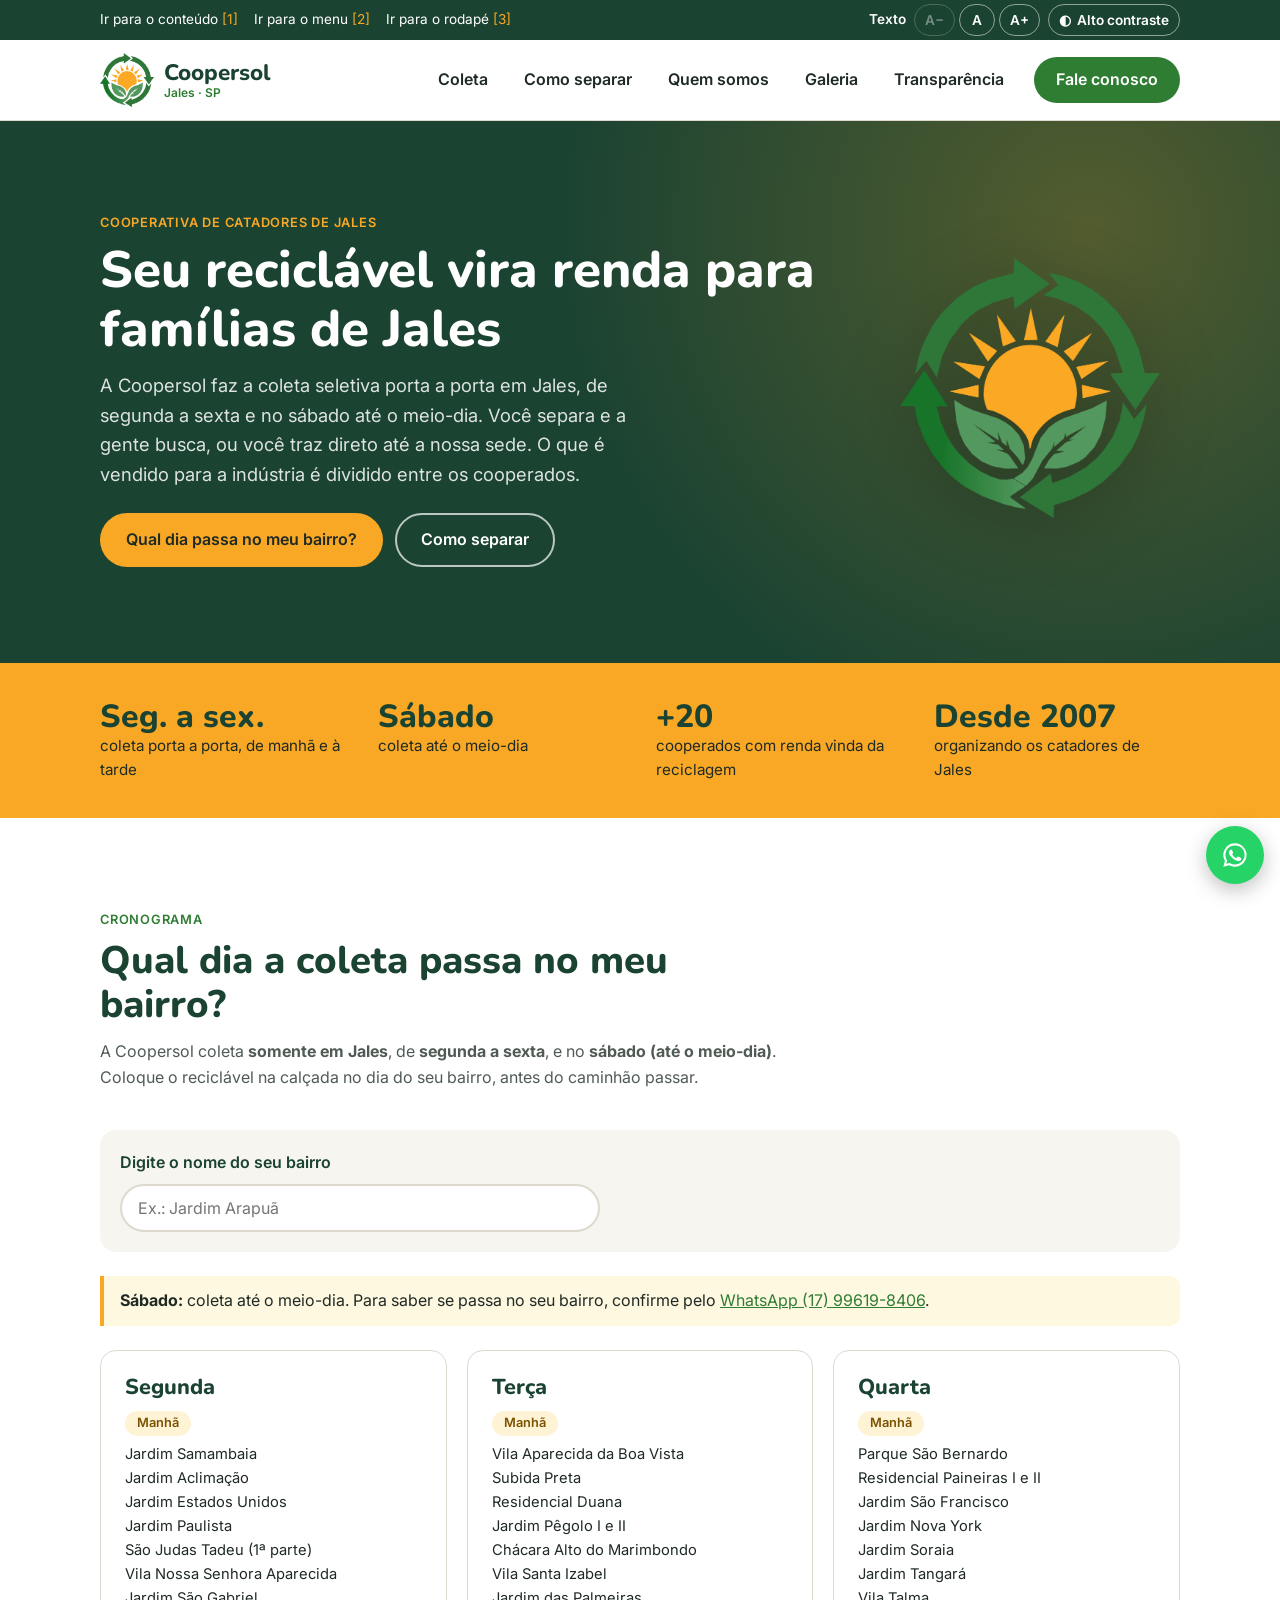
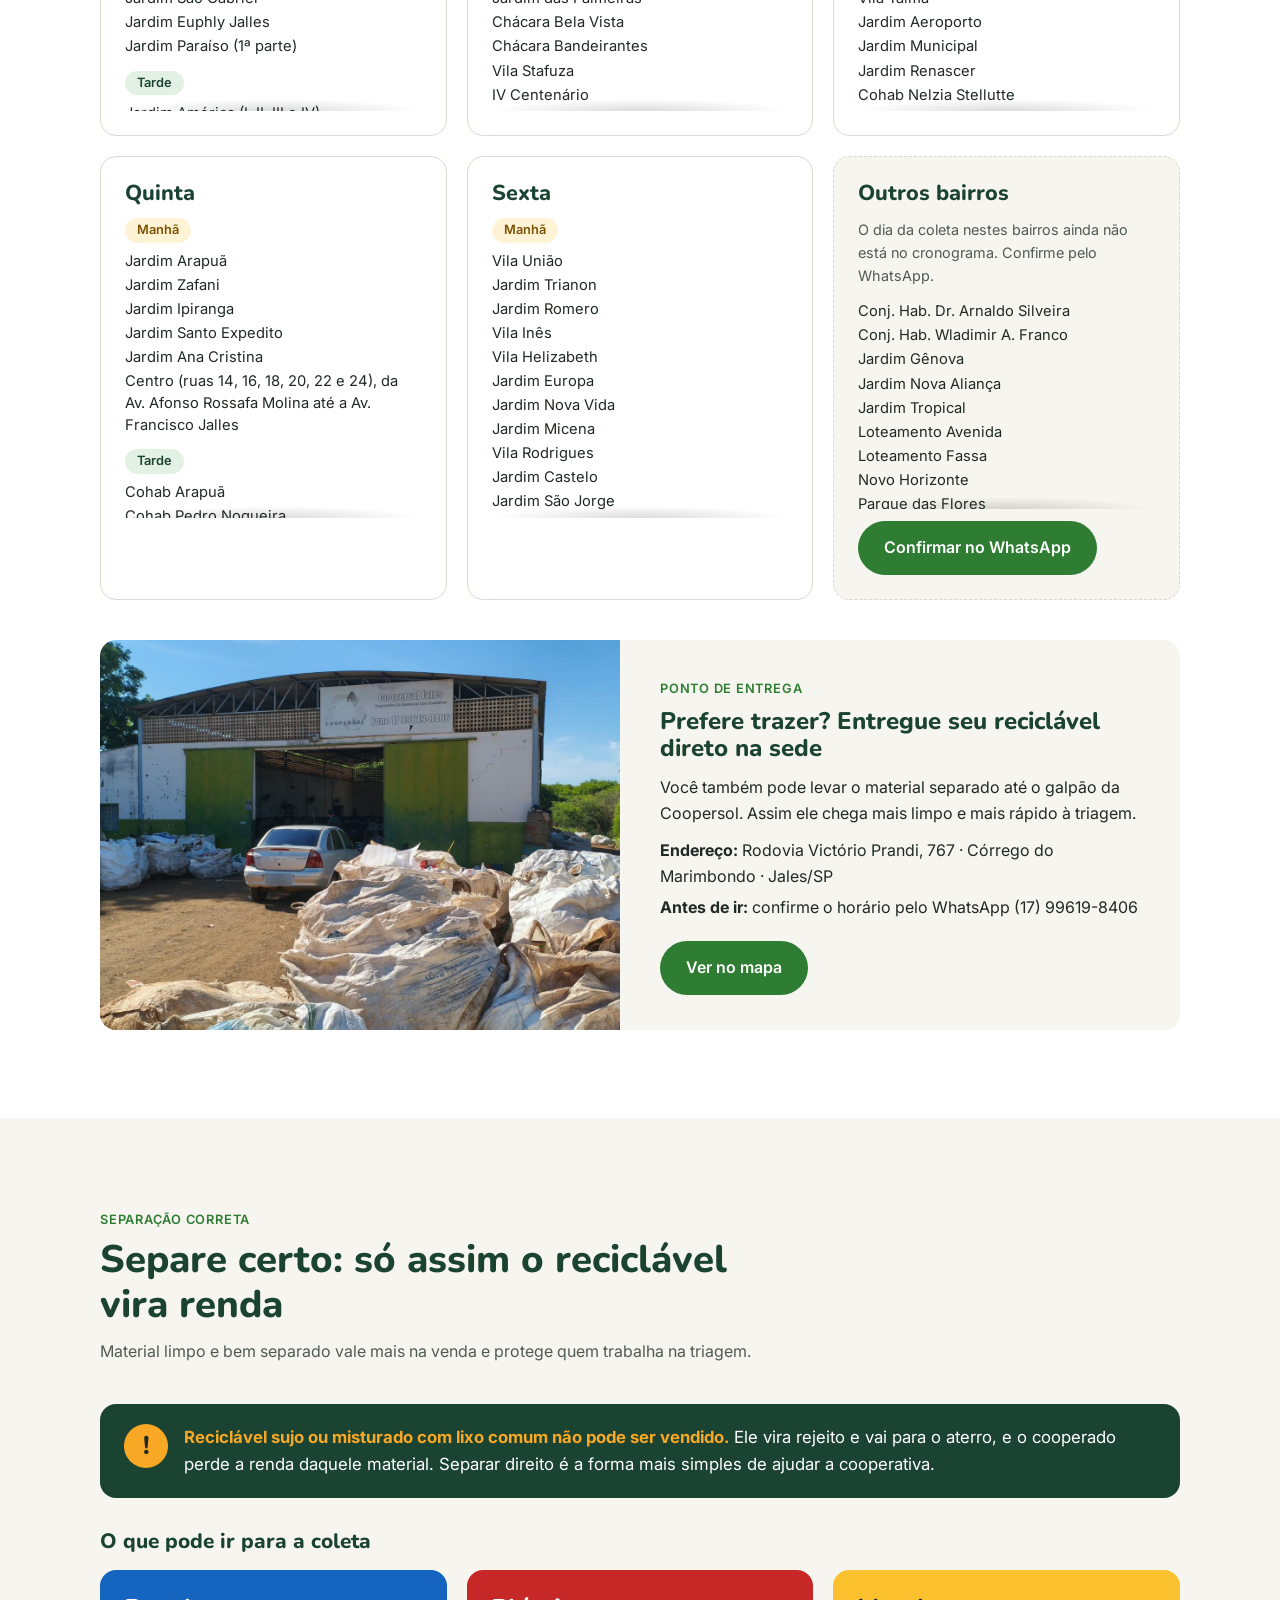
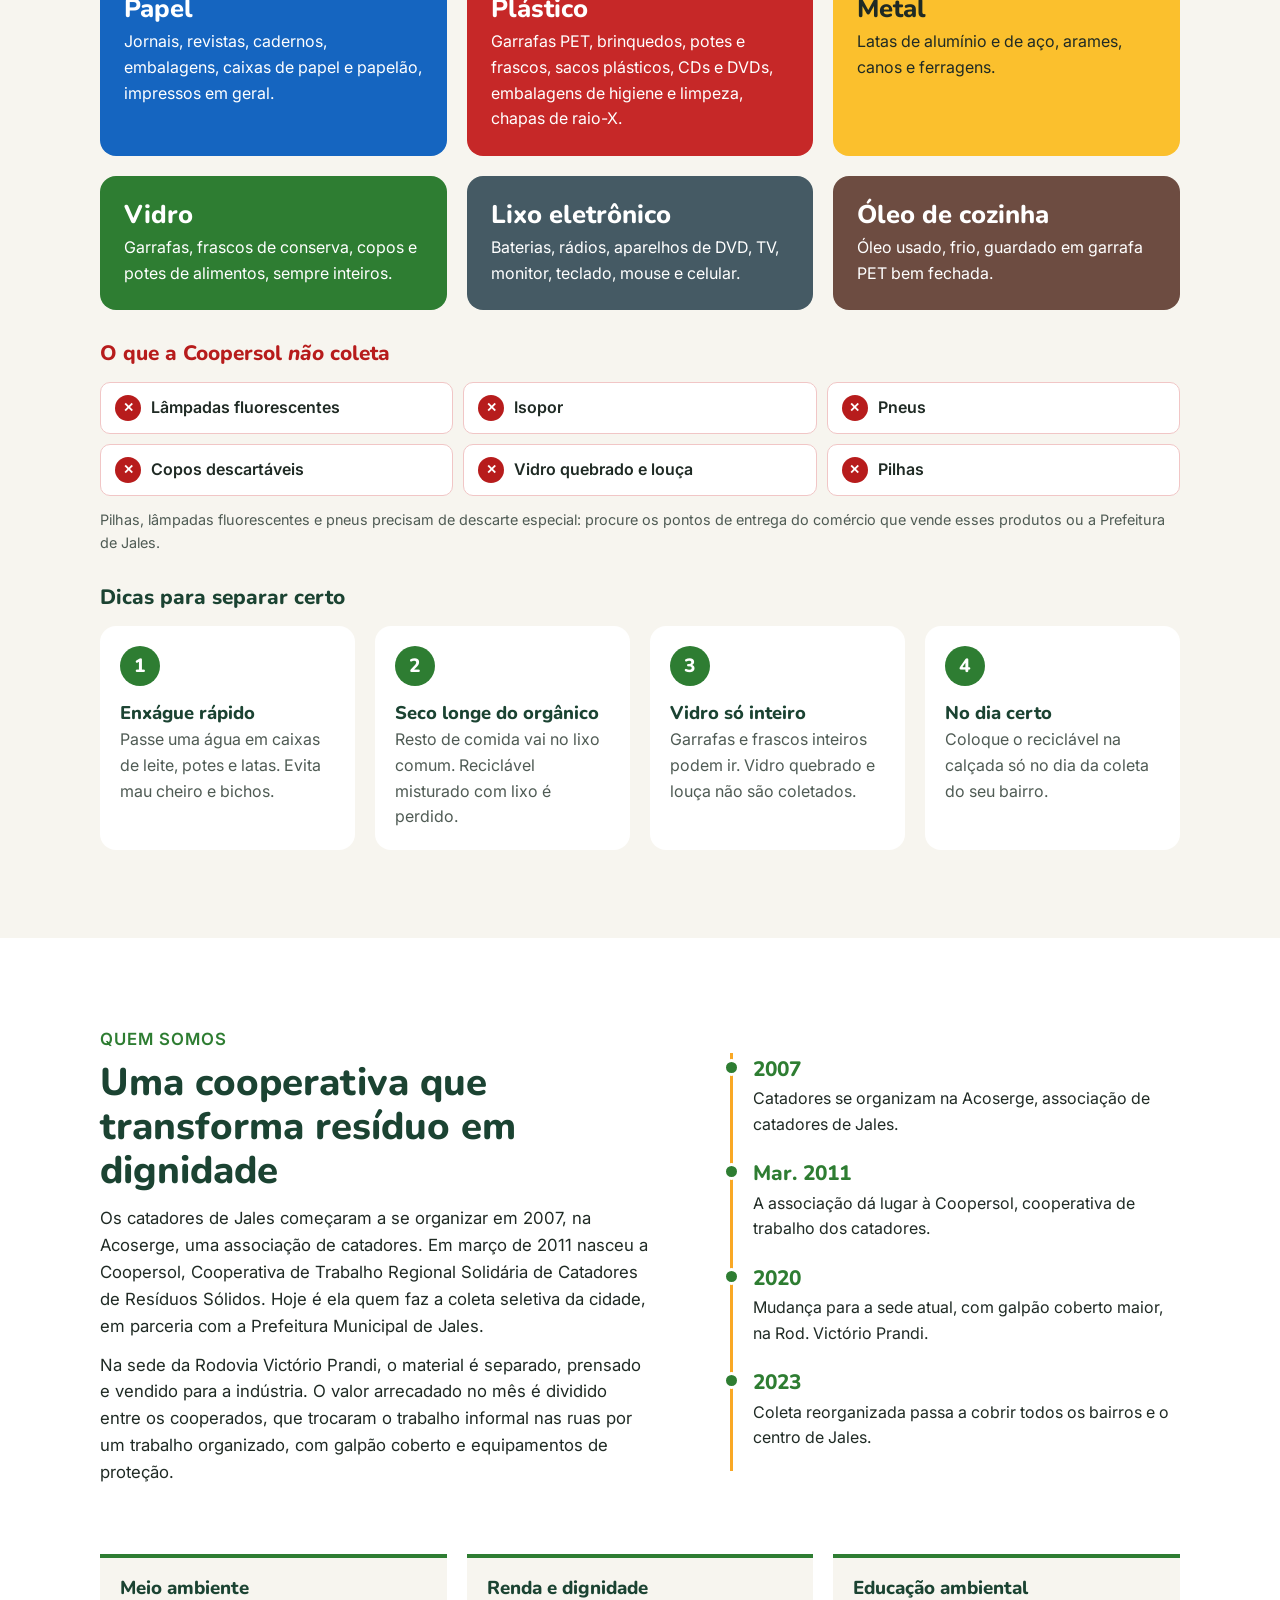
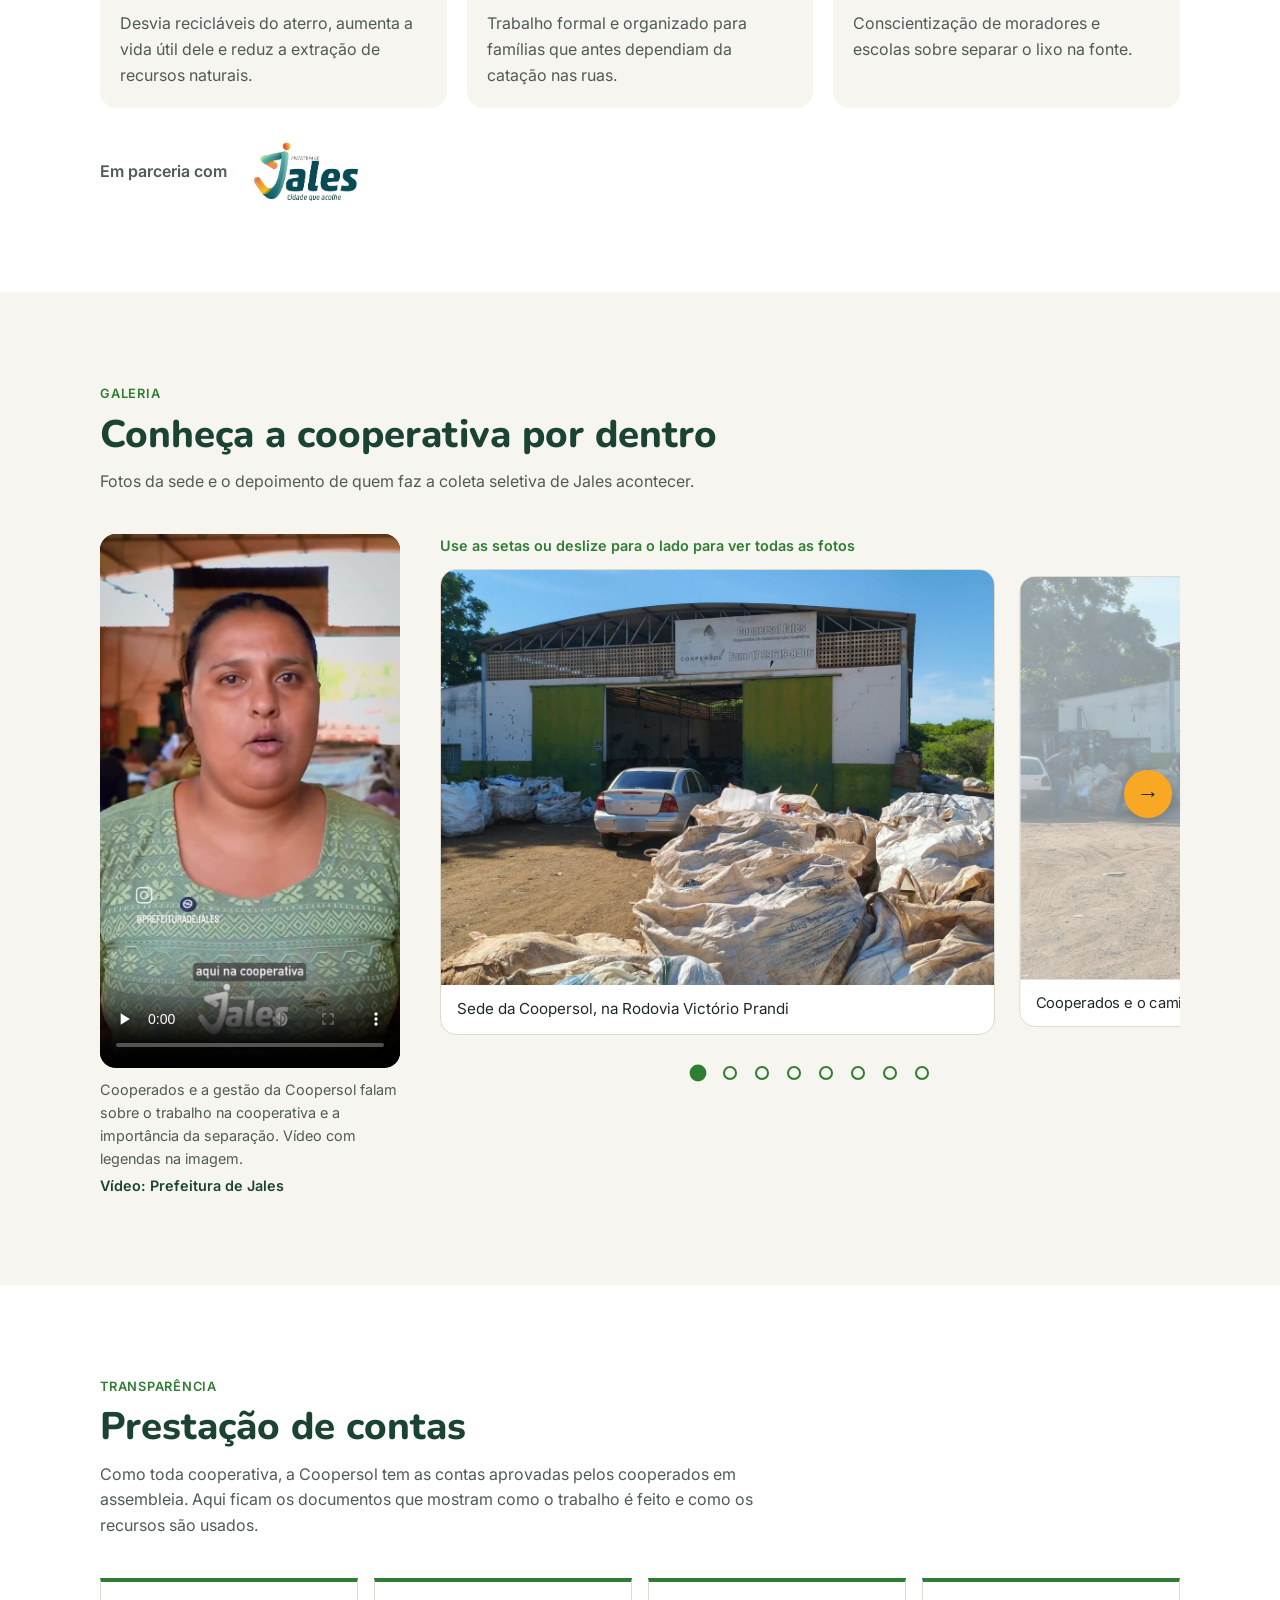
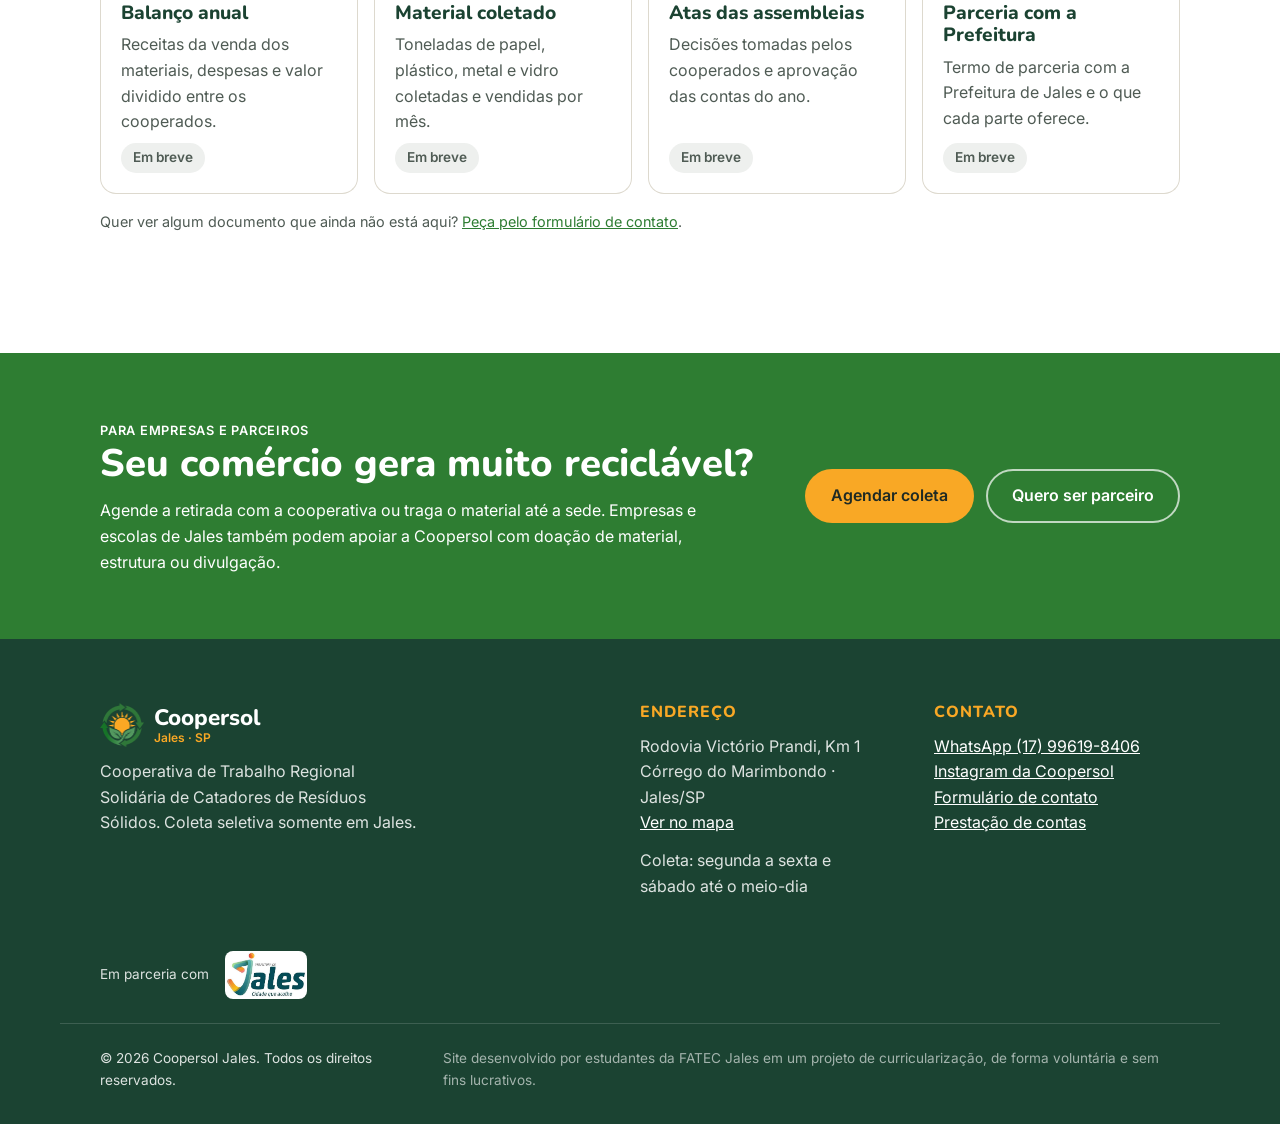
<file: index.html>
<!DOCTYPE html>
<html lang="pt-BR">
<head>
  <meta charset="UTF-8">
  <meta name="viewport" content="width=device-width, initial-scale=1.0">
  <title>Coopersol Jales — Coleta seletiva que gera renda</title>
  <meta name="description" content="Coopersol: cooperativa de catadores que faz a coleta seletiva em Jales/SP, de segunda a sábado. Veja o dia da coleta no seu bairro, o que separar e o que não coletamos.">
  <link rel="icon" href="assets/img/logo.png" type="image/svg+xml">

  <!-- Fontes -->
  <link rel="preconnect" href="https://fonts.googleapis.com">
  <link rel="preconnect" href="https://fonts.gstatic.com" crossorigin>
  <link href="https://fonts.googleapis.com/css2?family=Inter:wght@400;600&family=Nunito:wght@700;800&display=swap" rel="stylesheet">

  <!-- CSS: base para todos + um arquivo por tamanho de tela -->
  <link rel="stylesheet" href="assets/css/base.css">
  <link rel="stylesheet" href="assets/css/mobile.css" media="(max-width: 767px)">
  <link rel="stylesheet" href="assets/css/tablet.css" media="(min-width: 768px) and (max-width: 1023px)">
  <link rel="stylesheet" href="assets/css/desktop.css" media="(min-width: 1024px)">

  <!-- Aplica as preferências de acessibilidade salvas antes de desenhar a página (evita "piscar") -->
  <script>
    try {
      var a11y = JSON.parse(localStorage.getItem('coopersol-a11y') || '{}');
      if (a11y.contraste) document.documentElement.classList.add('alto-contraste');
      if (a11y.fonte) document.documentElement.style.fontSize = [100, 112.5, 125, 137.5][a11y.fonte] + '%';
    } catch (e) {}
  </script>
  <script src="assets/js/main.js" defer></script>
</head>
<body>

  <!-- ===== ACESSIBILIDADE =====
       Atalhos de teclado no padrão eMAG: Alt+1 conteúdo, Alt+2 menu, Alt+3 rodapé.
       Os botões de fonte e contraste são controlados por assets/js/main.js e ficam salvos no navegador. -->
  <a class="pular" href="#conteudo">Pular para o conteúdo</a>

  <div class="acessibilidade" role="region" aria-label="Opções de acessibilidade">
    <div class="container acessibilidade__linha">
      <nav class="acessibilidade__atalhos" aria-label="Atalhos">
        <a href="#conteudo" accesskey="1">Ir para o conteúdo <span>[1]</span></a>
        <a href="#menu" accesskey="2">Ir para o menu <span>[2]</span></a>
        <a href="#contato" accesskey="3">Ir para o rodapé <span>[3]</span></a>
      </nav>
      <div class="acessibilidade__opcoes">
        <span class="acessibilidade__rotulo" id="rotulo-fonte">Texto</span>
        <div class="a11y-grupo" role="group" aria-labelledby="rotulo-fonte">
          <button type="button" class="a11y-botao" data-a11y="menos" aria-label="A− diminuir o texto">A&minus;</button>
          <button type="button" class="a11y-botao" data-a11y="normal" aria-label="A tamanho normal do texto">A</button>
          <button type="button" class="a11y-botao" data-a11y="mais" aria-label="A+ aumentar o texto">A+</button>
        </div>
        <button type="button" class="a11y-botao" data-a11y="contraste" aria-pressed="false">
          <span aria-hidden="true">&#9680;</span> Alto contraste
        </button>
      </div>
      <p class="sr-only" id="a11y-aviso" aria-live="polite"></p>
    </div>
  </div>

  <!-- ===== CABEÇALHO ===== -->
  <header class="topo">
    <div class="container topo__linha">
      <a href="#conteudo" class="marca">
        <img src="assets/img/logo.png" alt="" class="marca__simbolo" width="54" height="54">
        <span class="marca__texto">
          <span class="marca__nome">Coopersol</span>
          <span class="marca__local">Jales · SP</span>
        </span>
      </a>

      <!-- Menu sem JavaScript: o checkbox abre/fecha o menu no celular -->
      <input type="checkbox" id="menu-toggle" class="menu-toggle" aria-label="Abrir menu">
      <label for="menu-toggle" class="menu-botao" aria-hidden="true">
        <span></span><span></span><span></span>
      </label>

      <nav class="menu" id="menu" aria-label="Menu principal">
        <a href="#coleta">Coleta</a>
        <a href="#separar">Como separar</a>
        <a href="#sobre">Quem somos</a>
        <a href="#galeria">Galeria</a>
        <a href="#transparencia">Transparência</a>
        <a href="formulario.html" class="menu__destaque">Fale conosco</a>
      </nav>
    </div>
  </header>

  <main id="conteudo" tabindex="-1">

    <!-- ===== HERO ===== -->
    <section class="hero">
      <div class="container hero__linha">
        <div class="hero__texto">
          <p class="etiqueta etiqueta--clara">Cooperativa de catadores de Jales</p>
          <h1>Seu reciclável vira renda para famílias de Jales</h1>
          <p class="hero__resumo">
            A Coopersol faz a coleta seletiva porta a porta em Jales, de segunda a sexta
            e no sábado até o meio-dia. Você separa e a gente busca, ou você traz direto até a nossa sede.
            O que é vendido para a indústria é dividido entre os cooperados.
          </p>
          <div class="hero__acoes">
            <a href="#coleta" class="botao botao--sol">Qual dia passa no meu bairro?</a>
            <a href="#separar" class="botao botao--contorno">Como separar</a>
          </div>
        </div>

        <div class="hero__arte" aria-hidden="true">
          <img src="assets/img/logo.png" alt="" width="260" height="260">
        </div>
      </div>
    </section>

    <!-- ===== NÚMEROS ===== -->
    <section class="numeros" aria-label="A Coopersol em números">
      <div class="container numeros__linha">
        <div class="numero">
          <strong>Seg. a sex.</strong>
          <span>coleta porta a porta, de manhã e à tarde</span>
        </div>
        <div class="numero">
          <strong>Sábado</strong>
          <span>coleta até o meio-dia</span>
        </div>
        <div class="numero">
          <strong>+20</strong>
          <span>cooperados com renda vinda da reciclagem</span>
        </div>
        <div class="numero">
          <strong>Desde 2007</strong>
          <span>organizando os catadores de Jales</span>
        </div>
      </div>
    </section>

    <!-- ===== COLETA NO BAIRRO ===== -->
    <section id="coleta" class="secao" aria-labelledby="titulo-coleta">
      <div class="container">
        <div class="secao__cabeca">
          <p class="etiqueta">Cronograma</p>
          <h2 id="titulo-coleta">Qual dia a coleta passa no meu bairro?</h2>
          <p>
            A Coopersol coleta <strong>somente em Jales</strong>, de <strong>segunda a sexta</strong>,
            e no <strong>sábado (até o meio-dia)</strong>. Coloque o reciclável na calçada no dia do seu bairro,
            antes do caminhão passar.
          </p>
        </div>

        <!-- Busca de bairro (assets/js/main.js). Sem JavaScript, a lista completa continua visível. -->
        <div class="busca" role="search" hidden>
          <label for="busca-bairro" class="busca__rotulo">Digite o nome do seu bairro</label>
          <div class="busca__linha">
            <input type="search" id="busca-bairro" class="busca__campo" placeholder="Ex.: Jardim Arapuã"
                   autocomplete="off" aria-describedby="busca-resultado">
          </div>
          <p class="busca__resultado" id="busca-resultado" aria-live="polite"></p>
        </div>

        <p class="aviso">
          <strong>Sábado:</strong> coleta até o meio-dia. Para saber se passa no seu bairro, confirme pelo
          <a href="https://wa.me/5517996198406">WhatsApp (17) 99619-8406</a>.
        </p>

        <div class="dias">
          <article class="dia" data-dia="Segunda">
            <h3 class="dia__nome">Segunda</h3>
            <div class="dia__corpo" tabindex="0" role="region" aria-label="Bairros atendidos na segunda">
              <div class="turno" data-turno="Manhã">
                <span class="turno__rotulo turno__rotulo--manha">Manhã</span>
                <ul class="bairros">
                  <li>Jardim Samambaia</li>
                  <li>Jardim Aclimação</li>
                  <li>Jardim Estados Unidos</li>
                  <li>Jardim Paulista</li>
                  <li>São Judas Tadeu (1ª parte)</li>
                  <li>Vila Nossa Senhora Aparecida</li>
                  <li>Jardim São Gabriel</li>
                  <li>Jardim Euphly Jalles</li>
                  <li>Jardim Paraíso (1ª parte)</li>
                </ul>
              </div>
              <div class="turno" data-turno="Tarde">
                <span class="turno__rotulo turno__rotulo--tarde">Tarde</span>
                <ul class="bairros">
                  <li>Jardim América (I, II, III e IV)</li>
                  <li>São Judas Tadeu (2ª parte)</li>
                  <li>Jardim Paraíso (2ª parte)</li>
                  <li>Centro (comércio)</li>
                </ul>
              </div>
            </div>
          </article>

          <article class="dia" data-dia="Terça">
            <h3 class="dia__nome">Terça</h3>
            <div class="dia__corpo" tabindex="0" role="region" aria-label="Bairros atendidos na terça">
              <div class="turno" data-turno="Manhã">
                <span class="turno__rotulo turno__rotulo--manha">Manhã</span>
                <ul class="bairros">
                  <li>Vila Aparecida da Boa Vista</li>
                  <li>Subida Preta</li>
                  <li>Residencial Duana</li>
                  <li>Jardim Pêgolo I e II</li>
                  <li>Chácara Alto do Marimbondo</li>
                  <li>Vila Santa Izabel</li>
                  <li>Jardim das Palmeiras</li>
                  <li>Chácara Bela Vista</li>
                  <li>Chácara Bandeirantes</li>
                  <li>Vila Stafuza</li>
                  <li>IV Centenário</li>
                  <li>Vila São José</li>
                  <li>Jardim Bom Jesus</li>
                  <li>Jardim Morumbi</li>
                  <li>Residencial Maria Silveira</li>
                  <li>Residencial Maria Paula</li>
                  <li>Vila Pinheiro</li>
                  <li>Vila Norma</li>
                </ul>
              </div>
              <div class="turno" data-turno="Tarde">
                <span class="turno__rotulo turno__rotulo--tarde">Tarde</span>
                <ul class="bairros">
                  <li>Jardim Oiti</li>
                  <li>Jardim Primavera</li>
                  <li>Residencial São Lucas</li>
                  <li>Jardim Pires de Andrade</li>
                  <li>Vila Nascimento</li>
                  <li>Alto do Ipê</li>
                  <li>Centro (comércio)</li>
                </ul>
              </div>
            </div>
          </article>

          <article class="dia" data-dia="Quarta">
            <h3 class="dia__nome">Quarta</h3>
            <div class="dia__corpo" tabindex="0" role="region" aria-label="Bairros atendidos na quarta">
              <div class="turno" data-turno="Manhã">
                <span class="turno__rotulo turno__rotulo--manha">Manhã</span>
                <ul class="bairros">
                  <li>Parque São Bernardo</li>
                  <li>Residencial Paineiras I e II</li>
                  <li>Jardim São Francisco</li>
                  <li>Jardim Nova York</li>
                  <li>Jardim Soraia</li>
                  <li>Jardim Tangará</li>
                  <li>Vila Talma</li>
                  <li>Jardim Aeroporto</li>
                  <li>Jardim Municipal</li>
                  <li>Jardim Renascer</li>
                  <li>Cohab Nelzia Stellutte</li>
                  <li>CECAP</li>
                  <li>Jardim Novo Mundo</li>
                  <li>Jardim Brasília</li>
                  <li>Jardim Paulo VI</li>
                  <li>Cohab Honório Amadeu</li>
                  <li>Vila Maria</li>
                </ul>
              </div>
              <div class="turno" data-turno="Tarde">
                <span class="turno__rotulo turno__rotulo--tarde">Tarde</span>
                <ul class="bairros">
                  <li>Jardim Morumbi</li>
                  <li>Jardim Eldorado</li>
                  <li>Jardim Brasil</li>
                  <li>Jardim Monterey</li>
                  <li>Jardim do Bosque</li>
                  <li>Jardim Guaraní</li>
                  <li>Centro (comércio)</li>
                </ul>
              </div>
            </div>
          </article>

          <article class="dia" data-dia="Quinta">
            <h3 class="dia__nome">Quinta</h3>
            <div class="dia__corpo" tabindex="0" role="region" aria-label="Bairros atendidos na quinta">
              <div class="turno" data-turno="Manhã">
                <span class="turno__rotulo turno__rotulo--manha">Manhã</span>
                <ul class="bairros">
                  <li>Jardim Arapuã</li>
                  <li>Jardim Zafani</li>
                  <li>Jardim Ipiranga</li>
                  <li>Jardim Santo Expedito</li>
                  <li>Jardim Ana Cristina</li>
                  <li>Centro (ruas 14, 16, 18, 20, 22 e 24), da Av. Afonso Rossafa Molina até a Av. Francisco Jalles</li>
                </ul>
              </div>
              <div class="turno" data-turno="Tarde">
                <span class="turno__rotulo turno__rotulo--tarde">Tarde</span>
                <ul class="bairros">
                  <li>Cohab Arapuã</li>
                  <li>Cohab Pedro Nogueira</li>
                  <li>Cohab João Colodetti</li>
                  <li>Vila Mariana</li>
                  <li>Maria Gabriela</li>
                  <li>JACB</li>
                  <li>Monte Líbano</li>
                </ul>
              </div>
            </div>
          </article>

          <article class="dia" data-dia="Sexta">
            <h3 class="dia__nome">Sexta</h3>
            <div class="dia__corpo" tabindex="0" role="region" aria-label="Bairros atendidos na sexta">
              <div class="turno" data-turno="Manhã">
                <span class="turno__rotulo turno__rotulo--manha">Manhã</span>
                <ul class="bairros">
                  <li>Vila União</li>
                  <li>Jardim Trianon</li>
                  <li>Jardim Romero</li>
                  <li>Vila Inês</li>
                  <li>Vila Helizabeth</li>
                  <li>Jardim Europa</li>
                  <li>Jardim Nova Vida</li>
                  <li>Jardim Micena</li>
                  <li>Vila Rodrigues</li>
                  <li>Jardim Castelo</li>
                  <li>Jardim São Jorge</li>
                  <li>Vila Goldoni</li>
                  <li>Nova Jales (I e II)</li>
                  <li>Jardim Alvorada</li>
                  <li>Residencial Alpha Jales</li>
                </ul>
              </div>
              <div class="turno" data-turno="Tarde">
                <span class="turno__rotulo turno__rotulo--tarde">Tarde</span>
                <ul class="bairros">
                  <li>Cohab Roque Viola</li>
                  <li>Cohab Dercílio Joaquim de Carvalho</li>
                  <li>Cohab Santo Hernandes Argentina</li>
                  <li>Residencial Big Plaza</li>
                  <li>Centro (Rua 1 até a Av. Jânio Quadros)</li>
                  <li>Centro (Rua 2 até a Rua 14)</li>
                </ul>
              </div>
            </div>
          </article>

          <article class="dia dia--outros" data-dia="Outros" data-a-confirmar>
            <h3 class="dia__nome">Outros bairros</h3>
            <p class="dia__nota">O dia da coleta nestes bairros ainda não está no cronograma. Confirme pelo WhatsApp.</p>
            <div class="dia__corpo" tabindex="0" role="region" aria-label="Outros bairros, com dia a confirmar">
              <div class="turno" data-turno="dia a confirmar">
                <ul class="bairros">
                  <li>Conj. Hab. Dr. Arnaldo Silveira</li>
                  <li>Conj. Hab. Wladimir A. Franco</li>
                  <li>Jardim Gênova</li>
                  <li>Jardim Nova Aliança</li>
                  <li>Jardim Tropical</li>
                  <li>Loteamento Avenida</li>
                  <li>Loteamento Fassa</li>
                  <li>Novo Horizonte</li>
                  <li>Parque das Flores</li>
                  <li>Parque Industrial I (José Antônio Caparroz)</li>
                  <li>Parque Industrial II (Valentim Paulo Viola)</li>
                  <li>Residencial Bella Vista</li>
                  <li>Residencial Carmom</li>
                  <li>Residencial Gran Plaza</li>
                  <li>Residencial Green Valley</li>
                  <li>Residencial Hipócrates</li>
                  <li>Residencial Honório Amadeu</li>
                  <li>Residencial Jardim Elisa</li>
                  <li>Residencial Jardim Vila Maria II</li>
                  <li>Residencial José Rodrigues</li>
                  <li>Residencial Maione</li>
                </ul>
              </div>
            </div>
            <a href="https://wa.me/5517996198406" class="botao botao--verde">Confirmar no WhatsApp</a>
          </article>
        </div>

        <!-- Ponto de entrega na sede -->
        <div class="entrega">
          <img src="assets/img/galeria/01-fachada.jpg" alt="Fachada da sede da Coopersol, um galpão branco e verde com a placa da cooperativa" class="entrega__foto" width="1200" height="900" loading="lazy">
          <div class="entrega__texto">
            <p class="etiqueta">Ponto de entrega</p>
            <h3>Prefere trazer? Entregue seu reciclável direto na sede</h3>
            <p>
              Você também pode levar o material separado até o galpão da Coopersol.
              Assim ele chega mais limpo e mais rápido à triagem.
            </p>
            <ul class="entrega__info">
              <li><strong>Endereço:</strong> Rodovia Victório Prandi, 767 · Córrego do Marimbondo · Jales/SP</li>
              <li><strong>Antes de ir:</strong> confirme o horário pelo WhatsApp (17) 99619-8406</li>
            </ul>
            <a href="https://www.google.com/maps/search/?api=1&amp;query=-20.307562%2C-50.548875" class="botao botao--verde">Ver no mapa</a>
          </div>
        </div>
      </div>
    </section>

    <!-- ===== COMO SEPARAR ===== -->
    <section id="separar" class="secao secao--papel" aria-labelledby="titulo-separar">
      <div class="container">
        <div class="secao__cabeca">
          <p class="etiqueta">Separação correta</p>
          <h2 id="titulo-separar">Separe certo: só assim o reciclável vira renda</h2>
          <p>Material limpo e bem separado vale mais na venda e protege quem trabalha na triagem.</p>
        </div>

        <div class="destaque-separacao" role="note">
          <span class="destaque-separacao__icone" aria-hidden="true">!</span>
          <p>
            <strong>Reciclável sujo ou misturado com lixo comum não pode ser vendido.</strong>
            Ele vira rejeito e vai para o aterro, e o cooperado perde a renda daquele material.
            Separar direito é a forma mais simples de ajudar a cooperativa.
          </p>
        </div>

        <h3 class="subtitulo">O que pode ir para a coleta</h3>
        <div class="materiais">
          <article class="material material--papel">
            <h4>Papel</h4>
            <p>Jornais, revistas, cadernos, embalagens, caixas de papel e papelão, impressos em geral.</p>
          </article>
          <article class="material material--plastico">
            <h4>Plástico</h4>
            <p>Garrafas PET, brinquedos, potes e frascos, sacos plásticos, CDs e DVDs, embalagens de higiene e limpeza, chapas de raio-X.</p>
          </article>
          <article class="material material--metal">
            <h4>Metal</h4>
            <p>Latas de alumínio e de aço, arames, canos e ferragens.</p>
          </article>
          <article class="material material--vidro">
            <h4>Vidro</h4>
            <p>Garrafas, frascos de conserva, copos e potes de alimentos, sempre inteiros.</p>
          </article>
          <article class="material material--eletronico">
            <h4>Lixo eletrônico</h4>
            <p>Baterias, rádios, aparelhos de DVD, TV, monitor, teclado, mouse e celular.</p>
          </article>
          <article class="material material--oleo">
            <h4>Óleo de cozinha</h4>
            <p>Óleo usado, frio, guardado em garrafa PET bem fechada.</p>
          </article>
        </div>

        <h3 class="subtitulo subtitulo--alerta">O que a Coopersol <em>não</em> coleta</h3>
        <ul class="nao-coleta">
          <li>Lâmpadas fluorescentes</li>
          <li>Isopor</li>
          <li>Pneus</li>
          <li>Copos descartáveis</li>
          <li>Vidro quebrado e louça</li>
          <li>Pilhas</li>
        </ul>
        <p class="nota">
          Pilhas, lâmpadas fluorescentes e pneus precisam de descarte especial: procure os pontos de
          entrega do comércio que vende esses produtos ou a Prefeitura de Jales.
        </p>

        <h3 class="subtitulo">Dicas para separar certo</h3>
        <div class="dicas">
          <div class="dica">
            <span class="dica__numero" aria-hidden="true">1</span>
            <div>
              <h4>Enxágue rápido</h4>
              <p>Passe uma água em caixas de leite, potes e latas. Evita mau cheiro e bichos.</p>
            </div>
          </div>
          <div class="dica">
            <span class="dica__numero" aria-hidden="true">2</span>
            <div>
              <h4>Seco longe do orgânico</h4>
              <p>Resto de comida vai no lixo comum. Reciclável misturado com lixo é perdido.</p>
            </div>
          </div>
          <div class="dica">
            <span class="dica__numero" aria-hidden="true">3</span>
            <div>
              <h4>Vidro só inteiro</h4>
              <p>Garrafas e frascos inteiros podem ir. Vidro quebrado e louça não são coletados.</p>
            </div>
          </div>
          <div class="dica">
            <span class="dica__numero" aria-hidden="true">4</span>
            <div>
              <h4>No dia certo</h4>
              <p>Coloque o reciclável na calçada só no dia da coleta do seu bairro.</p>
            </div>
          </div>
        </div>
      </div>
    </section>

    <!-- ===== QUEM SOMOS ===== -->
    <section id="sobre" class="secao" aria-labelledby="titulo-sobre">
      <div class="container sobre">
        <div class="sobre__texto">
          <p class="etiqueta">Quem somos</p>
          <h2 id="titulo-sobre">Uma cooperativa que transforma resíduo em dignidade</h2>
          <p>
            Os catadores de Jales começaram a se organizar em 2007, na Acoserge, uma associação
            de catadores. Em março de 2011 nasceu a Coopersol, Cooperativa de Trabalho Regional
            Solidária de Catadores de Resíduos Sólidos. Hoje é ela quem faz a coleta seletiva
            da cidade, em parceria com a Prefeitura Municipal de Jales.
          </p>
          <p>
            Na sede da Rodovia Victório Prandi, o material é separado, prensado e vendido
            para a indústria. O valor arrecadado no mês é dividido entre os cooperados, que
            trocaram o trabalho informal nas ruas por um trabalho organizado, com galpão coberto
            e equipamentos de proteção.
          </p>
        </div>

        <ol class="linha-tempo">
          <li>
            <span class="linha-tempo__ano">2007</span>
            <p>Catadores se organizam na Acoserge, associação de catadores de Jales.</p>
          </li>
          <li>
            <span class="linha-tempo__ano">Mar. 2011</span>
            <p>A associação dá lugar à Coopersol, cooperativa de trabalho dos catadores.</p>
          </li>
          <!-- CONFIRMAR com o Sandro se a mudança de sede foi mesmo em 2020 -->
          <li>
            <span class="linha-tempo__ano">2020</span>
            <p>Mudança para a sede atual, com galpão coberto maior, na Rod. Victório Prandi.</p>
          </li>
          <li>
            <span class="linha-tempo__ano">2023</span>
            <p>Coleta reorganizada passa a cobrir todos os bairros e o centro de Jales.</p>
          </li>
        </ol>
      </div>

      <div class="container pilares">
        <article class="pilar">
          <h3>Meio ambiente</h3>
          <p>Desvia recicláveis do aterro, aumenta a vida útil dele e reduz a extração de recursos naturais.</p>
        </article>
        <article class="pilar">
          <h3>Renda e dignidade</h3>
          <p>Trabalho formal e organizado para famílias que antes dependiam da catação nas ruas.</p>
        </article>
        <article class="pilar">
          <h3>Educação ambiental</h3>
          <p>Conscientização de moradores e escolas sobre separar o lixo na fonte.</p>
        </article>
      </div>

      <div class="container parceria">
        <p>Em parceria com</p>
        <img src="assets/img/prefeitura-jales.jpg" alt="Prefeitura de Jales, Cidade que acolhe" width="622" height="362" class="parceria__logo">
      </div>
    </section>

    <!-- ===== GALERIA: VÍDEO + CARROSSEL DE FOTOS ===== -->
    <section id="galeria" class="secao secao--papel" aria-labelledby="titulo-galeria">
      <div class="container">
        <div class="secao__cabeca">
          <p class="etiqueta">Galeria</p>
          <h2 id="titulo-galeria">Conheça a cooperativa por dentro</h2>
          <p>Fotos da sede e o depoimento de quem faz a coleta seletiva de Jales acontecer.</p>
        </div>

        <div class="galeria">
          <figure class="video">
            <video controls preload="none" poster="assets/video/poster.jpg" width="720" height="1280"
                   aria-describedby="video-descricao">
              <source src="assets/video/coopersol-prefeitura.mp4" type="video/mp4">
              Seu navegador não reproduz vídeos.
              <a href="assets/video/coopersol-prefeitura.mp4">Baixe o vídeo</a>.
            </video>
            <figcaption id="video-descricao">
              Cooperados e a gestão da Coopersol falam sobre o trabalho na cooperativa
              e a importância da separação. Vídeo com legendas na imagem.
              <span class="credito">Vídeo: Prefeitura de Jales</span>
            </figcaption>
          </figure>

          <div class="fotos">
            <p class="fotos__dica" id="fotos-dica">
              Use as setas ou deslize para o lado para ver todas as fotos
            </p>
            <!-- Carrossel: scroll-snap no CSS + setas, bolinhas e rolagem suave no assets/js/main.js -->
            <div class="carrossel-moldura">
              <button type="button" class="carrossel__seta carrossel__seta--anterior" aria-label="Foto anterior" hidden>&#8592;</button>
              <ul class="carrossel" tabindex="0" aria-label="Fotos da Coopersol" aria-describedby="fotos-dica">
              <li class="slide">
                <figure>
                  <img src="assets/img/galeria/01-fachada.jpg" alt="Fachada do galpão da Coopersol com a placa da cooperativa e um carro estacionado na frente" width="1200" height="900" loading="lazy">
                  <figcaption>Sede da Coopersol, na Rodovia Victório Prandi</figcaption>
                </figure>
              </li>
              <li class="slide">
                <figure>
                  <img src="assets/img/galeria/02-cooperados.jpg" alt="Grupo de cooperados em frente ao galpão, ao lado do caminhão da coleta e de big bags com material" width="1200" height="900" loading="lazy">
                  <figcaption>Cooperados e o caminhão da coleta</figcaption>
                </figure>
              </li>
              <li class="slide">
                <figure>
                  <img src="assets/img/galeria/03-galpao.jpg" alt="Interior do galpão coberto, com uma grande pilha de recicláveis e cooperadas trabalhando na mesa de triagem ao fundo" width="1200" height="900" loading="lazy">
                  <figcaption>Galpão de triagem: o material chega da coleta e é separado</figcaption>
                </figure>
              </li>
              <li class="slide">
                <figure>
                  <img src="assets/img/galeria/04-prensa.jpg" alt="Prensa hidráulica azul e amarela ao lado de fardos de papel já prensados" width="1200" height="900" loading="lazy">
                  <figcaption>Prensa que transforma o material em fardos</figcaption>
                </figure>
              </li>
              <li class="slide">
                <figure>
                  <img src="assets/img/galeria/05-fardos.jpg" alt="Fardos de papelão empilhados no pátio, cobertos por lona" width="1200" height="900" loading="lazy">
                  <figcaption>Fardos de papelão prontos para a venda à indústria</figcaption>
                </figure>
              </li>
              <li class="slide">
                <figure>
                  <img src="assets/img/galeria/06-bags.jpg" alt="Big bags cheios de material separado ao lado do galpão" width="1200" height="900" loading="lazy">
                  <figcaption>Big bags com material já separado</figcaption>
                </figure>
              </li>
              <li class="slide">
                <figure>
                  <img src="assets/img/galeria/07-patio.jpg" alt="Pátio com empilhadeira e big bags com latas e garrafas PET" width="1200" height="900" loading="lazy">
                  <figcaption>Pátio com latas e garrafas PET separadas</figcaption>
                </figure>
              </li>
              <li class="slide">
                <figure>
                  <img src="assets/img/galeria/08-visita.jpg" alt="Estudantes conversando com uma cooperada na entrada do galpão" width="1200" height="900" loading="lazy">
                  <figcaption>Visita dos estudantes da FATEC Jales, novembro de 2026</figcaption>
                </figure>
              </li>
              </ul>
              <button type="button" class="carrossel__seta carrossel__seta--proxima" aria-label="Próxima foto" hidden>&#8594;</button>
            </div>
            <div class="carrossel__pontos" hidden></div>
            <p class="sr-only" id="carrossel-aviso" aria-live="polite"></p>
          </div>
        </div>
      </div>
    </section>

    <!-- ===== PRESTAÇÃO DE CONTAS ===== -->
    <section id="transparencia" class="secao" aria-labelledby="titulo-transparencia">
      <div class="container">
        <div class="secao__cabeca">
          <p class="etiqueta">Transparência</p>
          <h2 id="titulo-transparencia">Prestação de contas</h2>
          <p>
            Como toda cooperativa, a Coopersol tem as contas aprovadas pelos cooperados em assembleia.
            Aqui ficam os documentos que mostram como o trabalho é feito e como os recursos são usados.
          </p>
        </div>

        <!-- Para publicar um documento: coloque o PDF em assets/docs/, troque o <span class="status">
             por um link <a class="botao botao--verde" href="assets/docs/arquivo.pdf">Abrir PDF</a> -->
        <div class="documentos">
          <article class="documento">
            <h3>Balanço anual</h3>
            <p>Receitas da venda dos materiais, despesas e valor dividido entre os cooperados.</p>
            <span class="status">Em breve</span>
          </article>
          <article class="documento">
            <h3>Material coletado</h3>
            <p>Toneladas de papel, plástico, metal e vidro coletadas e vendidas por mês.</p>
            <span class="status">Em breve</span>
          </article>
          <article class="documento">
            <h3>Atas das assembleias</h3>
            <p>Decisões tomadas pelos cooperados e aprovação das contas do ano.</p>
            <span class="status">Em breve</span>
          </article>
          <article class="documento">
            <h3>Parceria com a Prefeitura</h3>
            <p>Termo de parceria com a Prefeitura de Jales e o que cada parte oferece.</p>
            <span class="status">Em breve</span>
          </article>
        </div>
        <p class="nota">
          Quer ver algum documento que ainda não está aqui?
          <a href="formulario.html">Peça pelo formulário de contato</a>.
        </p>
      </div>
    </section>

    <!-- ===== EMPRESAS ===== -->
    <section id="empresas" class="secao secao--verde" aria-labelledby="titulo-empresas">
      <div class="container empresas">
        <div class="empresas__texto">
          <p class="etiqueta etiqueta--clara">Para empresas e parceiros</p>
          <h2 id="titulo-empresas">Seu comércio gera muito reciclável?</h2>
          <p>
            Agende a retirada com a cooperativa ou traga o material até a sede.
            Empresas e escolas de Jales também podem apoiar a Coopersol com doação
            de material, estrutura ou divulgação.
          </p>
        </div>
        <div class="empresas__acoes">
          <a href="https://wa.me/5517996198406" class="botao botao--sol">Agendar coleta</a>
          <a href="formulario.html" class="botao botao--contorno">Quero ser parceiro</a>
        </div>
      </div>
    </section>

  </main>

  <!-- ===== RODAPÉ / CONTATO ===== -->
  <footer id="contato" class="rodape" tabindex="-1">
    <div class="container rodape__linha">
      <div class="rodape__marca">
        <a href="#conteudo" class="marca marca--clara">
          <img src="assets/img/logo.png" alt="" class="marca__simbolo" width="44" height="44">
          <span class="marca__texto">
            <span class="marca__nome">Coopersol</span>
            <span class="marca__local">Jales · SP</span>
          </span>
        </a>
        <p>Cooperativa de Trabalho Regional Solidária de Catadores de Resíduos Sólidos. Coleta seletiva somente em Jales.</p>
      </div>

      <div class="rodape__bloco">
        <h3>Endereço</h3>
        <p>Rodovia Victório Prandi, Km 1<br>Córrego do Marimbondo · Jales/SP<br>
          <a href="https://www.google.com/maps/search/?api=1&amp;query=-20.307562%2C-50.548875">Ver no mapa</a></p>
        <p>Coleta: segunda a sexta e sábado até o meio-dia</p>
      </div>

      <div class="rodape__bloco">
        <h3>Contato</h3>
        <p>
          <a href="https://wa.me/5517996198406">WhatsApp (17) 99619-8406</a><br>
          <a href="https://www.instagram.com/coopersoljales.sp2026?bqrl=aGZpajhiN3BhMjNr">Instagram da Coopersol</a><br>
          <a href="formulario.html">Formulário de contato</a><br>
          <a href="#transparencia">Prestação de contas</a>
        </p>
      </div>
    </div>

    <div class="container rodape__parceria">
      <p>Em parceria com</p>
      <img src="assets/img/prefeitura-jales.jpg" alt="Prefeitura de Jales, Cidade que acolhe" width="155" height="90">
    </div>

    <div class="container rodape__base">
      <p class="rodape__copyright">&copy; 2026 Coopersol Jales. Todos os direitos reservados.</p>
      <p>Site desenvolvido por estudantes da FATEC Jales em um projeto de curricularização,
        de forma voluntária e sem fins lucrativos.</p>
    </div>
  </footer>

  <!-- Botão fixo de WhatsApp -->
  <a href="https://wa.me/5517996198406" class="whats-fixo" aria-label="Falar com a Coopersol no WhatsApp">
    <svg viewBox="0 0 24 24" width="28" height="28" aria-hidden="true"><path fill="currentColor" d="M12 2a10 10 0 0 0-8.6 15.1L2 22l5-1.3A10 10 0 1 0 12 2zm0 18.2a8.2 8.2 0 0 1-4.2-1.2l-.3-.2-3 .8.8-2.9-.2-.3A8.2 8.2 0 1 1 12 20.2zm4.5-6.1c-.2-.1-1.5-.7-1.7-.8s-.4-.1-.6.1-.7.8-.8 1-.3.2-.5.1a6.7 6.7 0 0 1-3.3-2.9c-.3-.4.3-.4.7-1.4a.5.5 0 0 0 0-.5l-.8-1.8c-.2-.5-.4-.4-.6-.4h-.5a1 1 0 0 0-.7.3 3 3 0 0 0-.9 2.2 5.1 5.1 0 0 0 1.1 2.7 11.6 11.6 0 0 0 4.4 3.9c1.7.7 2.3.8 3.1.6a2.7 2.7 0 0 0 1.8-1.2 2.2 2.2 0 0 0 .1-1.2c0-.1-.2-.2-.4-.3z"/></svg>
  </a>

  <!-- VLibras: tradutor para Libras do Governo Federal (vlibras.gov.br) -->
  <div vw class="enabled">
    <div vw-access-button class="active"></div>
    <div vw-plugin-wrapper>
      <div class="vw-plugin-top-wrapper"></div>
    </div>
  </div>
  <script src="https://vlibras.gov.br/app/vlibras-plugin.js" defer></script>

</body>
</html>
</file>
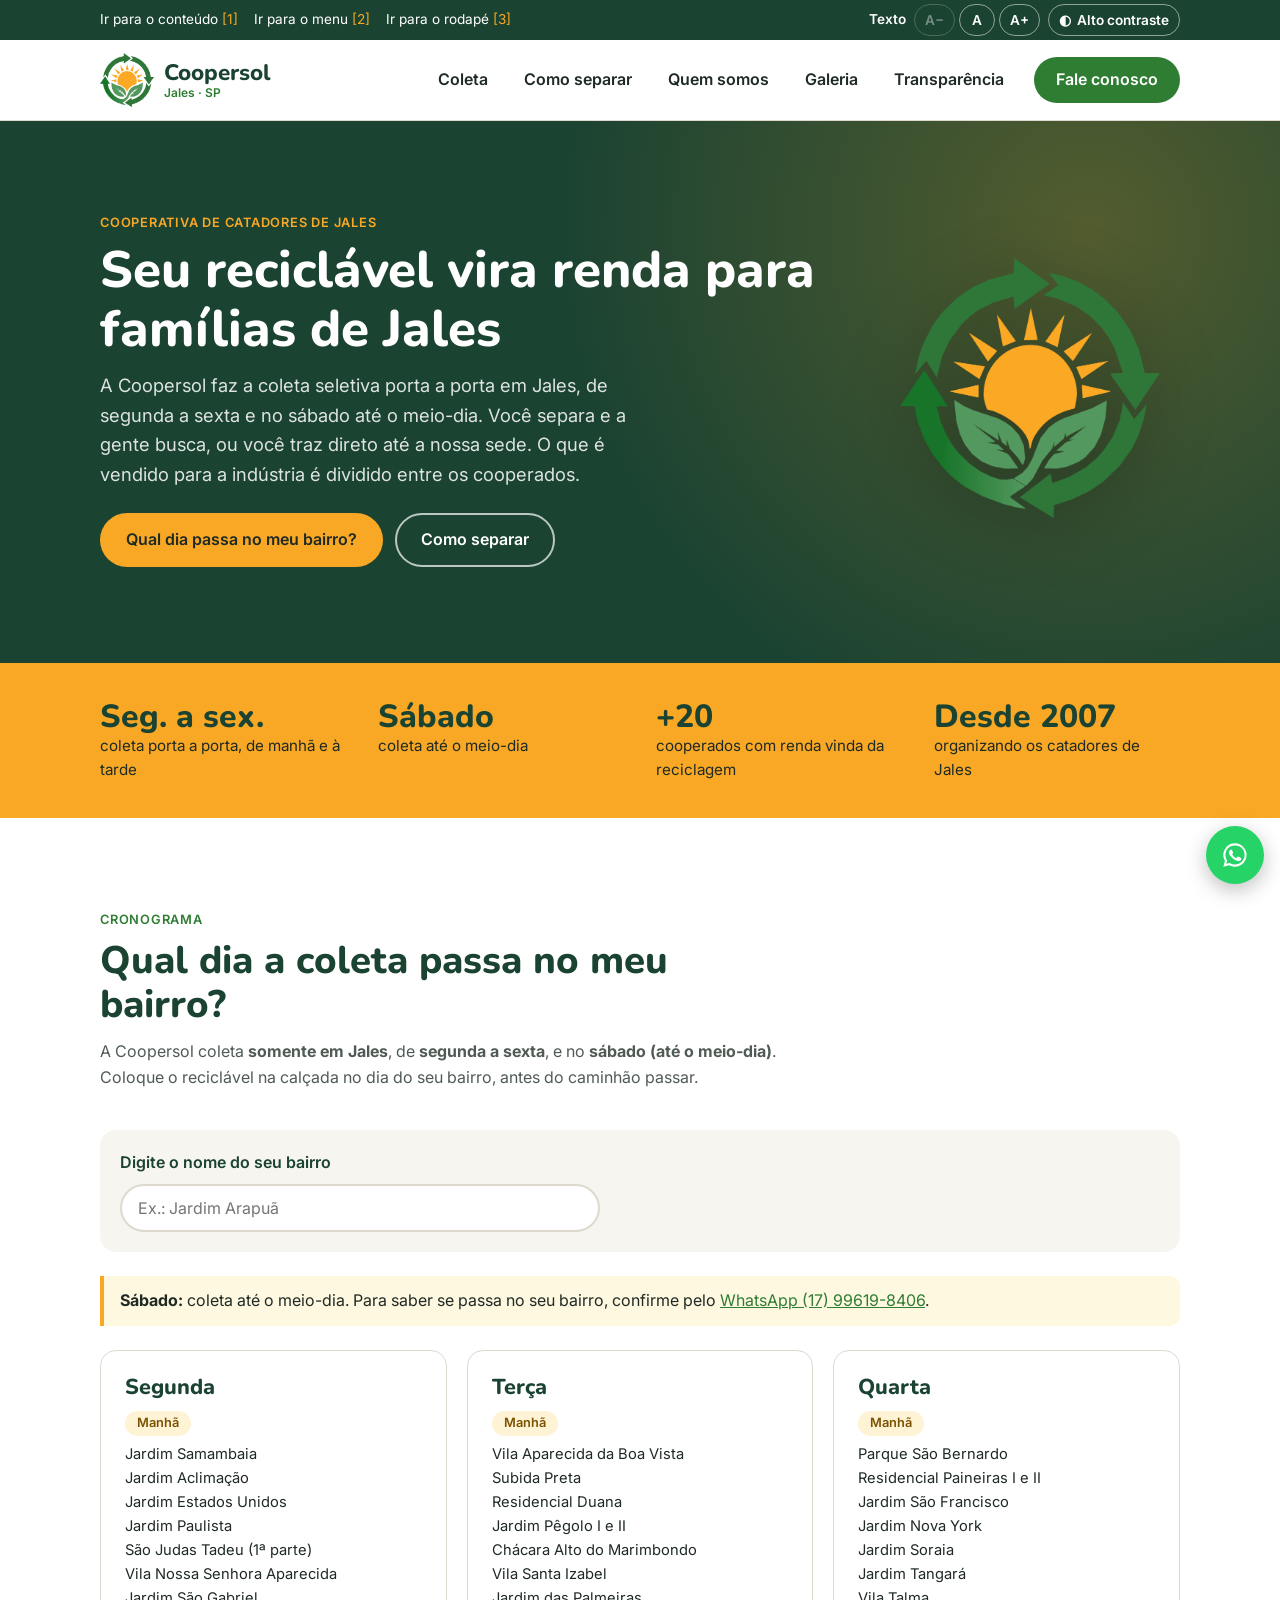
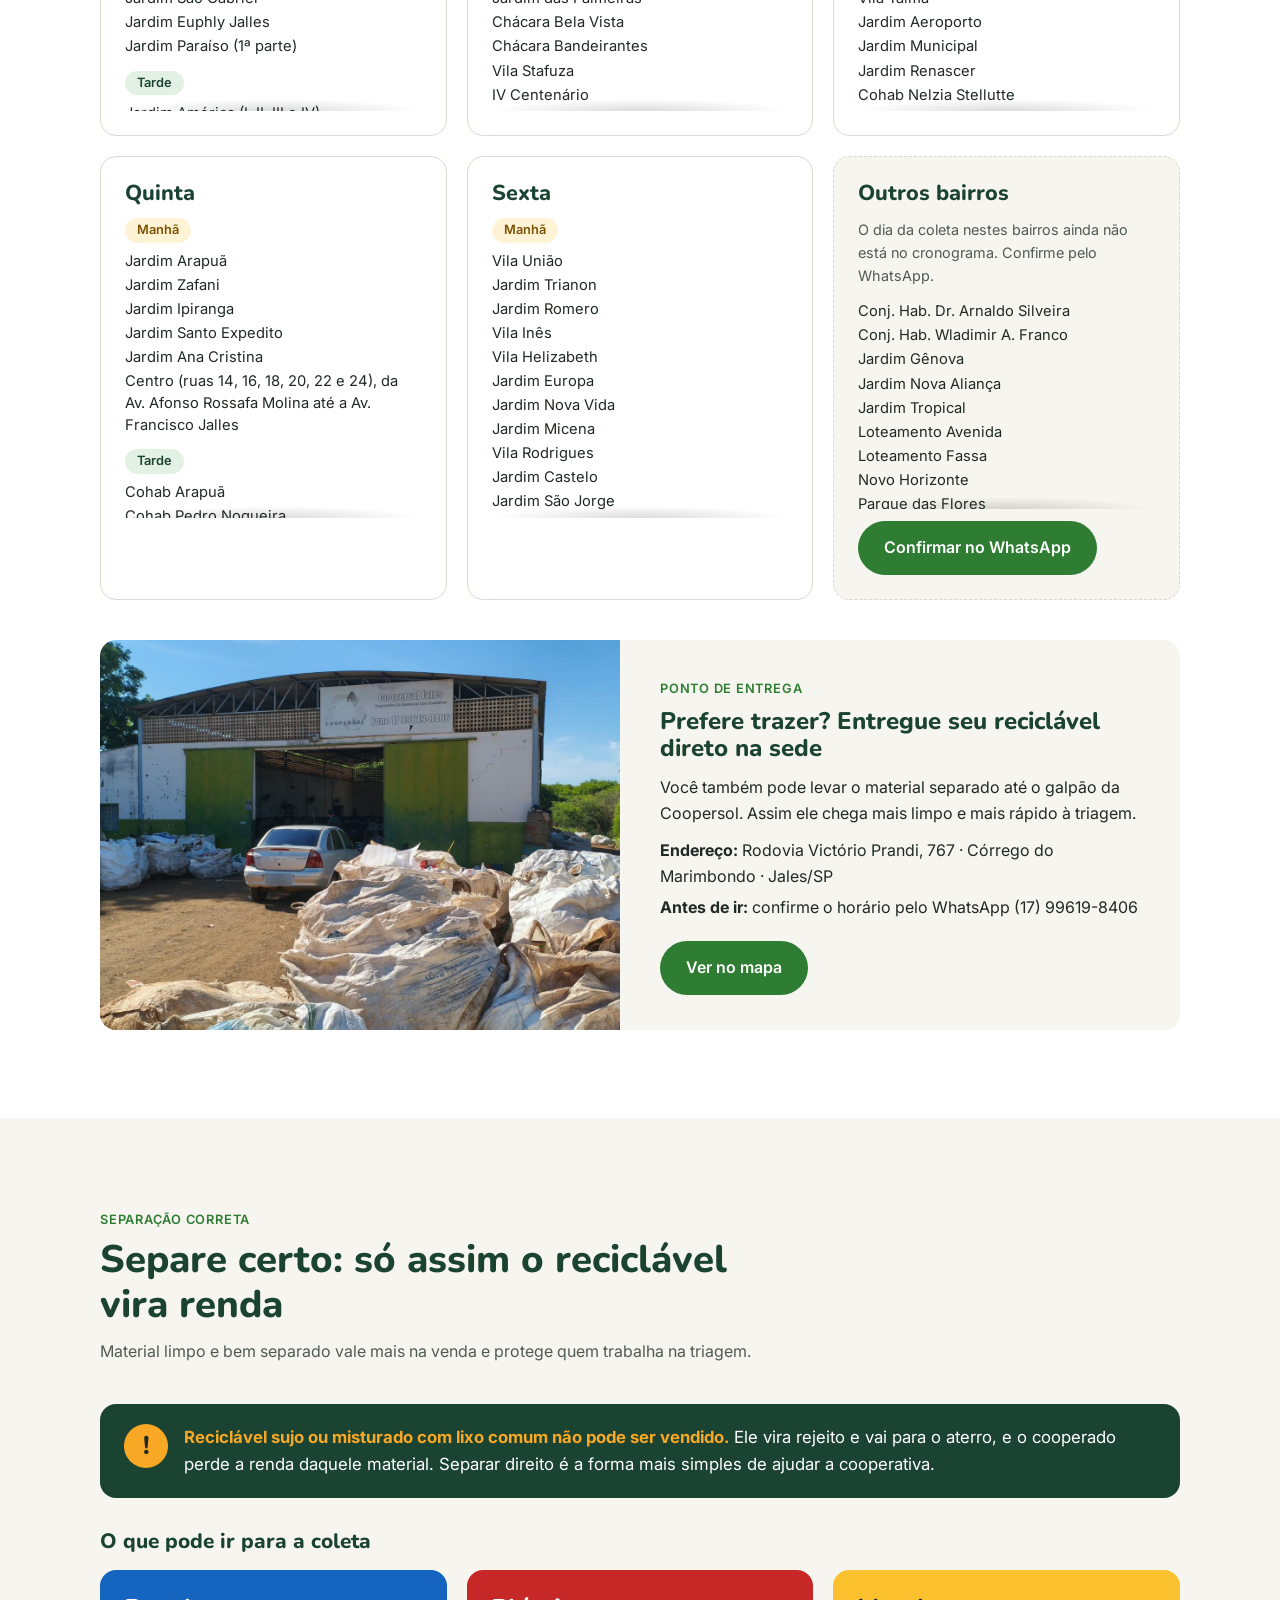
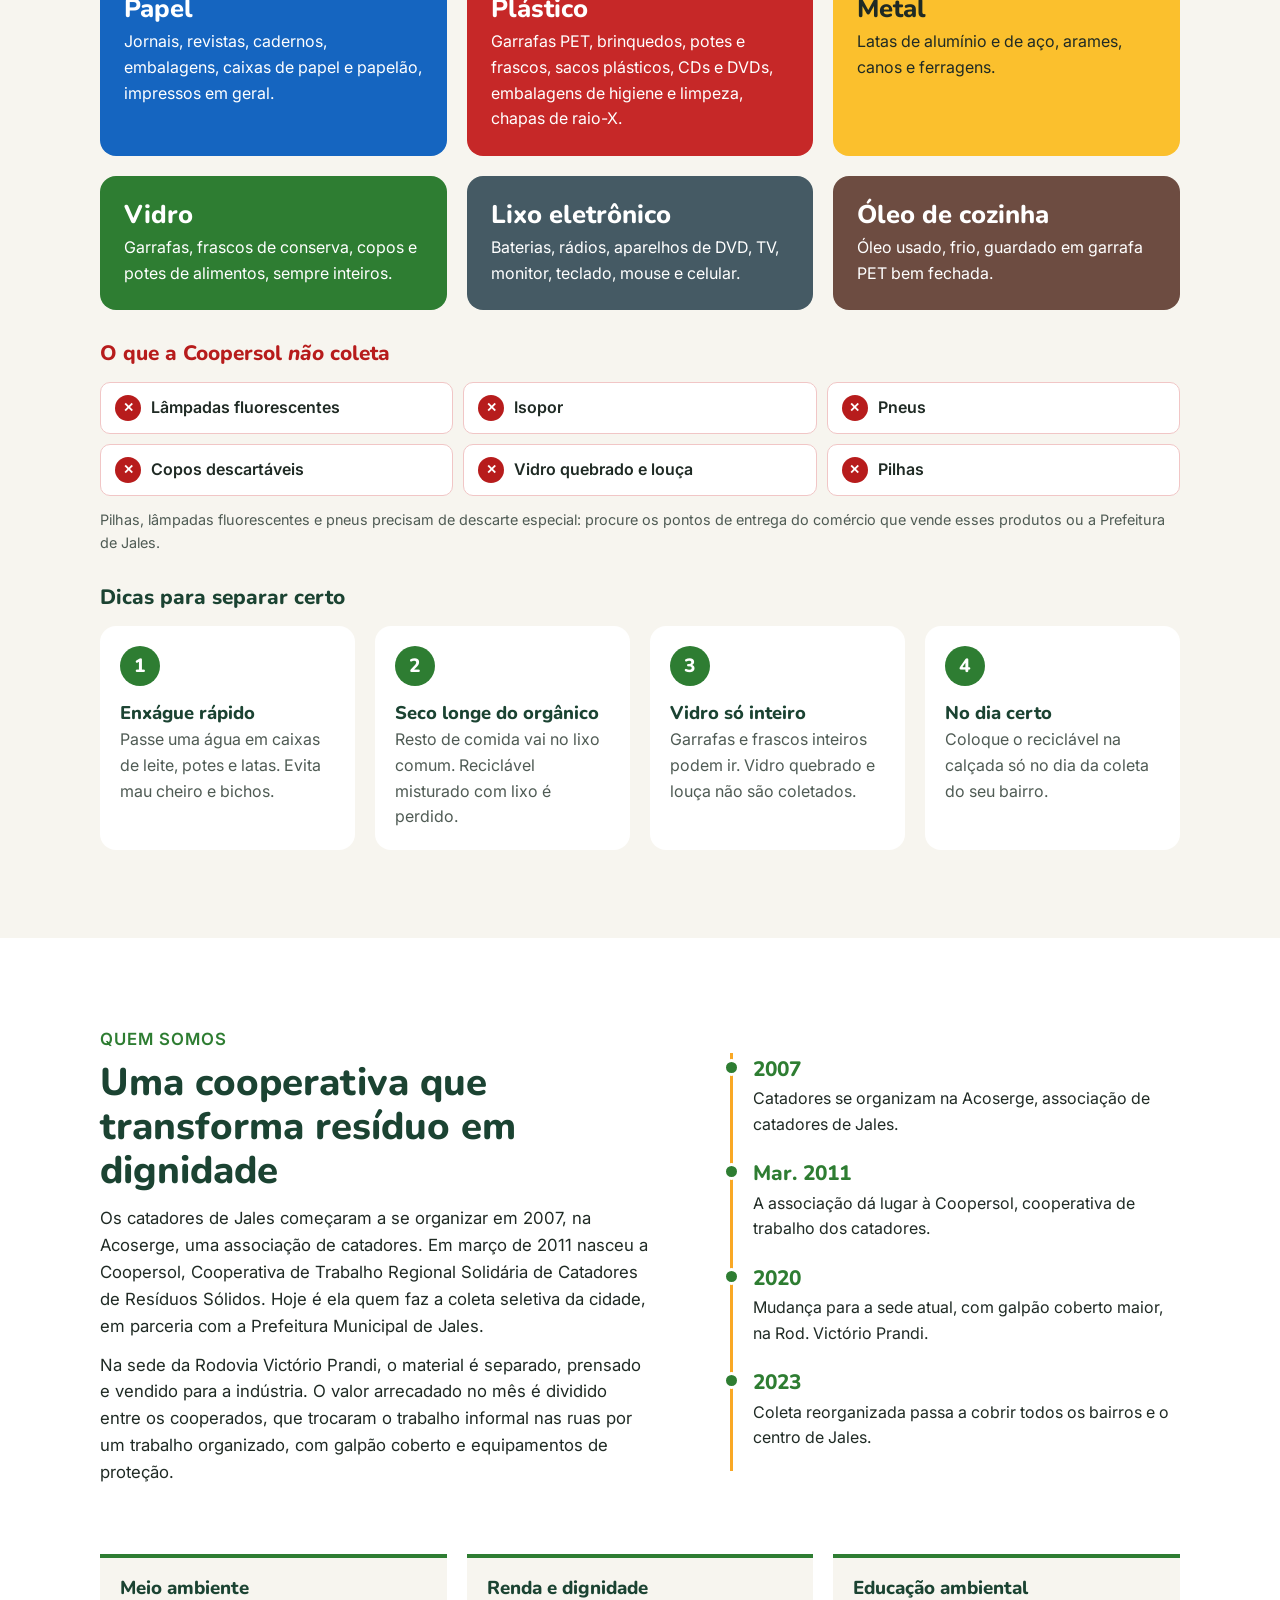
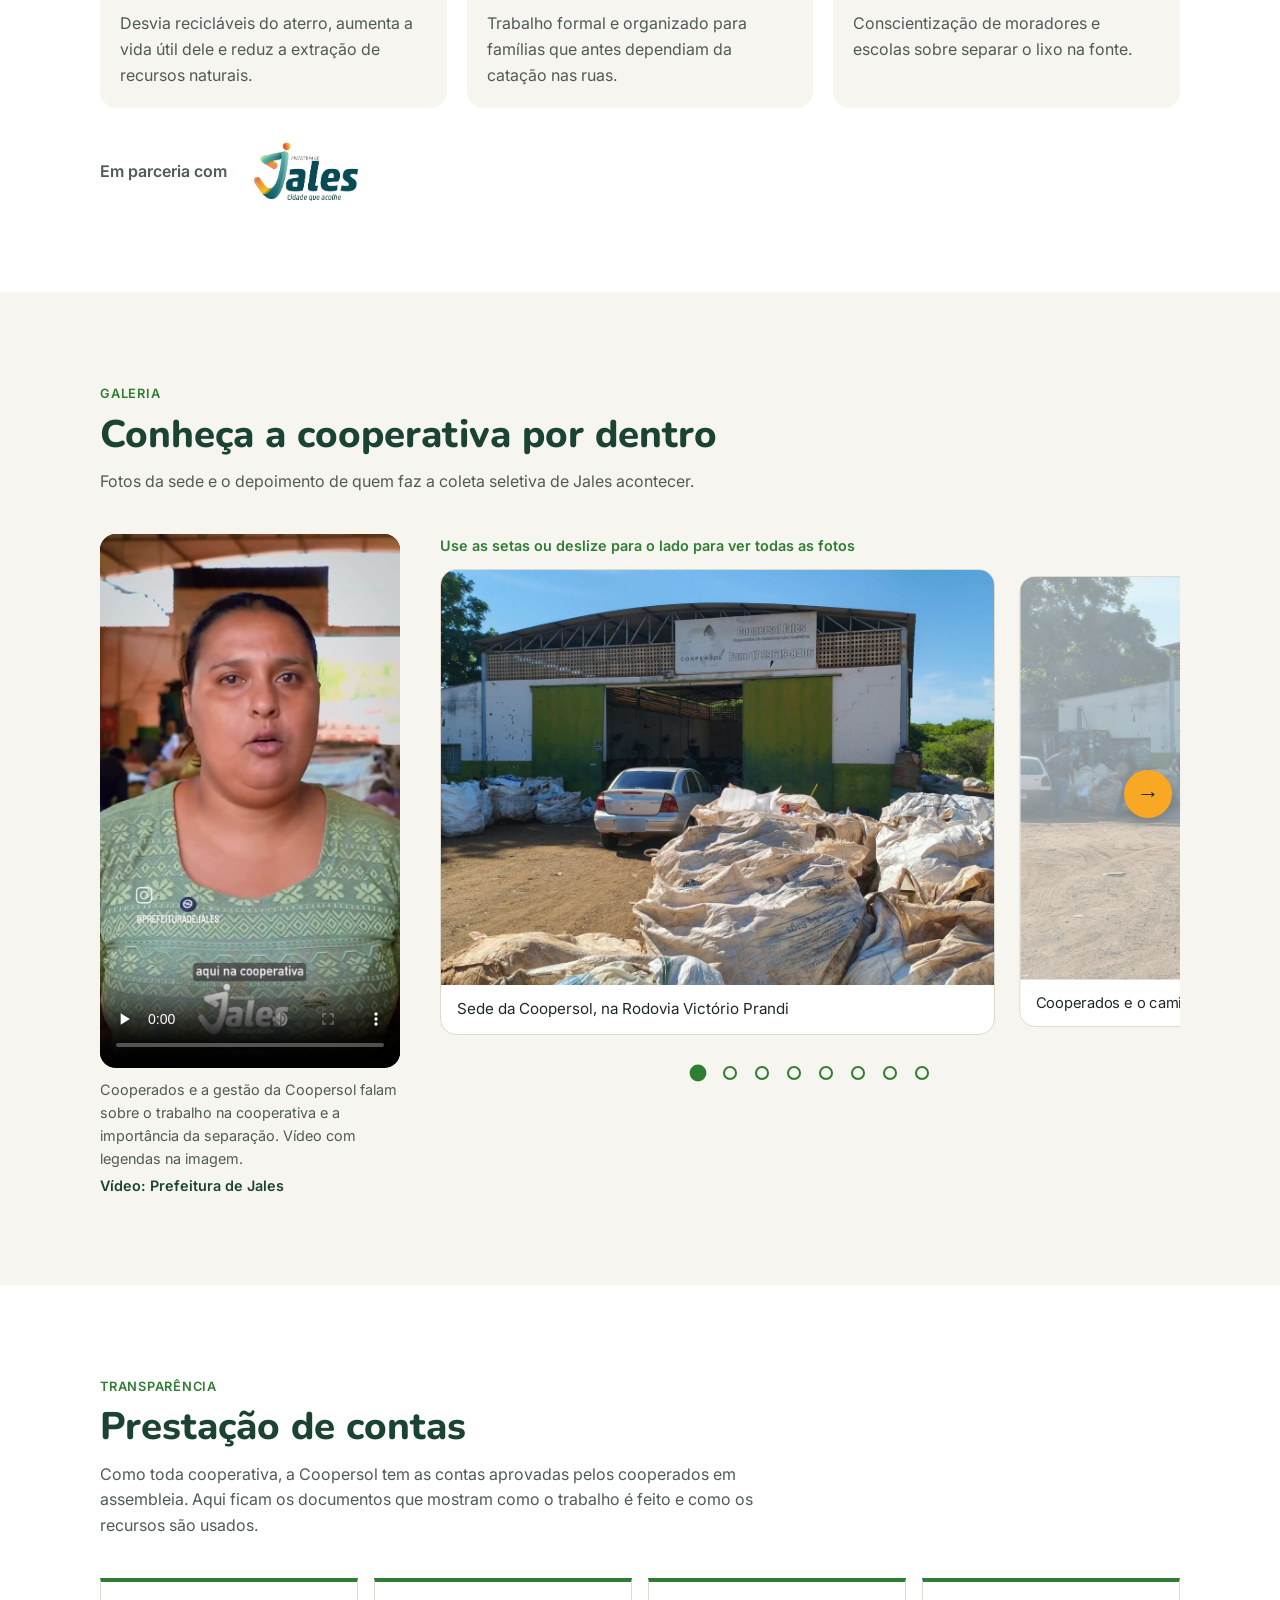
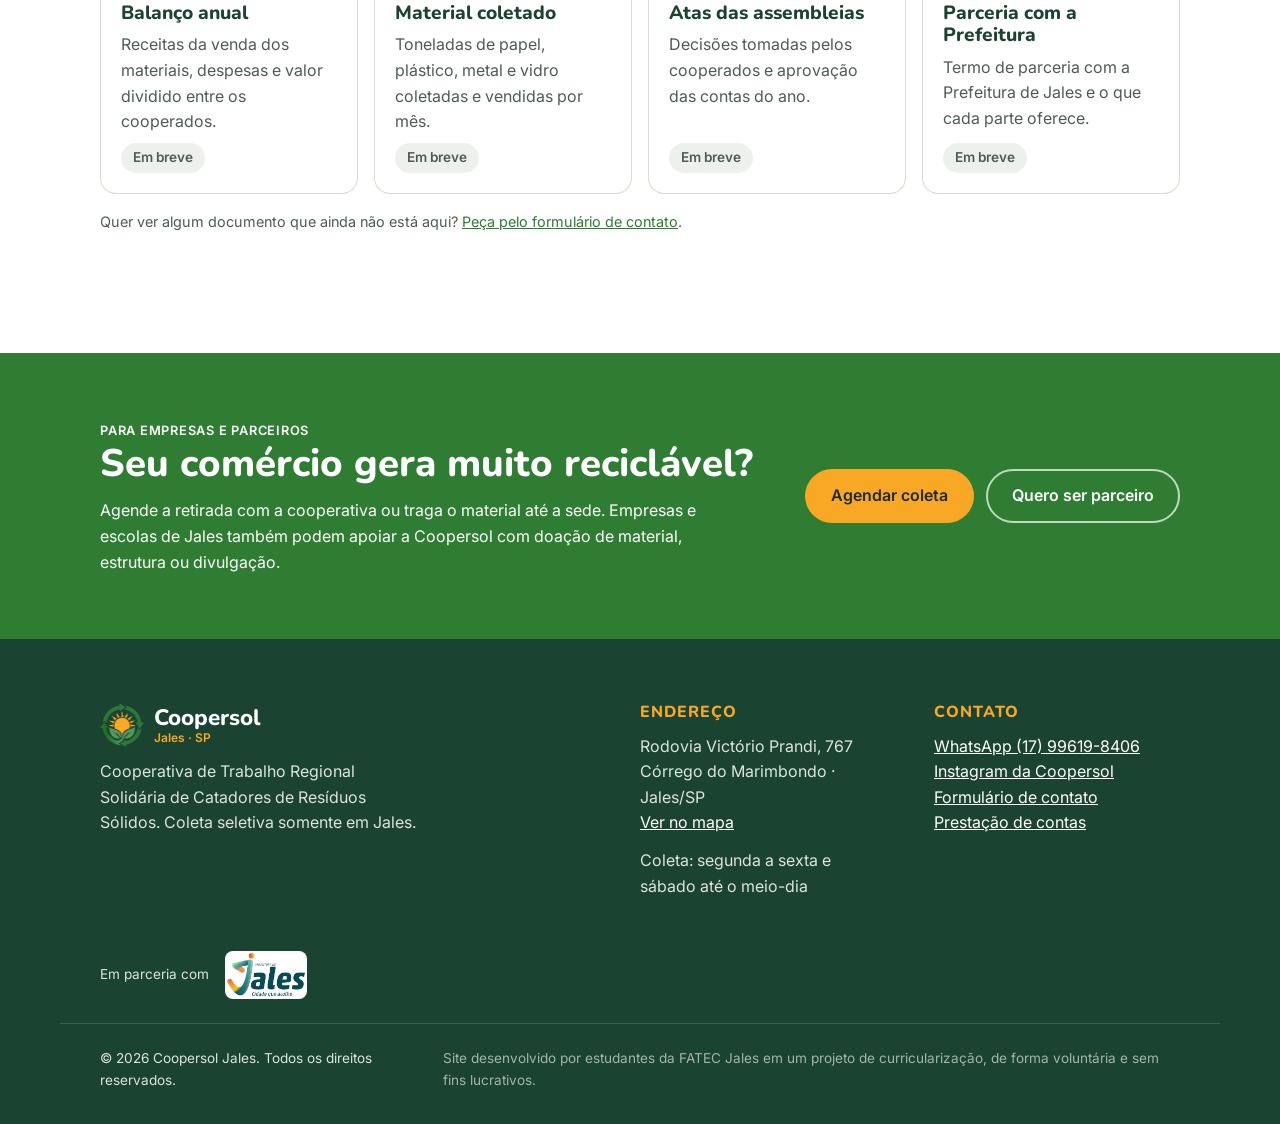
<file: coopersol-main/index.html>
<!DOCTYPE html>
<html lang="pt-BR">
<head>
  <meta charset="UTF-8">
  <meta name="viewport" content="width=device-width, initial-scale=1.0">
  <title>Coopersol Jales — Coleta seletiva que gera renda</title>
  <meta name="description" content="Coopersol: cooperativa de catadores que faz a coleta seletiva em Jales/SP, de segunda a sábado. Veja o dia da coleta no seu bairro, o que separar e o que não coletamos.">
  <link rel="icon" href="assets/img/logo.png" type="image/svg+xml">

  <!-- Fontes -->
  <link rel="preconnect" href="https://fonts.googleapis.com">
  <link rel="preconnect" href="https://fonts.gstatic.com" crossorigin>
  <link href="https://fonts.googleapis.com/css2?family=Inter:wght@400;600&family=Nunito:wght@700;800&display=swap" rel="stylesheet">

  <!-- CSS: base para todos + um arquivo por tamanho de tela -->
  <link rel="stylesheet" href="assets/css/base.css">
  <link rel="stylesheet" href="assets/css/mobile.css" media="(max-width: 767px)">
  <link rel="stylesheet" href="assets/css/tablet.css" media="(min-width: 768px) and (max-width: 1023px)">
  <link rel="stylesheet" href="assets/css/desktop.css" media="(min-width: 1024px)">

  <!-- Aplica as preferências de acessibilidade salvas antes de desenhar a página (evita "piscar") -->
  <script>
    try {
      var a11y = JSON.parse(localStorage.getItem('coopersol-a11y') || '{}');
      if (a11y.contraste) document.documentElement.classList.add('alto-contraste');
      if (a11y.fonte) document.documentElement.style.fontSize = [100, 112.5, 125, 137.5][a11y.fonte] + '%';
    } catch (e) {}
  </script>
  <script src="assets/js/main.js" defer></script>
</head>
<body>

  <!-- ===== ACESSIBILIDADE =====
       Atalhos de teclado no padrão eMAG: Alt+1 conteúdo, Alt+2 menu, Alt+3 rodapé.
       Os botões de fonte e contraste são controlados por assets/js/main.js e ficam salvos no navegador. -->
  <a class="pular" href="#conteudo">Pular para o conteúdo</a>

  <div class="acessibilidade" role="region" aria-label="Opções de acessibilidade">
    <div class="container acessibilidade__linha">
      <nav class="acessibilidade__atalhos" aria-label="Atalhos">
        <a href="#conteudo" accesskey="1">Ir para o conteúdo <span>[1]</span></a>
        <a href="#menu" accesskey="2">Ir para o menu <span>[2]</span></a>
        <a href="#contato" accesskey="3">Ir para o rodapé <span>[3]</span></a>
      </nav>
      <div class="acessibilidade__opcoes">
        <span class="acessibilidade__rotulo" id="rotulo-fonte">Texto</span>
        <div class="a11y-grupo" role="group" aria-labelledby="rotulo-fonte">
          <button type="button" class="a11y-botao" data-a11y="menos" aria-label="A− diminuir o texto">A&minus;</button>
          <button type="button" class="a11y-botao" data-a11y="normal" aria-label="A tamanho normal do texto">A</button>
          <button type="button" class="a11y-botao" data-a11y="mais" aria-label="A+ aumentar o texto">A+</button>
        </div>
        <button type="button" class="a11y-botao" data-a11y="contraste" aria-pressed="false">
          <span aria-hidden="true">&#9680;</span> Alto contraste
        </button>
      </div>
      <p class="sr-only" id="a11y-aviso" aria-live="polite"></p>
    </div>
  </div>

  <!-- ===== CABEÇALHO ===== -->
  <header class="topo">
    <div class="container topo__linha">
      <a href="#conteudo" class="marca">
        <img src="assets/img/logo.png" alt="" class="marca__simbolo" width="54" height="54">
        <span class="marca__texto">
          <span class="marca__nome">Coopersol</span>
          <span class="marca__local">Jales · SP</span>
        </span>
      </a>

      <!-- Menu sem JavaScript: o checkbox abre/fecha o menu no celular -->
      <input type="checkbox" id="menu-toggle" class="menu-toggle" aria-label="Abrir menu">
      <label for="menu-toggle" class="menu-botao" aria-hidden="true">
        <span></span><span></span><span></span>
      </label>

      <nav class="menu" id="menu" aria-label="Menu principal">
        <a href="#coleta">Coleta</a>
        <a href="#separar">Como separar</a>
        <a href="#sobre">Quem somos</a>
        <a href="#galeria">Galeria</a>
        <a href="#transparencia">Transparência</a>
        <a href="formulario.html" class="menu__destaque">Fale conosco</a>
      </nav>
    </div>
  </header>

  <main id="conteudo" tabindex="-1">

    <!-- ===== HERO ===== -->
    <section class="hero">
      <div class="container hero__linha">
        <div class="hero__texto">
          <p class="etiqueta etiqueta--clara">Cooperativa de catadores de Jales</p>
          <h1>Seu reciclável vira renda para famílias de Jales</h1>
          <p class="hero__resumo">
            A Coopersol faz a coleta seletiva porta a porta em Jales, de segunda a sexta
            e no sábado até o meio-dia. Você separa e a gente busca, ou você traz direto até a nossa sede.
            O que é vendido para a indústria é dividido entre os cooperados.
          </p>
          <div class="hero__acoes">
            <a href="#coleta" class="botao botao--sol">Qual dia passa no meu bairro?</a>
            <a href="#separar" class="botao botao--contorno">Como separar</a>
          </div>
        </div>

        <div class="hero__arte" aria-hidden="true">
          <img src="assets/img/logo.png" alt="" width="260" height="260">
        </div>
      </div>
    </section>

    <!-- ===== NÚMEROS ===== -->
    <section class="numeros" aria-label="A Coopersol em números">
      <div class="container numeros__linha">
        <div class="numero">
          <strong>Seg. a sex.</strong>
          <span>coleta porta a porta, de manhã e à tarde</span>
        </div>
        <div class="numero">
          <strong>Sábado</strong>
          <span>coleta até o meio-dia</span>
        </div>
        <div class="numero">
          <strong>+20</strong>
          <span>cooperados com renda vinda da reciclagem</span>
        </div>
        <div class="numero">
          <strong>Desde 2007</strong>
          <span>organizando os catadores de Jales</span>
        </div>
      </div>
    </section>

    <!-- ===== COLETA NO BAIRRO ===== -->
    <section id="coleta" class="secao" aria-labelledby="titulo-coleta">
      <div class="container">
        <div class="secao__cabeca">
          <p class="etiqueta">Cronograma</p>
          <h2 id="titulo-coleta">Qual dia a coleta passa no meu bairro?</h2>
          <p>
            A Coopersol coleta <strong>somente em Jales</strong>, de <strong>segunda a sexta</strong>,
            e no <strong>sábado (até o meio-dia)</strong>. Coloque o reciclável na calçada no dia do seu bairro,
            antes do caminhão passar.
          </p>
        </div>

        <!-- Busca de bairro (assets/js/main.js). Sem JavaScript, a lista completa continua visível. -->
        <div class="busca" role="search" hidden>
          <label for="busca-bairro" class="busca__rotulo">Digite o nome do seu bairro</label>
          <div class="busca__linha">
            <input type="search" id="busca-bairro" class="busca__campo" placeholder="Ex.: Jardim Arapuã"
                   autocomplete="off" aria-describedby="busca-resultado">
          </div>
          <p class="busca__resultado" id="busca-resultado" aria-live="polite"></p>
        </div>

        <p class="aviso">
          <strong>Sábado:</strong> coleta até o meio-dia. Para saber se passa no seu bairro, confirme pelo
          <a href="https://wa.me/5517996198406">WhatsApp (17) 99619-8406</a>.
        </p>

        <div class="dias">
          <article class="dia" data-dia="Segunda">
            <h3 class="dia__nome">Segunda</h3>
            <div class="dia__corpo" tabindex="0" role="region" aria-label="Bairros atendidos na segunda">
              <div class="turno" data-turno="Manhã">
                <span class="turno__rotulo turno__rotulo--manha">Manhã</span>
                <ul class="bairros">
                  <li>Jardim Samambaia</li>
                  <li>Jardim Aclimação</li>
                  <li>Jardim Estados Unidos</li>
                  <li>Jardim Paulista</li>
                  <li>São Judas Tadeu (1ª parte)</li>
                  <li>Vila Nossa Senhora Aparecida</li>
                  <li>Jardim São Gabriel</li>
                  <li>Jardim Euphly Jalles</li>
                  <li>Jardim Paraíso (1ª parte)</li>
                </ul>
              </div>
              <div class="turno" data-turno="Tarde">
                <span class="turno__rotulo turno__rotulo--tarde">Tarde</span>
                <ul class="bairros">
                  <li>Jardim América (I, II, III e IV)</li>
                  <li>São Judas Tadeu (2ª parte)</li>
                  <li>Jardim Paraíso (2ª parte)</li>
                  <li>Centro (comércio)</li>
                </ul>
              </div>
            </div>
          </article>

          <article class="dia" data-dia="Terça">
            <h3 class="dia__nome">Terça</h3>
            <div class="dia__corpo" tabindex="0" role="region" aria-label="Bairros atendidos na terça">
              <div class="turno" data-turno="Manhã">
                <span class="turno__rotulo turno__rotulo--manha">Manhã</span>
                <ul class="bairros">
                  <li>Vila Aparecida da Boa Vista</li>
                  <li>Subida Preta</li>
                  <li>Residencial Duana</li>
                  <li>Jardim Pêgolo I e II</li>
                  <li>Chácara Alto do Marimbondo</li>
                  <li>Vila Santa Izabel</li>
                  <li>Jardim das Palmeiras</li>
                  <li>Chácara Bela Vista</li>
                  <li>Chácara Bandeirantes</li>
                  <li>Vila Stafuza</li>
                  <li>IV Centenário</li>
                  <li>Vila São José</li>
                  <li>Jardim Bom Jesus</li>
                  <li>Jardim Morumbi</li>
                  <li>Residencial Maria Silveira</li>
                  <li>Residencial Maria Paula</li>
                  <li>Vila Pinheiro</li>
                  <li>Vila Norma</li>
                </ul>
              </div>
              <div class="turno" data-turno="Tarde">
                <span class="turno__rotulo turno__rotulo--tarde">Tarde</span>
                <ul class="bairros">
                  <li>Jardim Oiti</li>
                  <li>Jardim Primavera</li>
                  <li>Residencial São Lucas</li>
                  <li>Jardim Pires de Andrade</li>
                  <li>Vila Nascimento</li>
                  <li>Alto do Ipê</li>
                  <li>Centro (comércio)</li>
                </ul>
              </div>
            </div>
          </article>

          <article class="dia" data-dia="Quarta">
            <h3 class="dia__nome">Quarta</h3>
            <div class="dia__corpo" tabindex="0" role="region" aria-label="Bairros atendidos na quarta">
              <div class="turno" data-turno="Manhã">
                <span class="turno__rotulo turno__rotulo--manha">Manhã</span>
                <ul class="bairros">
                  <li>Parque São Bernardo</li>
                  <li>Residencial Paineiras I e II</li>
                  <li>Jardim São Francisco</li>
                  <li>Jardim Nova York</li>
                  <li>Jardim Soraia</li>
                  <li>Jardim Tangará</li>
                  <li>Vila Talma</li>
                  <li>Jardim Aeroporto</li>
                  <li>Jardim Municipal</li>
                  <li>Jardim Renascer</li>
                  <li>Cohab Nelzia Stellutte</li>
                  <li>CECAP</li>
                  <li>Jardim Novo Mundo</li>
                  <li>Jardim Brasília</li>
                  <li>Jardim Paulo VI</li>
                  <li>Cohab Honório Amadeu</li>
                  <li>Vila Maria</li>
                </ul>
              </div>
              <div class="turno" data-turno="Tarde">
                <span class="turno__rotulo turno__rotulo--tarde">Tarde</span>
                <ul class="bairros">
                  <li>Jardim Morumbi</li>
                  <li>Jardim Eldorado</li>
                  <li>Jardim Brasil</li>
                  <li>Jardim Monterey</li>
                  <li>Jardim do Bosque</li>
                  <li>Jardim Guaraní</li>
                  <li>Centro (comércio)</li>
                </ul>
              </div>
            </div>
          </article>

          <article class="dia" data-dia="Quinta">
            <h3 class="dia__nome">Quinta</h3>
            <div class="dia__corpo" tabindex="0" role="region" aria-label="Bairros atendidos na quinta">
              <div class="turno" data-turno="Manhã">
                <span class="turno__rotulo turno__rotulo--manha">Manhã</span>
                <ul class="bairros">
                  <li>Jardim Arapuã</li>
                  <li>Jardim Zafani</li>
                  <li>Jardim Ipiranga</li>
                  <li>Jardim Santo Expedito</li>
                  <li>Jardim Ana Cristina</li>
                  <li>Centro (ruas 14, 16, 18, 20, 22 e 24), da Av. Afonso Rossafa Molina até a Av. Francisco Jalles</li>
                </ul>
              </div>
              <div class="turno" data-turno="Tarde">
                <span class="turno__rotulo turno__rotulo--tarde">Tarde</span>
                <ul class="bairros">
                  <li>Cohab Arapuã</li>
                  <li>Cohab Pedro Nogueira</li>
                  <li>Cohab João Colodetti</li>
                  <li>Vila Mariana</li>
                  <li>Maria Gabriela</li>
                  <li>JACB</li>
                  <li>Monte Líbano</li>
                </ul>
              </div>
            </div>
          </article>

          <article class="dia" data-dia="Sexta">
            <h3 class="dia__nome">Sexta</h3>
            <div class="dia__corpo" tabindex="0" role="region" aria-label="Bairros atendidos na sexta">
              <div class="turno" data-turno="Manhã">
                <span class="turno__rotulo turno__rotulo--manha">Manhã</span>
                <ul class="bairros">
                  <li>Vila União</li>
                  <li>Jardim Trianon</li>
                  <li>Jardim Romero</li>
                  <li>Vila Inês</li>
                  <li>Vila Helizabeth</li>
                  <li>Jardim Europa</li>
                  <li>Jardim Nova Vida</li>
                  <li>Jardim Micena</li>
                  <li>Vila Rodrigues</li>
                  <li>Jardim Castelo</li>
                  <li>Jardim São Jorge</li>
                  <li>Vila Goldoni</li>
                  <li>Nova Jales (I e II)</li>
                  <li>Jardim Alvorada</li>
                  <li>Residencial Alpha Jales</li>
                </ul>
              </div>
              <div class="turno" data-turno="Tarde">
                <span class="turno__rotulo turno__rotulo--tarde">Tarde</span>
                <ul class="bairros">
                  <li>Cohab Roque Viola</li>
                  <li>Cohab Dercílio Joaquim de Carvalho</li>
                  <li>Cohab Santo Hernandes Argentina</li>
                  <li>Residencial Big Plaza</li>
                  <li>Centro (Rua 1 até a Av. Jânio Quadros)</li>
                  <li>Centro (Rua 2 até a Rua 14)</li>
                </ul>
              </div>
            </div>
          </article>

          <article class="dia dia--outros" data-dia="Outros" data-a-confirmar>
            <h3 class="dia__nome">Outros bairros</h3>
            <p class="dia__nota">O dia da coleta nestes bairros ainda não está no cronograma. Confirme pelo WhatsApp.</p>
            <div class="dia__corpo" tabindex="0" role="region" aria-label="Outros bairros, com dia a confirmar">
              <div class="turno" data-turno="dia a confirmar">
                <ul class="bairros">
                  <li>Conj. Hab. Dr. Arnaldo Silveira</li>
                  <li>Conj. Hab. Wladimir A. Franco</li>
                  <li>Jardim Gênova</li>
                  <li>Jardim Nova Aliança</li>
                  <li>Jardim Tropical</li>
                  <li>Loteamento Avenida</li>
                  <li>Loteamento Fassa</li>
                  <li>Novo Horizonte</li>
                  <li>Parque das Flores</li>
                  <li>Parque Industrial I (José Antônio Caparroz)</li>
                  <li>Parque Industrial II (Valentim Paulo Viola)</li>
                  <li>Residencial Bella Vista</li>
                  <li>Residencial Carmom</li>
                  <li>Residencial Gran Plaza</li>
                  <li>Residencial Green Valley</li>
                  <li>Residencial Hipócrates</li>
                  <li>Residencial Honório Amadeu</li>
                  <li>Residencial Jardim Elisa</li>
                  <li>Residencial Jardim Vila Maria II</li>
                  <li>Residencial José Rodrigues</li>
                  <li>Residencial Maione</li>
                </ul>
              </div>
            </div>
            <a href="https://wa.me/5517996198406" class="botao botao--verde">Confirmar no WhatsApp</a>
          </article>
        </div>

        <!-- Ponto de entrega na sede -->
        <div class="entrega">
          <img src="assets/img/galeria/01-fachada.jpg" alt="Fachada da sede da Coopersol, um galpão branco e verde com a placa da cooperativa" class="entrega__foto" width="1200" height="900" loading="lazy">
          <div class="entrega__texto">
            <p class="etiqueta">Ponto de entrega</p>
            <h3>Prefere trazer? Entregue seu reciclável direto na sede</h3>
            <p>
              Você também pode levar o material separado até o galpão da Coopersol.
              Assim ele chega mais limpo e mais rápido à triagem.
            </p>
            <ul class="entrega__info">
              <li><strong>Endereço:</strong> Rodovia Victório Prandi, 767 · Córrego do Marimbondo · Jales/SP</li>
              <li><strong>Antes de ir:</strong> confirme o horário pelo WhatsApp (17) 99619-8406</li>
            </ul>
            <a href="https://www.google.com/maps/search/?api=1&amp;query=-20.307562%2C-50.548875" class="botao botao--verde">Ver no mapa</a>
          </div>
        </div>
      </div>
    </section>

    <!-- ===== COMO SEPARAR ===== -->
    <section id="separar" class="secao secao--papel" aria-labelledby="titulo-separar">
      <div class="container">
        <div class="secao__cabeca">
          <p class="etiqueta">Separação correta</p>
          <h2 id="titulo-separar">Separe certo: só assim o reciclável vira renda</h2>
          <p>Material limpo e bem separado vale mais na venda e protege quem trabalha na triagem.</p>
        </div>

        <div class="destaque-separacao" role="note">
          <span class="destaque-separacao__icone" aria-hidden="true">!</span>
          <p>
            <strong>Reciclável sujo ou misturado com lixo comum não pode ser vendido.</strong>
            Ele vira rejeito e vai para o aterro, e o cooperado perde a renda daquele material.
            Separar direito é a forma mais simples de ajudar a cooperativa.
          </p>
        </div>

        <h3 class="subtitulo">O que pode ir para a coleta</h3>
        <div class="materiais">
          <article class="material material--papel">
            <h4>Papel</h4>
            <p>Jornais, revistas, cadernos, embalagens, caixas de papel e papelão, impressos em geral.</p>
          </article>
          <article class="material material--plastico">
            <h4>Plástico</h4>
            <p>Garrafas PET, brinquedos, potes e frascos, sacos plásticos, CDs e DVDs, embalagens de higiene e limpeza, chapas de raio-X.</p>
          </article>
          <article class="material material--metal">
            <h4>Metal</h4>
            <p>Latas de alumínio e de aço, arames, canos e ferragens.</p>
          </article>
          <article class="material material--vidro">
            <h4>Vidro</h4>
            <p>Garrafas, frascos de conserva, copos e potes de alimentos, sempre inteiros.</p>
          </article>
          <article class="material material--eletronico">
            <h4>Lixo eletrônico</h4>
            <p>Baterias, rádios, aparelhos de DVD, TV, monitor, teclado, mouse e celular.</p>
          </article>
          <article class="material material--oleo">
            <h4>Óleo de cozinha</h4>
            <p>Óleo usado, frio, guardado em garrafa PET bem fechada.</p>
          </article>
        </div>

        <h3 class="subtitulo subtitulo--alerta">O que a Coopersol <em>não</em> coleta</h3>
        <ul class="nao-coleta">
          <li>Lâmpadas fluorescentes</li>
          <li>Isopor</li>
          <li>Pneus</li>
          <li>Copos descartáveis</li>
          <li>Vidro quebrado e louça</li>
          <li>Pilhas</li>
        </ul>
        <p class="nota">
          Pilhas, lâmpadas fluorescentes e pneus precisam de descarte especial: procure os pontos de
          entrega do comércio que vende esses produtos ou a Prefeitura de Jales.
        </p>

        <h3 class="subtitulo">Dicas para separar certo</h3>
        <div class="dicas">
          <div class="dica">
            <span class="dica__numero" aria-hidden="true">1</span>
            <div>
              <h4>Enxágue rápido</h4>
              <p>Passe uma água em caixas de leite, potes e latas. Evita mau cheiro e bichos.</p>
            </div>
          </div>
          <div class="dica">
            <span class="dica__numero" aria-hidden="true">2</span>
            <div>
              <h4>Seco longe do orgânico</h4>
              <p>Resto de comida vai no lixo comum. Reciclável misturado com lixo é perdido.</p>
            </div>
          </div>
          <div class="dica">
            <span class="dica__numero" aria-hidden="true">3</span>
            <div>
              <h4>Vidro só inteiro</h4>
              <p>Garrafas e frascos inteiros podem ir. Vidro quebrado e louça não são coletados.</p>
            </div>
          </div>
          <div class="dica">
            <span class="dica__numero" aria-hidden="true">4</span>
            <div>
              <h4>No dia certo</h4>
              <p>Coloque o reciclável na calçada só no dia da coleta do seu bairro.</p>
            </div>
          </div>
        </div>
      </div>
    </section>

    <!-- ===== QUEM SOMOS ===== -->
    <section id="sobre" class="secao" aria-labelledby="titulo-sobre">
      <div class="container sobre">
        <div class="sobre__texto">
          <p class="etiqueta">Quem somos</p>
          <h2 id="titulo-sobre">Uma cooperativa que transforma resíduo em dignidade</h2>
          <p>
            Os catadores de Jales começaram a se organizar em 2007, na Acoserge, uma associação
            de catadores. Em março de 2011 nasceu a Coopersol, Cooperativa de Trabalho Regional
            Solidária de Catadores de Resíduos Sólidos. Hoje é ela quem faz a coleta seletiva
            da cidade, em parceria com a Prefeitura Municipal de Jales.
          </p>
          <p>
            Na sede da Rodovia Victório Prandi, o material é separado, prensado e vendido
            para a indústria. O valor arrecadado no mês é dividido entre os cooperados, que
            trocaram o trabalho informal nas ruas por um trabalho organizado, com galpão coberto
            e equipamentos de proteção.
          </p>
        </div>

        <ol class="linha-tempo">
          <li>
            <span class="linha-tempo__ano">2007</span>
            <p>Catadores se organizam na Acoserge, associação de catadores de Jales.</p>
          </li>
          <li>
            <span class="linha-tempo__ano">Mar. 2011</span>
            <p>A associação dá lugar à Coopersol, cooperativa de trabalho dos catadores.</p>
          </li>
          <!-- CONFIRMAR com o Sandro se a mudança de sede foi mesmo em 2020 -->
          <li>
            <span class="linha-tempo__ano">2020</span>
            <p>Mudança para a sede atual, com galpão coberto maior, na Rod. Victório Prandi.</p>
          </li>
          <li>
            <span class="linha-tempo__ano">2023</span>
            <p>Coleta reorganizada passa a cobrir todos os bairros e o centro de Jales.</p>
          </li>
        </ol>
      </div>

      <div class="container pilares">
        <article class="pilar">
          <h3>Meio ambiente</h3>
          <p>Desvia recicláveis do aterro, aumenta a vida útil dele e reduz a extração de recursos naturais.</p>
        </article>
        <article class="pilar">
          <h3>Renda e dignidade</h3>
          <p>Trabalho formal e organizado para famílias que antes dependiam da catação nas ruas.</p>
        </article>
        <article class="pilar">
          <h3>Educação ambiental</h3>
          <p>Conscientização de moradores e escolas sobre separar o lixo na fonte.</p>
        </article>
      </div>

      <div class="container parceria">
        <p>Em parceria com</p>
        <img src="assets/img/prefeitura-jales.jpg" alt="Prefeitura de Jales, Cidade que acolhe" width="622" height="362" class="parceria__logo">
      </div>
    </section>

    <!-- ===== GALERIA: VÍDEO + CARROSSEL DE FOTOS ===== -->
    <section id="galeria" class="secao secao--papel" aria-labelledby="titulo-galeria">
      <div class="container">
        <div class="secao__cabeca">
          <p class="etiqueta">Galeria</p>
          <h2 id="titulo-galeria">Conheça a cooperativa por dentro</h2>
          <p>Fotos da sede e o depoimento de quem faz a coleta seletiva de Jales acontecer.</p>
        </div>

        <div class="galeria">
          <figure class="video">
            <video controls preload="none" poster="assets/video/poster.jpg" width="720" height="1280"
                   aria-describedby="video-descricao">
              <source src="assets/video/coopersol-prefeitura.mp4" type="video/mp4">
              Seu navegador não reproduz vídeos.
              <a href="assets/video/coopersol-prefeitura.mp4">Baixe o vídeo</a>.
            </video>
            <figcaption id="video-descricao">
              Cooperados e a gestão da Coopersol falam sobre o trabalho na cooperativa
              e a importância da separação. Vídeo com legendas na imagem.
              <span class="credito">Vídeo: Prefeitura de Jales</span>
            </figcaption>
          </figure>

          <div class="fotos">
            <p class="fotos__dica" id="fotos-dica">
              Use as setas ou deslize para o lado para ver todas as fotos
            </p>
            <!-- Carrossel: scroll-snap no CSS + setas, bolinhas e rolagem suave no assets/js/main.js -->
            <div class="carrossel-moldura">
              <button type="button" class="carrossel__seta carrossel__seta--anterior" aria-label="Foto anterior" hidden>&#8592;</button>
              <ul class="carrossel" tabindex="0" aria-label="Fotos da Coopersol" aria-describedby="fotos-dica">
              <li class="slide">
                <figure>
                  <img src="assets/img/galeria/01-fachada.jpg" alt="Fachada do galpão da Coopersol com a placa da cooperativa e um carro estacionado na frente" width="1200" height="900" loading="lazy">
                  <figcaption>Sede da Coopersol, na Rodovia Victório Prandi</figcaption>
                </figure>
              </li>
              <li class="slide">
                <figure>
                  <img src="assets/img/galeria/02-cooperados.jpg" alt="Grupo de cooperados em frente ao galpão, ao lado do caminhão da coleta e de big bags com material" width="1200" height="900" loading="lazy">
                  <figcaption>Cooperados e o caminhão da coleta</figcaption>
                </figure>
              </li>
              <li class="slide">
                <figure>
                  <img src="assets/img/galeria/03-galpao.jpg" alt="Interior do galpão coberto, com uma grande pilha de recicláveis e cooperadas trabalhando na mesa de triagem ao fundo" width="1200" height="900" loading="lazy">
                  <figcaption>Galpão de triagem: o material chega da coleta e é separado</figcaption>
                </figure>
              </li>
              <li class="slide">
                <figure>
                  <img src="assets/img/galeria/04-prensa.jpg" alt="Prensa hidráulica azul e amarela ao lado de fardos de papel já prensados" width="1200" height="900" loading="lazy">
                  <figcaption>Prensa que transforma o material em fardos</figcaption>
                </figure>
              </li>
              <li class="slide">
                <figure>
                  <img src="assets/img/galeria/05-fardos.jpg" alt="Fardos de papelão empilhados no pátio, cobertos por lona" width="1200" height="900" loading="lazy">
                  <figcaption>Fardos de papelão prontos para a venda à indústria</figcaption>
                </figure>
              </li>
              <li class="slide">
                <figure>
                  <img src="assets/img/galeria/06-bags.jpg" alt="Big bags cheios de material separado ao lado do galpão" width="1200" height="900" loading="lazy">
                  <figcaption>Big bags com material já separado</figcaption>
                </figure>
              </li>
              <li class="slide">
                <figure>
                  <img src="assets/img/galeria/07-patio.jpg" alt="Pátio com empilhadeira e big bags com latas e garrafas PET" width="1200" height="900" loading="lazy">
                  <figcaption>Pátio com latas e garrafas PET separadas</figcaption>
                </figure>
              </li>
              <li class="slide">
                <figure>
                  <img src="assets/img/galeria/08-visita.jpg" alt="Estudantes conversando com uma cooperada na entrada do galpão" width="1200" height="900" loading="lazy">
                  <figcaption>Visita dos estudantes da FATEC Jales, novembro de 2026</figcaption>
                </figure>
              </li>
              </ul>
              <button type="button" class="carrossel__seta carrossel__seta--proxima" aria-label="Próxima foto" hidden>&#8594;</button>
            </div>
            <div class="carrossel__pontos" hidden></div>
            <p class="sr-only" id="carrossel-aviso" aria-live="polite"></p>
          </div>
        </div>
      </div>
    </section>

    <!-- ===== PRESTAÇÃO DE CONTAS ===== -->
    <section id="transparencia" class="secao" aria-labelledby="titulo-transparencia">
      <div class="container">
        <div class="secao__cabeca">
          <p class="etiqueta">Transparência</p>
          <h2 id="titulo-transparencia">Prestação de contas</h2>
          <p>
            Como toda cooperativa, a Coopersol tem as contas aprovadas pelos cooperados em assembleia.
            Aqui ficam os documentos que mostram como o trabalho é feito e como os recursos são usados.
          </p>
        </div>

        <!-- Para publicar um documento: coloque o PDF em assets/docs/, troque o <span class="status">
             por um link <a class="botao botao--verde" href="assets/docs/arquivo.pdf">Abrir PDF</a> -->
        <div class="documentos">
          <article class="documento">
            <h3>Balanço anual</h3>
            <p>Receitas da venda dos materiais, despesas e valor dividido entre os cooperados.</p>
            <span class="status">Em breve</span>
          </article>
          <article class="documento">
            <h3>Material coletado</h3>
            <p>Toneladas de papel, plástico, metal e vidro coletadas e vendidas por mês.</p>
            <span class="status">Em breve</span>
          </article>
          <article class="documento">
            <h3>Atas das assembleias</h3>
            <p>Decisões tomadas pelos cooperados e aprovação das contas do ano.</p>
            <span class="status">Em breve</span>
          </article>
          <article class="documento">
            <h3>Parceria com a Prefeitura</h3>
            <p>Termo de parceria com a Prefeitura de Jales e o que cada parte oferece.</p>
            <span class="status">Em breve</span>
          </article>
        </div>
        <p class="nota">
          Quer ver algum documento que ainda não está aqui?
          <a href="formulario.html">Peça pelo formulário de contato</a>.
        </p>
      </div>
    </section>

    <!-- ===== EMPRESAS ===== -->
    <section id="empresas" class="secao secao--verde" aria-labelledby="titulo-empresas">
      <div class="container empresas">
        <div class="empresas__texto">
          <p class="etiqueta etiqueta--clara">Para empresas e parceiros</p>
          <h2 id="titulo-empresas">Seu comércio gera muito reciclável?</h2>
          <p>
            Agende a retirada com a cooperativa ou traga o material até a sede.
            Empresas e escolas de Jales também podem apoiar a Coopersol com doação
            de material, estrutura ou divulgação.
          </p>
        </div>
        <div class="empresas__acoes">
          <a href="https://wa.me/5517996198406" class="botao botao--sol">Agendar coleta</a>
          <a href="formulario.html" class="botao botao--contorno">Quero ser parceiro</a>
        </div>
      </div>
    </section>

  </main>

  <!-- ===== RODAPÉ / CONTATO ===== -->
  <footer id="contato" class="rodape" tabindex="-1">
    <div class="container rodape__linha">
      <div class="rodape__marca">
        <a href="#conteudo" class="marca marca--clara">
          <img src="assets/img/logo.png" alt="" class="marca__simbolo" width="44" height="44">
          <span class="marca__texto">
            <span class="marca__nome">Coopersol</span>
            <span class="marca__local">Jales · SP</span>
          </span>
        </a>
        <p>Cooperativa de Trabalho Regional Solidária de Catadores de Resíduos Sólidos. Coleta seletiva somente em Jales.</p>
      </div>

      <div class="rodape__bloco">
        <h3>Endereço</h3>
        <p>Rodovia Victório Prandi, 767<br>Córrego do Marimbondo · Jales/SP<br>
          <a href="https://www.google.com/maps/search/?api=1&amp;query=-20.307562%2C-50.548875">Ver no mapa</a></p>
        <p>Coleta: segunda a sexta e sábado até o meio-dia</p>
      </div>

      <div class="rodape__bloco">
        <h3>Contato</h3>
        <p>
          <a href="https://wa.me/5517996198406">WhatsApp (17) 99619-8406</a><br>
          <!-- TROCAR pelo endereço do perfil oficial no Instagram -->
          <a href="https://www.instagram.com/PERFIL_DA_COOPERSOL/">Instagram da Coopersol</a><br>
          <a href="formulario.html">Formulário de contato</a><br>
          <a href="#transparencia">Prestação de contas</a>
        </p>
      </div>
    </div>

    <div class="container rodape__parceria">
      <p>Em parceria com</p>
      <img src="assets/img/prefeitura-jales.jpg" alt="Prefeitura de Jales, Cidade que acolhe" width="155" height="90">
    </div>

    <div class="container rodape__base">
      <p class="rodape__copyright">&copy; 2026 Coopersol Jales. Todos os direitos reservados.</p>
      <p>Site desenvolvido por estudantes da FATEC Jales em um projeto de curricularização,
        de forma voluntária e sem fins lucrativos.</p>
    </div>
  </footer>

  <!-- Botão fixo de WhatsApp -->
  <a href="https://wa.me/5517996198406" class="whats-fixo" aria-label="Falar com a Coopersol no WhatsApp">
    <svg viewBox="0 0 24 24" width="28" height="28" aria-hidden="true"><path fill="currentColor" d="M12 2a10 10 0 0 0-8.6 15.1L2 22l5-1.3A10 10 0 1 0 12 2zm0 18.2a8.2 8.2 0 0 1-4.2-1.2l-.3-.2-3 .8.8-2.9-.2-.3A8.2 8.2 0 1 1 12 20.2zm4.5-6.1c-.2-.1-1.5-.7-1.7-.8s-.4-.1-.6.1-.7.8-.8 1-.3.2-.5.1a6.7 6.7 0 0 1-3.3-2.9c-.3-.4.3-.4.7-1.4a.5.5 0 0 0 0-.5l-.8-1.8c-.2-.5-.4-.4-.6-.4h-.5a1 1 0 0 0-.7.3 3 3 0 0 0-.9 2.2 5.1 5.1 0 0 0 1.1 2.7 11.6 11.6 0 0 0 4.4 3.9c1.7.7 2.3.8 3.1.6a2.7 2.7 0 0 0 1.8-1.2 2.2 2.2 0 0 0 .1-1.2c0-.1-.2-.2-.4-.3z"/></svg>
  </a>

  <!-- VLibras: tradutor para Libras do Governo Federal (vlibras.gov.br) -->
  <div vw class="enabled">
    <div vw-access-button class="active"></div>
    <div vw-plugin-wrapper>
      <div class="vw-plugin-top-wrapper"></div>
    </div>
  </div>
  <script src="https://vlibras.gov.br/app/vlibras-plugin.js" defer></script>

</body>
</html>
</file>
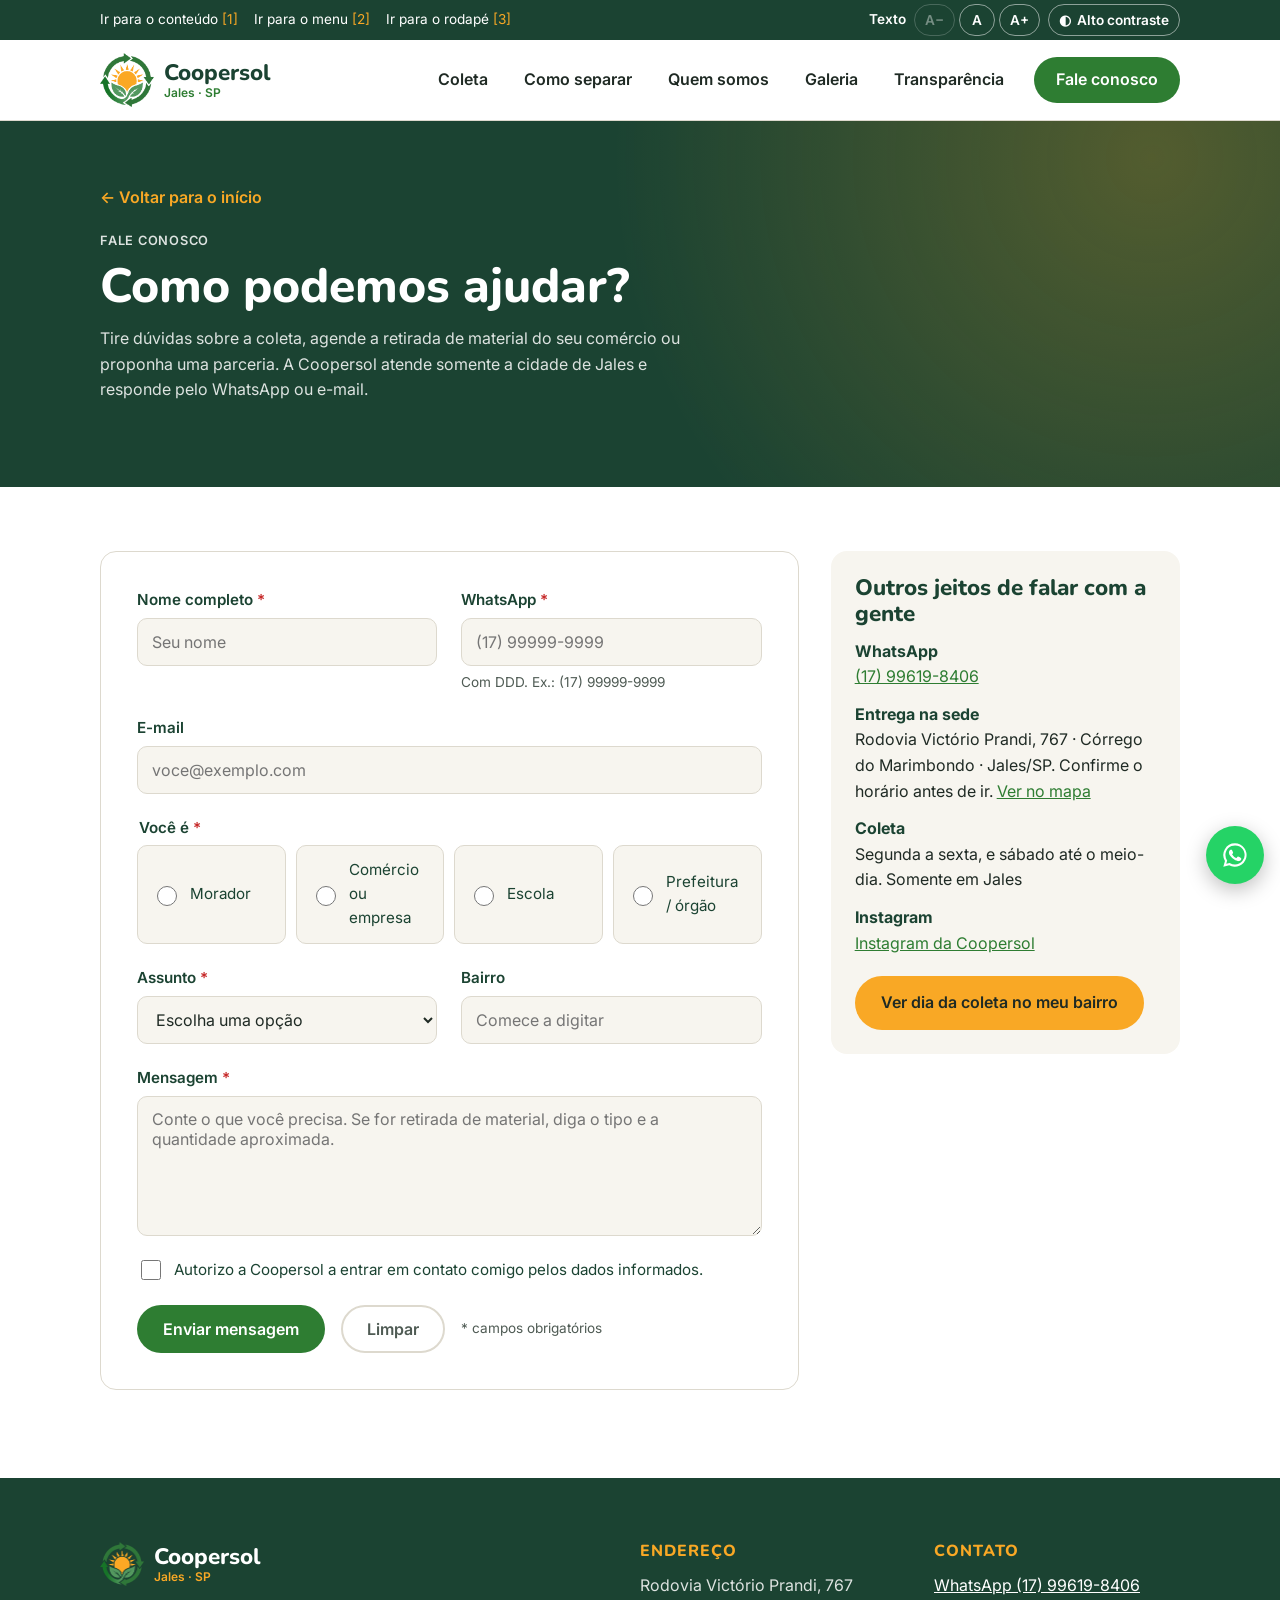
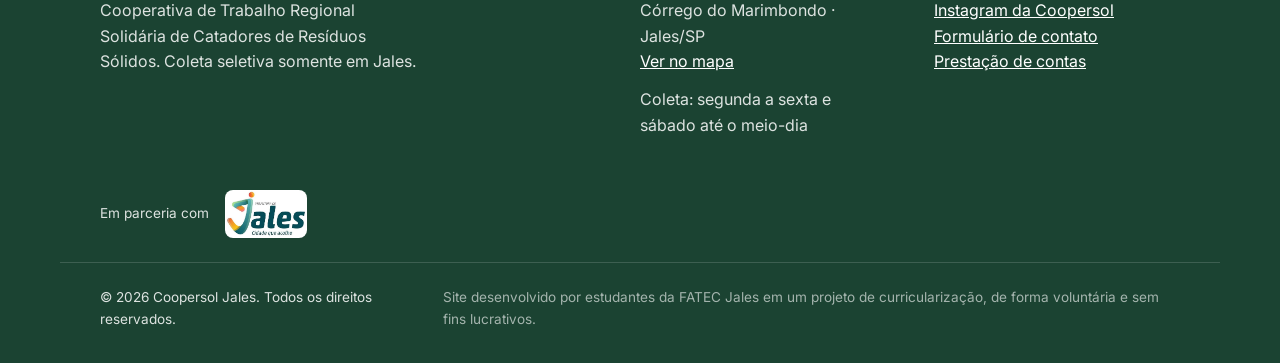
<file: formulario.html>
<!DOCTYPE html>
<html lang="pt-BR">
<head>
  <meta charset="UTF-8">
  <meta name="viewport" content="width=device-width, initial-scale=1.0">
  <title>Fale conosco — Coopersol Jales</title>
  <meta name="description" content="Fale com a Coopersol: tire dúvidas sobre a coleta seletiva, agende a retirada de material ou seja parceiro da cooperativa.">
  <link rel="icon" href="assets/img/logo.png" type="image/svg+xml">

  <!-- Fontes -->
  <link rel="preconnect" href="https://fonts.googleapis.com">
  <link rel="preconnect" href="https://fonts.gstatic.com" crossorigin>
  <link href="https://fonts.googleapis.com/css2?family=Inter:wght@400;600&family=Nunito:wght@700;800&display=swap" rel="stylesheet">

  <!-- Mesmos CSS da página inicial -->
  <link rel="stylesheet" href="assets/css/base.css">
  <link rel="stylesheet" href="assets/css/mobile.css" media="(max-width: 767px)">
  <link rel="stylesheet" href="assets/css/tablet.css" media="(min-width: 768px) and (max-width: 1023px)">
  <link rel="stylesheet" href="assets/css/desktop.css" media="(min-width: 1024px)">

  <!-- Aplica as preferências de acessibilidade salvas antes de desenhar a página (evita "piscar") -->
  <script>
    try {
      var a11y = JSON.parse(localStorage.getItem('coopersol-a11y') || '{}');
      if (a11y.contraste) document.documentElement.classList.add('alto-contraste');
      if (a11y.fonte) document.documentElement.style.fontSize = [100, 112.5, 125, 137.5][a11y.fonte] + '%';
    } catch (e) {}
  </script>
  <script src="assets/js/main.js" defer></script>
</head>
<body>

  <!-- ===== ACESSIBILIDADE =====
       Atalhos de teclado no padrão eMAG: Alt+1 conteúdo, Alt+2 menu, Alt+3 rodapé.
       Os botões de fonte e contraste são controlados por assets/js/main.js e ficam salvos no navegador. -->
  <a class="pular" href="#conteudo">Pular para o conteúdo</a>

  <div class="acessibilidade" role="region" aria-label="Opções de acessibilidade">
    <div class="container acessibilidade__linha">
      <nav class="acessibilidade__atalhos" aria-label="Atalhos">
        <a href="#conteudo" accesskey="1">Ir para o conteúdo <span>[1]</span></a>
        <a href="#menu" accesskey="2">Ir para o menu <span>[2]</span></a>
        <a href="#contato" accesskey="3">Ir para o rodapé <span>[3]</span></a>
      </nav>
      <div class="acessibilidade__opcoes">
        <span class="acessibilidade__rotulo" id="rotulo-fonte">Texto</span>
        <div class="a11y-grupo" role="group" aria-labelledby="rotulo-fonte">
          <button type="button" class="a11y-botao" data-a11y="menos" aria-label="A− diminuir o texto">A&minus;</button>
          <button type="button" class="a11y-botao" data-a11y="normal" aria-label="A tamanho normal do texto">A</button>
          <button type="button" class="a11y-botao" data-a11y="mais" aria-label="A+ aumentar o texto">A+</button>
        </div>
        <button type="button" class="a11y-botao" data-a11y="contraste" aria-pressed="false">
          <span aria-hidden="true">&#9680;</span> Alto contraste
        </button>
      </div>
      <p class="sr-only" id="a11y-aviso" aria-live="polite"></p>
    </div>
  </div>

  <!-- ===== CABEÇALHO ===== -->
  <header class="topo">
    <div class="container topo__linha">
      <a href="index.html" class="marca">
        <img src="assets/img/logo.png" alt="" class="marca__simbolo" width="54" height="54">
        <span class="marca__texto">
          <span class="marca__nome">Coopersol</span>
          <span class="marca__local">Jales · SP</span>
        </span>
      </a>

      <input type="checkbox" id="menu-toggle" class="menu-toggle" aria-label="Abrir menu">
      <label for="menu-toggle" class="menu-botao" aria-hidden="true">
        <span></span><span></span><span></span>
      </label>

      <nav class="menu" id="menu" aria-label="Menu principal">
        <a href="index.html#coleta">Coleta</a>
        <a href="index.html#separar">Como separar</a>
        <a href="index.html#sobre">Quem somos</a>
        <a href="index.html#galeria">Galeria</a>
        <a href="index.html#transparencia">Transparência</a>
        <a href="formulario.html" class="menu__destaque" aria-current="page">Fale conosco</a>
      </nav>
    </div>
  </header>

  <main id="conteudo" tabindex="-1">

    <!-- ===== TOPO DA PÁGINA ===== -->
    <section class="pagina-topo">
      <div class="container">
        <a href="index.html" class="voltar">&larr; Voltar para o início</a>
        <p class="etiqueta etiqueta--clara">Fale conosco</p>
        <h1>Como podemos ajudar?</h1>
        <p>
          Tire dúvidas sobre a coleta, agende a retirada de material do seu comércio
          ou proponha uma parceria. A Coopersol atende somente a cidade de Jales e responde pelo WhatsApp ou e-mail.
        </p>
      </div>
    </section>

    <!-- ===== FORMULÁRIO ===== -->
    <section class="contato">
      <div class="container contato-layout">

        <!--
          Sem JavaScript: a validação é feita pelo próprio HTML (required, type, pattern).
          O envio usa mailto (abre o e-mail do visitante). Para receber direto na caixa
          de entrada sem abrir o e-mail, troque o "action" por um serviço como
          Formspree ou FormSubmit (veja o README).
        -->
        <form class="formulario" action="mailto:coopersoljales@hotmail.com" method="post" enctype="text/plain">
          <div class="form-grid">

            <div class="campo">
              <label for="nome">Nome completo <span class="obrigatorio">*</span></label>
              <input type="text" id="nome" name="nome" autocomplete="name" required minlength="3" placeholder="Seu nome">
            </div>

            <div class="campo">
              <label for="telefone">WhatsApp <span class="obrigatorio">*</span></label>
              <input type="tel" id="telefone" name="telefone" autocomplete="tel" required
                     pattern="\(?\d{2}\)?\s?9?\d{4}-?\d{4}" placeholder="(17) 99999-9999">
              <span class="dica-campo">Com DDD. Ex.: (17) 99999-9999</span>
            </div>

            <div class="campo campo--inteiro">
              <label for="email">E-mail</label>
              <input type="email" id="email" name="email" autocomplete="email" placeholder="voce@exemplo.com">
            </div>

            <fieldset class="campo campo--inteiro">
              <legend>Você é <span class="obrigatorio">*</span></legend>
              <div class="opcoes">
                <label class="opcao"><input type="radio" name="perfil" value="Morador" required> Morador</label>
                <label class="opcao"><input type="radio" name="perfil" value="Comércio ou empresa"> Comércio ou empresa</label>
                <label class="opcao"><input type="radio" name="perfil" value="Escola"> Escola</label>
                <label class="opcao"><input type="radio" name="perfil" value="Prefeitura ou órgão público"> Prefeitura / órgão</label>
              </div>
            </fieldset>

            <div class="campo">
              <label for="assunto">Assunto <span class="obrigatorio">*</span></label>
              <select id="assunto" name="assunto" required>
                <option value="">Escolha uma opção</option>
                <option>Dúvida sobre a coleta</option>
                <option>Agendar retirada de material</option>
                <option>Quero ser parceiro</option>
                <option>Palestra ou visita em escola</option>
                <option>Outro assunto</option>
              </select>
            </div>

            <div class="campo">
              <label for="bairro">Bairro</label>
              <input type="text" id="bairro" name="bairro" list="lista-bairros" placeholder="Comece a digitar">
              <!-- datalist: sugestões de bairro sem JavaScript -->
              <datalist id="lista-bairros">
                <option value="Centro">
                <option value="Jardim América">
                <option value="Jardim Arapuã">
                <option value="Jardim Morumbi">
                <option value="Jardim Oiti">
                <option value="Jardim Samambaia">
                <option value="Parque São Bernardo">
                <option value="Vila União">
                <option value="Cohab Arapuã">
                <option value="CECAP">
                <option value="Nova Jales">
              </datalist>
            </div>

            <div class="campo campo--inteiro">
              <label for="mensagem">Mensagem <span class="obrigatorio">*</span></label>
              <textarea id="mensagem" name="mensagem" required minlength="10"
                        placeholder="Conte o que você precisa. Se for retirada de material, diga o tipo e a quantidade aproximada."></textarea>
            </div>

            <div class="campo campo--inteiro">
              <label class="aceite">
                <input type="checkbox" name="aceite" value="sim" required>
                Autorizo a Coopersol a entrar em contato comigo pelos dados informados.
              </label>
            </div>

            <div class="form-acoes campo--inteiro">
              <button type="submit" class="botao botao--verde">Enviar mensagem</button>
              <button type="reset" class="botao botao--limpar">Limpar</button>
              <span class="dica-campo"><span class="obrigatorio">*</span> campos obrigatórios</span>
            </div>

          </div>
        </form>

        <!-- ===== CARTÃO LATERAL ===== -->
        <aside class="cartao-lateral">
          <h2>Outros jeitos de falar com a gente</h2>
          <ul>
            <li>
              <strong>WhatsApp</strong>
              <a href="https://wa.me/5517996198406">(17) 99619-8406</a>
            </li>
            <li>
              <strong>Entrega na sede</strong>
              Rodovia Victório Prandi, 767 · Córrego do Marimbondo · Jales/SP. Confirme o horário antes de ir. <a href="https://www.google.com/maps/search/?api=1&amp;query=-20.307562%2C-50.548875">Ver no mapa</a>
            </li>
            <li>
              <strong>Coleta</strong>
              Segunda a sexta, e sábado até o meio-dia. Somente em Jales
            </li>
            <li>
              <strong>Instagram</strong>
              <!-- TROCAR pelo endereço do perfil oficial no Instagram -->
              <a href="https://www.instagram.com/PERFIL_DA_COOPERSOL/">Instagram da Coopersol</a>
            </li>
          </ul>
          <a href="index.html#coleta" class="botao botao--sol">Ver dia da coleta no meu bairro</a>
        </aside>

      </div>
    </section>

  </main>

  <!-- ===== RODAPÉ / CONTATO ===== -->
  <footer id="contato" class="rodape" tabindex="-1">
    <div class="container rodape__linha">
      <div class="rodape__marca">
        <a href="index.html" class="marca marca--clara">
          <img src="assets/img/logo.png" alt="" class="marca__simbolo" width="44" height="44">
          <span class="marca__texto">
            <span class="marca__nome">Coopersol</span>
            <span class="marca__local">Jales · SP</span>
          </span>
        </a>
        <p>Cooperativa de Trabalho Regional Solidária de Catadores de Resíduos Sólidos. Coleta seletiva somente em Jales.</p>
      </div>

      <div class="rodape__bloco">
        <h3>Endereço</h3>
        <p>Rodovia Victório Prandi, 767<br>Córrego do Marimbondo · Jales/SP<br>
          <a href="https://www.google.com/maps/search/?api=1&amp;query=-20.307562%2C-50.548875">Ver no mapa</a></p>
        <p>Coleta: segunda a sexta e sábado até o meio-dia</p>
      </div>

      <div class="rodape__bloco">
        <h3>Contato</h3>
        <p>
          <a href="https://wa.me/5517996198406">WhatsApp (17) 99619-8406</a><br>
          <!-- TROCAR pelo endereço do perfil oficial no Instagram -->
          <a href="https://www.instagram.com/PERFIL_DA_COOPERSOL/">Instagram da Coopersol</a><br>
          <a href="formulario.html">Formulário de contato</a><br>
          <a href="index.html#transparencia">Prestação de contas</a>
        </p>
      </div>
    </div>

    <div class="container rodape__parceria">
      <p>Em parceria com</p>
      <img src="assets/img/prefeitura-jales.jpg" alt="Prefeitura de Jales, Cidade que acolhe" width="155" height="90">
    </div>

    <div class="container rodape__base">
      <p class="rodape__copyright">&copy; 2026 Coopersol Jales. Todos os direitos reservados.</p>
      <p>Site desenvolvido por estudantes da FATEC Jales em um projeto de curricularização,
        de forma voluntária e sem fins lucrativos.</p>
    </div>
  </footer>

  <a href="https://wa.me/5517996198406" class="whats-fixo" aria-label="Falar com a Coopersol no WhatsApp">
    <svg viewBox="0 0 24 24" width="28" height="28" aria-hidden="true"><path fill="currentColor" d="M12 2a10 10 0 0 0-8.6 15.1L2 22l5-1.3A10 10 0 1 0 12 2zm0 18.2a8.2 8.2 0 0 1-4.2-1.2l-.3-.2-3 .8.8-2.9-.2-.3A8.2 8.2 0 1 1 12 20.2zm4.5-6.1c-.2-.1-1.5-.7-1.7-.8s-.4-.1-.6.1-.7.8-.8 1-.3.2-.5.1a6.7 6.7 0 0 1-3.3-2.9c-.3-.4.3-.4.7-1.4a.5.5 0 0 0 0-.5l-.8-1.8c-.2-.5-.4-.4-.6-.4h-.5a1 1 0 0 0-.7.3 3 3 0 0 0-.9 2.2 5.1 5.1 0 0 0 1.1 2.7 11.6 11.6 0 0 0 4.4 3.9c1.7.7 2.3.8 3.1.6a2.7 2.7 0 0 0 1.8-1.2 2.2 2.2 0 0 0 .1-1.2c0-.1-.2-.2-.4-.3z"/></svg>
  </a>

  <!-- VLibras: tradutor para Libras do Governo Federal (vlibras.gov.br) -->
  <div vw class="enabled">
    <div vw-access-button class="active"></div>
    <div vw-plugin-wrapper>
      <div class="vw-plugin-top-wrapper"></div>
    </div>
  </div>
  <script src="https://vlibras.gov.br/app/vlibras-plugin.js" defer></script>

</body>
</html>
</file>
<file: assets/css/base.css>
/* =========================================================
   COOPERSOL — base.css
   Cores, fontes e componentes usados em TODOS os tamanhos.
   O layout de cada tela fica em mobile.css, tablet.css e desktop.css
   ========================================================= */

:root {
  /* Paleta da marca */
  --verde: #2E7D32;        /* Verde Coopersol — principal */
  --verde-mata: #1B4332;   /* títulos, rodapé, fundos escuros */
  --sol: #F9A825;          /* Amarelo Sol — destaques */
  --papel: #F7F5EF;        /* fundo */
  --grafite: #1F2A24;      /* texto */
  --branco: #FFFFFF;
  --linha: #DDD9CE;
  --texto-suave: #4F5B54;

  /* Cores funcionais (só no guia de separação) */
  /* tons escurecidos para o texto branco passar no contraste mínimo (WCAG AA, 4,5:1) */
  --mat-papel: #1565C0;
  --mat-plastico: #C62828;
  --mat-metal: #FBC02D;
  --mat-vidro: #2E7D32;
  --mat-eletronico: #455A64;
  --mat-oleo: #6D4C41;

  /* Fontes */
  --fonte-titulo: "Nunito", "Trebuchet MS", sans-serif;
  --fonte-texto: "Inter", "Segoe UI", Arial, sans-serif;

  /* Medidas */
  --raio: 16px;
  --raio-pilula: 999px;
  --largura-max: 1160px;
}

/* ---------- Reset simples ---------- */
*,
*::before,
*::after {
  box-sizing: border-box;
}

html {
  scroll-behavior: smooth;
  scroll-padding-top: 84px; /* compensa o cabeçalho fixo nos links #âncora */
}

body {
  margin: 0;
  font-family: var(--fonte-texto);
  font-size: 1rem;
  line-height: 1.6;
  color: var(--grafite);
  background: var(--branco);
}

img,
svg {
  display: block;
  max-width: 100%;
}

h1, h2, h3, h4 {
  font-family: var(--fonte-titulo);
  font-weight: 800;
  line-height: 1.15;
  color: var(--verde-mata);
  margin: 0 0 12px;
}

p {
  margin: 0 0 12px;
}

a {
  color: var(--verde);
}

/* Foco visível em tudo que recebe o teclado */
a:focus-visible,
button:focus-visible,
video:focus-visible,
[tabindex]:focus-visible,
label:focus-visible,
.menu-toggle:focus-visible + .menu-botao {
  outline: 3px solid var(--sol);
  outline-offset: 3px;
}

main:focus,
footer:focus {
  outline: none;
}

.container {
  width: 100%;
  max-width: var(--largura-max);
  margin: 0 auto;
}

/* ---------- Etiqueta (texto pequeno acima dos títulos) ---------- */
.etiqueta {
  display: inline-block;
  font-size: 0.8rem;
  font-weight: 600;
  letter-spacing: 0.06em;
  text-transform: uppercase;
  color: var(--verde);
  margin-bottom: 8px;
}

.etiqueta--clara {
  color: var(--sol);
}

/* amarelo sobre o verde médio não passa no contraste: usa branco */
.secao--verde .etiqueta--clara {
  color: var(--branco);
}

/* ---------- Botões ---------- */
.botao {
  display: inline-flex;
  align-items: center;
  justify-content: center;
  min-height: 48px;              /* área de toque confortável */
  padding: 12px 24px;
  border-radius: var(--raio-pilula);
  border: 2px solid transparent;
  font-family: var(--fonte-texto);
  font-weight: 600;
  font-size: 1rem;
  text-align: center;
  text-decoration: none;
  transition: transform 0.15s ease, background-color 0.15s ease;
}

.botao:hover {
  transform: translateY(-2px);
}

.botao--sol {
  background: var(--sol);
  color: var(--grafite);
}

.botao--sol:hover {
  background: #FFB733;
}

.botao--verde {
  background: var(--verde);
  color: var(--branco);
}

.botao--verde:hover {
  background: var(--verde-mata);
}

.botao--limpar {
  background: transparent;
  border-color: var(--linha);
  color: var(--texto-suave);
}

.botao--limpar:hover {
  border-color: var(--texto-suave);
}

.botao--contorno {
  border-color: rgba(255, 255, 255, 0.7);
  color: var(--branco);
}

.botao--contorno:hover {
  background: rgba(255, 255, 255, 0.12);
}

/* ---------- Cabeçalho ---------- */
.topo {
  position: sticky;
  top: 0;
  z-index: 10;
  background: var(--branco);
  border-bottom: 1px solid var(--linha);
}

.topo__linha {
  display: flex;
  align-items: center;
  justify-content: space-between;
  flex-wrap: wrap;
  min-height: 72px;
}

.marca {
  display: flex;
  align-items: center;
  gap: 10px;
  text-decoration: none;
}

.marca__texto {
  display: flex;
  flex-direction: column;
  line-height: 1.1;
}

.marca__nome {
  font-family: var(--fonte-titulo);
  font-weight: 800;
  font-size: 1.4rem;
  color: var(--verde-mata);
}

.marca__local {
  font-size: 0.75rem;
  font-weight: 600;
  color: var(--verde);
}

.marca--clara .marca__nome {
  color: var(--branco);
}

.marca--clara .marca__local {
  color: var(--sol);
}

.menu-toggle {
  /* o checkbox fica escondido; quem aparece é o label (ícone) */
  position: absolute;
  opacity: 0;
  pointer-events: none;
}

.menu {
  display: flex;
}

.menu a {
  font-weight: 600;
  color: var(--grafite);
  text-decoration: none;
}

.menu a:hover {
  color: var(--verde);
}

.menu a.menu__destaque {
  background: var(--verde);
  color: var(--branco);
  border-radius: var(--raio-pilula);
}

/* ---------- Hero ---------- */
.hero {
  background:
    radial-gradient(circle at 85% 20%, rgba(249, 168, 37, 0.25), transparent 45%),
    var(--verde-mata);
  color: var(--branco);
}

.hero__linha {
  display: flex;
  align-items: center;
}

.hero h1 {
  color: var(--branco);
}

.hero__resumo {
  color: rgba(255, 255, 255, 0.85);
}

.hero__acoes {
  display: flex;
  flex-wrap: wrap;
  gap: 12px;
  margin-top: 24px;
}

.hero__arte img {
  filter: drop-shadow(0 12px 32px rgba(0, 0, 0, 0.25));
}

/* ---------- Números ---------- */
.numeros {
  background: var(--sol);
}

/* GRID: as colunas mudam em cada arquivo de tela */
.numeros__linha {
  display: grid;
}

.numero {
  display: flex;
  flex-direction: column;
}

.numero strong {
  font-family: var(--fonte-titulo);
  font-weight: 800;
  color: var(--verde-mata);
  line-height: 1.1;
}

.numero span {
  font-size: 0.9rem;
  color: var(--grafite);
}

/* ---------- Seções ---------- */
.secao--papel {
  background: var(--papel);
}

.secao--verde {
  background: var(--verde);
  color: var(--branco);
}

.secao--verde h2 {
  color: var(--branco);
}

.secao__cabeca {
  max-width: 680px;
  margin-bottom: 32px;
}

.secao__cabeca p:last-child {
  color: var(--texto-suave);
}

/* ---------- Cronograma (cards por dia) ---------- */
/* GRID: 1 coluna no celular, 2 no tablet, 3 no computador */
.dias {
  display: grid;
  gap: 16px;
}

.dia {
  display: flex;
  flex-direction: column;
  gap: 12px;
  background: var(--branco);
  border: 1px solid var(--linha);
  border-radius: var(--raio);
  padding: 20px;
}

.dia__nome {
  font-size: 1.35rem;
  margin: 0;
}

.turno {
  display: flex;
  flex-direction: column;
  gap: 6px;
}

.turno p {
  margin: 0;
  font-size: 0.95rem;
}

.turno__rotulo {
  align-self: flex-start;
  padding: 2px 12px;
  border-radius: var(--raio-pilula);
  font-size: 0.8rem;
  font-weight: 600;
}

.turno__rotulo--manha {
  background: #FFF3D6;
  color: #7A5200;
}

.turno__rotulo--tarde {
  background: #E3F1E4;
  color: var(--verde-mata);
}

/* Lista de bairros com altura máxima e rolagem por dentro do card.
   As sombras em cima/embaixo só aparecem quando há mais conteúdo para rolar. */
.dia__corpo {
  --fundo-card: var(--branco);
  position: relative;            /* referência para o offsetTop do JS */
  display: flex;
  flex-direction: column;
  gap: 12px;
  max-height: 300px;
  overflow-y: auto;
  overscroll-behavior: contain;
  padding-right: 6px;
  scrollbar-width: thin;
  scrollbar-color: var(--verde) transparent;
  background:
    linear-gradient(var(--fundo-card) 30%, rgba(255, 255, 255, 0)) top / 100% 28px no-repeat local,
    linear-gradient(rgba(255, 255, 255, 0), var(--fundo-card) 70%) bottom / 100% 28px no-repeat local,
    radial-gradient(farthest-side at 50% 0, rgba(0, 0, 0, 0.14), transparent) top / 100% 12px no-repeat scroll,
    radial-gradient(farthest-side at 50% 100%, rgba(0, 0, 0, 0.14), transparent) bottom / 100% 12px no-repeat scroll;
}

.dia__nota {
  margin: 0;
  font-size: 0.9rem;
  color: var(--texto-suave);
}

.dia--outros {
  background: var(--papel);
  border-style: dashed;
}

.dia--outros .dia__corpo {
  --fundo-card: var(--papel);
  max-height: 210px;   /* o card já tem nota e botão: lista mais baixa para alinhar com os vizinhos */
}

.dia--outros .botao {
  align-self: flex-start;
}

.dia--aviso {
  background: var(--papel);
  border-style: dashed;
  justify-content: center;
}

.dia--aviso .botao {
  align-self: flex-start;
}

/* ---------- Materiais ---------- */
/* GRID: 2 colunas no celular, 4 no tablet e no computador */
.materiais {
  display: grid;
  gap: 16px;
  margin-bottom: 32px;
}

.material {
  display: flex;
  flex-direction: column;
  justify-content: flex-start;   /* título e texto sempre no topo, alinhados entre os cards */
  padding: 20px;
  border-radius: var(--raio);
  color: var(--branco);
}

.material h3,
.material h4 {
  color: inherit;
  font-size: 1.6rem;
  margin-bottom: 6px;
}

.material p {
  margin: 0;
}

.material--papel    { background: var(--mat-papel); }
.material--plastico { background: var(--mat-plastico); }
.material--metal    { background: var(--mat-metal); color: var(--grafite); }
.material--vidro    { background: var(--mat-vidro); }
.material--eletronico { background: var(--mat-eletronico); }
.material--oleo     { background: var(--mat-oleo); }

/* ---------- Dicas ---------- */
.dicas {
  display: flex;
  flex-wrap: wrap;
  gap: 16px;
}

.dica {
  display: flex;
  gap: 16px;
  align-items: flex-start;
  background: var(--branco);
  border-radius: var(--raio);
  padding: 20px;
}

.dica h3,
.dica h4 {
  font-size: 1.15rem;
  margin-bottom: 4px;
}

.dica p {
  margin: 0;
  color: var(--texto-suave);
}

.dica__numero {
  flex: 0 0 auto;
  width: 40px;
  height: 40px;
  display: flex;
  align-items: center;
  justify-content: center;
  border-radius: 50%;
  background: var(--verde);
  color: var(--branco);
  font-family: var(--fonte-titulo);
  font-weight: 800;
  font-size: 1.2rem;
}

/* ---------- Quem somos ---------- */
.sobre {
  display: flex;
}

.linha-tempo {
  list-style: none;
  margin: 0;
  padding: 0;
  display: flex;
  flex-direction: column;
  border-left: 3px solid var(--sol);
}

.linha-tempo li {
  display: flex;
  flex-direction: column;
  padding: 0 0 20px 20px;
  position: relative;
}

.linha-tempo li::before {
  content: "";
  position: absolute;
  left: -10px;
  top: 6px;
  width: 17px;
  height: 17px;
  border-radius: 50%;
  background: var(--verde);
  border: 3px solid var(--branco);
}

.linha-tempo__ano {
  font-family: var(--fonte-titulo);
  font-weight: 800;
  font-size: 1.3rem;
  color: var(--verde);
}

.linha-tempo p {
  margin: 0;
}

.pilares {
  display: flex;
  flex-wrap: wrap;
  gap: 16px;
}

.pilar {
  flex: 1 1 240px;
  border-top: 4px solid var(--verde);
  background: var(--papel);
  border-radius: 0 0 var(--raio) var(--raio);
  padding: 20px;
}

.pilar p {
  margin: 0;
  color: var(--texto-suave);
}

/* ---------- Empresas ---------- */
.empresas {
  display: flex;
}

.empresas__acoes {
  display: flex;
  flex-wrap: wrap;
  gap: 12px;
}

/* ---------- Rodapé ---------- */
.rodape {
  background: var(--verde-mata);
  color: rgba(255, 255, 255, 0.85);
}

/* GRID: colunas do rodapé definidas em cada arquivo de tela */
.rodape__linha {
  display: grid;
}

.rodape h3 {
  color: var(--sol);
  font-size: 1rem;
  text-transform: uppercase;
  letter-spacing: 0.06em;
}

.rodape a {
  color: var(--branco);
}

.rodape__marca p {
  margin-top: 12px;
  max-width: 320px;
}

/* Barra final: copyright + crédito (flex) */
.rodape__base {
  display: flex;
  border-top: 1px solid rgba(255, 255, 255, 0.15);
  font-size: 0.85rem;
  color: rgba(255, 255, 255, 0.6);
}

.rodape__base p {
  margin: 0;
}

.rodape__copyright {
  color: rgba(255, 255, 255, 0.85);
}

/* ---------- Página do formulário ---------- */
.pagina-topo {
  background:
    radial-gradient(circle at 90% 10%, rgba(249, 168, 37, 0.25), transparent 45%),
    var(--verde-mata);
  color: var(--branco);
}

.pagina-topo h1 {
  color: var(--branco);
}

.pagina-topo p {
  color: rgba(255, 255, 255, 0.85);
  max-width: 620px;
}

.voltar {
  display: block;
  width: fit-content;
  margin-bottom: 16px;
  color: var(--sol);
  font-weight: 600;
  text-decoration: none;
}

/* GRID: formulário + cartão lateral */
.contato-layout {
  display: grid;
  gap: 24px;
  align-items: start;
}

.formulario {
  background: var(--branco);
  border: 1px solid var(--linha);
  border-radius: var(--raio);
}

/* GRID: campos do formulário */
.form-grid {
  display: grid;
  gap: 20px;
}

.campo {
  display: flex;
  flex-direction: column;
  gap: 6px;
}

.campo--inteiro {
  grid-column: 1 / -1;  /* ocupa todas as colunas */
}

.campo label,
.campo legend {
  font-weight: 600;
  font-size: 0.95rem;
  color: var(--verde-mata);
}

.campo .obrigatorio {
  color: #C62828;
}

.campo input,
.campo select,
.campo textarea {
  width: 100%;
  min-height: 48px;
  padding: 12px 14px;
  font-family: var(--fonte-texto);
  font-size: 1rem;
  color: var(--grafite);
  background: var(--papel);
  border: 1px solid var(--linha);
  border-radius: 10px;
}

.campo textarea {
  min-height: 140px;
  resize: vertical;
}

.campo input:focus,
.campo select:focus,
.campo textarea:focus {
  outline: none;
  border-color: var(--verde);
  box-shadow: 0 0 0 3px rgba(46, 125, 50, 0.2);
  background: var(--branco);
}

/* Validação nativa do HTML, sem JavaScript */
.campo input:user-invalid,
.campo textarea:user-invalid {
  border-color: #C62828;
}

.dica-campo {
  font-size: 0.85rem;
  color: var(--texto-suave);
}

fieldset.campo {
  border: 0;
  margin: 0;
  padding: 0;
  min-width: 0;
}

/* GRID: opções de "Você é" */
.opcoes {
  display: grid;
  gap: 10px;
  margin-top: 4px;
}

.campo .opcao {
  display: flex;
  align-items: center;
  gap: 10px;
  padding: 12px 14px;
  border: 1px solid var(--linha);
  border-radius: 10px;
  background: var(--papel);
  cursor: pointer;
  font-weight: 400;
}

.opcao input {
  flex: 0 0 20px;
  width: 20px;
  height: 20px;
  min-height: 0;
  accent-color: var(--verde);
}

.opcao:has(input:checked) {
  border-color: var(--verde);
  background: #E8F3E9;
}

.campo .aceite {
  display: flex;
  align-items: flex-start;
  gap: 10px;
  font-size: 0.95rem;
  font-weight: 400;
}

.aceite input {
  flex: 0 0 20px;
  width: 20px;
  height: 20px;
  min-height: 0;
  margin-top: 2px;
  accent-color: var(--verde);
}

.form-acoes {
  display: flex;
  flex-wrap: wrap;
  align-items: center;
  gap: 16px;
}

.form-acoes .botao {
  cursor: pointer;
}

.cartao-lateral {
  background: var(--papel);
  border-radius: var(--raio);
  padding: 24px;
}

.cartao-lateral h2 {
  font-size: 1.4rem;
}

.cartao-lateral ul {
  list-style: none;
  margin: 0 0 20px;
  padding: 0;
  display: flex;
  flex-direction: column;
  gap: 12px;
}

.cartao-lateral li strong {
  display: block;
  color: var(--verde-mata);
}

/* ---------- Botão fixo de WhatsApp ---------- */
.whats-fixo {
  position: fixed;
  right: 16px;
  bottom: 16px;
  z-index: 20;
  width: 58px;
  height: 58px;
  display: flex;
  align-items: center;
  justify-content: center;
  border-radius: 50%;
  background: #25D366;
  color: var(--branco);
  box-shadow: 0 6px 20px rgba(0, 0, 0, 0.25);
}

.whats-fixo:hover {
  transform: scale(1.06);
}

/* =========================================================
   ACESSIBILIDADE (sem JavaScript)
   ========================================================= */

/* Link "Pular para o conteúdo": só aparece quando recebe o foco do teclado */
.pular {
  position: absolute;
  left: 16px;
  top: -100px;
  z-index: 100;
  padding: 12px 20px;
  border-radius: 0 0 10px 10px;
  background: var(--sol);
  color: var(--grafite);
  font-weight: 600;
  text-decoration: none;
}

.pular:focus {
  top: 0;
}

/* Barra de acessibilidade no topo (flex) */
.acessibilidade {
  background: var(--verde-mata);
  color: var(--branco);
  font-size: 0.85rem;
}

.acessibilidade__linha {
  display: flex;
  align-items: center;
  justify-content: space-between;
  flex-wrap: wrap;
  gap: 4px 16px;
  min-height: 40px;
}

.acessibilidade__atalhos {
  display: flex;
  flex-wrap: wrap;
  gap: 4px 16px;
}

.acessibilidade a {
  color: var(--branco);
  text-decoration: none;
}

.acessibilidade a:hover {
  text-decoration: underline;
}

.acessibilidade__atalhos span {
  color: var(--sol);
}

.acessibilidade__opcoes {
  display: flex;
  gap: 8px;
}

.acessibilidade__opcoes {
  align-items: center;
}

.acessibilidade__rotulo {
  font-weight: 600;
}

.a11y-grupo {
  display: flex;
  gap: 4px;
}

.a11y-botao {
  display: inline-flex;
  align-items: center;
  justify-content: center;
  gap: 6px;
  min-width: 36px;
  min-height: 32px;
  padding: 4px 10px;
  border: 1px solid rgba(255, 255, 255, 0.5);
  border-radius: var(--raio-pilula);
  background: transparent;
  color: var(--branco);
  font-family: var(--fonte-texto);
  font-size: 0.85rem;
  font-weight: 600;
  cursor: pointer;
}

.a11y-botao:hover {
  background: rgba(255, 255, 255, 0.12);
}

.a11y-botao:disabled {
  opacity: 0.4;
  cursor: default;
}

.a11y-botao[aria-pressed="true"] {
  background: var(--sol);
  border-color: var(--sol);
  color: var(--grafite);
}

/* Texto só para leitores de tela */
.sr-only {
  position: absolute;
  width: 1px;
  height: 1px;
  margin: -1px;
  padding: 0;
  overflow: hidden;
  clip: rect(0 0 0 0);
  white-space: nowrap;
  border: 0;
}

/* Alto contraste (classe colocada no <html> pelo main.js): fundo preto, texto branco e links amarelos */
html.alto-contraste body,
html.alto-contraste body *:not(img):not(video):not(svg):not(path) {
  background-color: #000 !important;
  background-image: none !important;
  color: #FFF !important;
  border-color: #FFF !important;
  box-shadow: none !important;
}

html.alto-contraste a,
html.alto-contraste a * {
  color: #FF0 !important;
  text-decoration: underline !important;
}

html.alto-contraste .botao,
html.alto-contraste .a11y-botao,
html.alto-contraste .carrossel__seta,
html.alto-contraste .menu a.menu__destaque {
  border: 2px solid #FF0 !important;
}

html.alto-contraste .a11y-botao[aria-pressed="true"],
html.alto-contraste .a11y-botao[aria-pressed="true"] *,
html.alto-contraste .carrossel__ponto[aria-current="true"]::before,
html.alto-contraste .bairros li.achado {
  background-color: #FF0 !important;
  color: #000 !important;
}

/* Quem pede menos movimento no sistema não vê animações */
@media (prefers-reduced-motion: reduce) {
  html {
    scroll-behavior: auto;
  }

  *,
  *::before,
  *::after {
    transition: none !important;
    animation: none !important;
  }
}

/* =========================================================
   COLETA: aviso e ponto de entrega
   ========================================================= */
.aviso {
  border-left: 4px solid var(--sol);
  background: #FFF8E1;
  border-radius: 0 10px 10px 0;
  padding: 12px 16px;
  margin-bottom: 24px;
  color: var(--grafite);
}

/* GRID: foto + texto */
.entrega {
  display: grid;
  gap: 24px;
  align-items: center;
  margin-top: 40px;
  background: var(--papel);
  border-radius: var(--raio);
  overflow: hidden;
}

.entrega__foto {
  width: 100%;
  height: 100%;
  object-fit: cover;
}

.entrega__texto h3 {
  font-size: 1.5rem;
}

.entrega__info {
  list-style: none;
  padding: 0;
  margin: 0 0 20px;
  display: flex;
  flex-direction: column;
  gap: 6px;
}

/* =========================================================
   SEPARAÇÃO: destaque, o que não coleta
   ========================================================= */
.destaque-separacao {
  display: flex;
  gap: 16px;
  align-items: flex-start;
  background: var(--verde-mata);
  color: var(--branco);
  border-radius: var(--raio);
  padding: 20px 24px;
  margin-bottom: 32px;
}

.destaque-separacao p {
  margin: 0;
  font-size: 1.05rem;
}

.destaque-separacao strong {
  color: var(--sol);
}

.destaque-separacao__icone {
  flex: 0 0 auto;
  width: 44px;
  height: 44px;
  display: flex;
  align-items: center;
  justify-content: center;
  border-radius: 50%;
  background: var(--sol);
  color: var(--grafite);
  font-family: var(--fonte-titulo);
  font-weight: 800;
  font-size: 1.6rem;
}

.subtitulo {
  font-size: 1.3rem;
  margin: 0 0 16px;
}

.subtitulo--alerta {
  color: #B71C1C;
}

/* GRID: lista do que não é coletado */
.nao-coleta {
  list-style: none;
  padding: 0;
  margin: 0 0 12px;
  display: grid;
  gap: 10px;
}

.nao-coleta li {
  display: flex;
  align-items: center;
  gap: 10px;
  padding: 12px 14px;
  background: var(--branco);
  border: 1px solid #F1C6C6;
  border-radius: 10px;
  font-weight: 600;
}

.nao-coleta li::before {
  content: "\2715";              /* ✕ */
  flex: 0 0 auto;
  width: 26px;
  height: 26px;
  display: flex;
  align-items: center;
  justify-content: center;
  border-radius: 50%;
  background: #B71C1C;
  color: var(--branco);
  font-size: 0.8rem;
}

.nota {
  font-size: 0.9rem;
  color: var(--texto-suave);
  margin-bottom: 32px;
}

/* =========================================================
   PARCERIA COM A PREFEITURA
   ========================================================= */
.parceria {
  display: flex;
  align-items: center;
  flex-wrap: wrap;
  gap: 12px 24px;
  margin-top: 32px;
}

.parceria p {
  margin: 0;
  font-weight: 600;
  color: var(--texto-suave);
}

.parceria__logo {
  height: 64px;
  width: auto;
}

.rodape__parceria {
  display: flex;
  align-items: center;
  gap: 16px;
  margin-bottom: 24px;
}

.rodape__parceria p {
  margin: 0;
  font-size: 0.85rem;
}

.rodape__parceria img {
  height: 48px;
  width: auto;
  background: var(--branco);
  border-radius: 8px;
}

/* =========================================================
   GALERIA: vídeo + carrossel de fotos (só CSS)
   ========================================================= */
/* GRID: vídeo ao lado do carrossel no computador */
.galeria {
  display: grid;
  gap: 32px;
  align-items: start;
}

.video {
  margin: 0;
}

.video video {
  display: block;
  width: 100%;
  height: auto;
  aspect-ratio: 9 / 16;
  background: #000;
  border-radius: var(--raio);
}

.video figcaption {
  margin-top: 10px;
  font-size: 0.9rem;
  color: var(--texto-suave);
}

.credito {
  display: block;
  margin-top: 4px;
  font-weight: 600;
  color: var(--verde-mata);
}

.fotos {
  min-width: 0;          /* deixa o carrossel rolar dentro da coluna do grid */
}

.fotos__dica {
  font-size: 0.9rem;
  font-weight: 600;
  color: var(--verde);
}

/* FLEX + scroll-snap: cada foto "encaixa" ao deslizar */
.carrossel {
  list-style: none;
  margin: 0;
  padding: 0 0 16px;
  display: flex;
  gap: 16px;
  overflow-x: auto;
  scroll-snap-type: x mandatory;
  overscroll-behavior-x: contain;
  scrollbar-color: var(--verde) transparent;
}

.slide {
  flex: 0 0 85%;
  scroll-snap-align: start;
}

.slide figure {
  margin: 0;
  background: var(--branco);
  border-radius: var(--raio);
  overflow: hidden;
  border: 1px solid var(--linha);
}

.slide img {
  width: 100%;
  height: auto;
  aspect-ratio: 4 / 3;
  object-fit: cover;
}

.slide figcaption {
  padding: 12px 16px;
  font-size: 0.95rem;
}

/* =========================================================
   PRESTAÇÃO DE CONTAS
   ========================================================= */
/* GRID: cartões de documentos */
.documentos {
  display: grid;
  gap: 16px;
  margin-bottom: 16px;
}

.documento {
  display: flex;
  flex-direction: column;
  gap: 8px;
  padding: 20px;
  border: 1px solid var(--linha);
  border-top: 4px solid var(--verde);
  border-radius: 0 0 var(--raio) var(--raio);
  background: var(--branco);
}

.documento h3 {
  font-size: 1.2rem;
  margin: 0;
}

.documento p {
  margin: 0;
  color: var(--texto-suave);
  flex: 1;
}

.status {
  align-self: flex-start;
  padding: 4px 12px;
  border-radius: var(--raio-pilula);
  background: #EEF0EE;
  color: var(--texto-suave);
  font-size: 0.85rem;
  font-weight: 600;
}

.documento .botao {
  align-self: flex-start;
  min-height: 40px;
  padding: 8px 18px;
}

/* =========================================================
   BUSCA DE BAIRRO + LISTA DE BAIRROS
   ========================================================= */
.busca {
  background: var(--papel);
  border-radius: var(--raio);
  padding: 20px;
  margin-bottom: 24px;
}

.busca__rotulo {
  display: block;
  font-weight: 600;
  color: var(--verde-mata);
  margin-bottom: 8px;
}

.busca__campo {
  width: 100%;
  max-width: 480px;
  min-height: 48px;
  padding: 12px 16px;
  font-family: var(--fonte-texto);
  font-size: 1rem;
  border: 2px solid var(--linha);
  border-radius: var(--raio-pilula);
  background: var(--branco);
  color: var(--grafite);
}

.busca__campo:focus {
  outline: none;
  border-color: var(--verde);
  box-shadow: 0 0 0 3px rgba(46, 125, 50, 0.2);
}

.busca__resultado {
  margin: 10px 0 0;
  font-weight: 600;
  color: var(--verde-mata);
}

.busca__resultado:empty {
  display: none;
}

.bairros {
  list-style: none;
  margin: 0;
  padding: 0;
  font-size: 0.92rem;
  line-height: 1.5;
}

.bairros li {
  padding: 1px 6px;
  margin-left: -6px;
  border-radius: 6px;
  transition: background-color 0.2s ease;
}

.bairros li.achado {
  background: var(--sol);
  color: var(--grafite);
  font-weight: 600;
}

.dia {
  transition: opacity 0.2s ease;
}

.dia.sem-resultado {
  opacity: 0.35;
}

/* =========================================================
   CARROSSEL: controles (criados pelo main.js) e transição suave
   ========================================================= */
.carrossel-moldura {
  position: relative;
}

.carrossel {
  scroll-behavior: smooth;
}

.slide {
  transition: opacity 0.4s ease, transform 0.4s ease;
}

/* a foto em destaque fica nítida; as vizinhas ficam suaves */
.slide img {
  transition: opacity 0.4s ease;
}

.carrossel-moldura .slide:not(.ativo) {
  transform: scale(0.97);
}

/* só a foto fica mais clara; a legenda mantém o contraste */
.carrossel-moldura .slide:not(.ativo) img {
  opacity: 0.55;
}

.carrossel__seta {
  position: absolute;
  top: calc(50% - 40px);
  z-index: 2;
  width: 48px;
  height: 48px;
  display: flex;
  align-items: center;
  justify-content: center;
  border: 0;
  border-radius: 50%;
  background: var(--sol);
  color: var(--grafite);
  font-size: 1.4rem;
  cursor: pointer;
  box-shadow: 0 4px 14px rgba(0, 0, 0, 0.2);
  transition: opacity 0.2s ease, transform 0.2s ease;
}

.carrossel__seta:hover {
  transform: scale(1.06);
}

.carrossel__seta:disabled {
  opacity: 0;
  pointer-events: none;
}

.carrossel__seta--anterior {
  left: 8px;
}

.carrossel__seta--proxima {
  right: 8px;
}

.carrossel__pontos {
  display: flex;
  justify-content: center;
  gap: 8px;
  margin-top: 8px;
}

.carrossel__pontos {
  gap: 4px;
}

/* área de toque de 28px (mínimo recomendado: 24px), com a bolinha desenhada no meio */
.carrossel__ponto {
  width: 28px;
  height: 28px;
  padding: 0;
  border: 0;
  background: transparent;
  cursor: pointer;
  display: flex;
  align-items: center;
  justify-content: center;
}

.carrossel__ponto::before {
  content: "";
  width: 14px;
  height: 14px;
  border: 2px solid var(--verde);
  border-radius: 50%;
  box-sizing: border-box;
  transition: background-color 0.3s ease, transform 0.3s ease;
}

.carrossel__ponto[aria-current="true"]::before {
  background: var(--verde);
  transform: scale(1.2);
}
</file>
<file: assets/css/mobile.css>
/* =========================================================
   COOPERSOL — mobile.css
   Celulares: até 767px de largura
   Tudo em uma coluna; menu abre pelo ícone (sem JavaScript)
   ========================================================= */

.container {
  padding: 0 16px;
}

/* ---------- Cabeçalho + menu hambúrguer ---------- */
.marca__simbolo {
  width: 38px;
  height: 38px;
}

.menu-botao {
  display: flex;
  flex-direction: column;
  justify-content: center;
  gap: 5px;
  width: 48px;
  height: 48px;
  padding: 12px;
  cursor: pointer;
}

.menu-botao span {
  display: block;
  height: 3px;
  border-radius: 2px;
  background: var(--verde-mata);
  transition: transform 0.2s ease, opacity 0.2s ease;
}

/* menu fechado */
.menu {
  display: none;
  width: 100%;
  flex-direction: column;
  padding: 8px 0 16px;
  gap: 4px;
}

.menu a {
  padding: 12px 8px;
  border-radius: 8px;
}

.menu a.menu__destaque {
  text-align: center;
  margin-top: 8px;
}

/* menu aberto: quando o checkbox está marcado */
.menu-toggle:checked ~ .menu {
  display: flex;
}

/* ícone vira um "X" */
.menu-toggle:checked + .menu-botao span:nth-child(1) {
  transform: translateY(8px) rotate(45deg);
}

.menu-toggle:checked + .menu-botao span:nth-child(2) {
  opacity: 0;
}

.menu-toggle:checked + .menu-botao span:nth-child(3) {
  transform: translateY(-8px) rotate(-45deg);
}

/* ---------- Hero ---------- */
.hero {
  padding: 40px 0 48px;
}

.hero__linha {
  flex-direction: column;
}

.hero h1 {
  font-size: 2rem;
}

.hero__acoes {
  flex-direction: column;
}

.hero__acoes .botao {
  width: 100%;
}

.hero__arte {
  display: none; /* no celular o texto e o botão vêm primeiro */
}

/* ---------- Números: 2 por linha ---------- */
.numeros {
  padding: 24px 0;
}

.numeros__linha {
  grid-template-columns: repeat(2, 1fr);
  gap: 20px 16px;
}

.numero strong {
  font-size: 1.5rem;
}

/* ---------- Seções ---------- */
.secao {
  padding: 48px 0;
}

h2 {
  font-size: 1.7rem;
}

/* ---------- Cronograma (grid): um dia embaixo do outro ---------- */
.dias {
  grid-template-columns: 1fr;
}

/* ---------- Materiais: 2 por linha ---------- */
.materiais {
  grid-template-columns: repeat(2, 1fr);
  gap: 12px;
}

.material {
  padding: 16px;
}

.material h3,
.material h4 {
  font-size: 1.35rem;
}

.material p {
  font-size: 0.9rem;
}

/* ---------- Dicas ---------- */
.dica {
  flex: 1 1 100%;
}

/* ---------- Quem somos ---------- */
.sobre {
  flex-direction: column;
  gap: 24px;
  margin-bottom: 32px;
}

.linha-tempo {
  margin-left: 8px;
}

/* ---------- Empresas ---------- */
.secao--verde {
  padding: 40px 0;
}

.empresas {
  flex-direction: column;
  gap: 16px;
}

.empresas__acoes {
  flex-direction: column;
}

.empresas__acoes .botao {
  width: 100%;
}

/* ---------- Rodapé ---------- */
.rodape {
  padding: 40px 0 88px; /* espaço extra para o botão fixo de WhatsApp */
}

.rodape__linha {
  grid-template-columns: 1fr;
  gap: 24px;
  margin-bottom: 24px;
}

.rodape__base {
  flex-direction: column;
  gap: 6px;
  padding-top: 16px;
}

/* ---------- Página do formulário ---------- */
.pagina-topo {
  padding: 32px 0 36px;
}

.pagina-topo h1 {
  font-size: 1.9rem;
}

.contato {
  padding: 32px 0 48px;
}

.contato-layout {
  grid-template-columns: 1fr;
}

.formulario {
  padding: 20px;
}

.form-grid {
  grid-template-columns: 1fr;
}

.opcoes {
  grid-template-columns: repeat(2, 1fr);
}

.form-acoes .botao {
  width: 100%;
}

/* ---------- Acessibilidade ---------- */
/* no celular mostra só o primeiro atalho; os outros continuam no teclado via Tab */
.acessibilidade__atalhos a:not(:first-child) {
  display: none;
}

.acessibilidade__atalhos span {
  display: none;
}

.a11y-botao {
  padding: 4px 10px;
  font-size: 0.8rem;
}

/* ---------- Ponto de entrega (grid) ---------- */
.entrega {
  grid-template-columns: 1fr;
}

.entrega__foto {
  aspect-ratio: 4 / 3;
}

.entrega__texto {
  padding: 0 20px 24px;
}

.entrega .botao {
  width: 100%;
}

/* ---------- Separação ---------- */
.destaque-separacao {
  padding: 18px;
}

.nao-coleta {
  grid-template-columns: repeat(2, 1fr);
}

.nao-coleta li {
  font-size: 0.9rem;
  padding: 10px;
}

/* ---------- Galeria (grid): vídeo em cima, fotos embaixo ---------- */
.galeria {
  grid-template-columns: 1fr;
}

.video {
  max-width: 320px;
  margin: 0 auto;
}

.slide {
  flex-basis: 85%;
}

/* ---------- Prestação de contas (grid) ---------- */
.documentos {
  grid-template-columns: 1fr;
}

/* ---------- Rodapé ---------- */
.rodape__parceria {
  flex-direction: column;
  align-items: flex-start;
}

/* ---------- Cronograma: lista de bairros mais baixa no celular ---------- */
.dia__corpo {
  max-height: 240px;
}
</file>
<file: assets/css/tablet.css>
/* =========================================================
   COOPERSOL — tablet.css
   Tablets: de 768px a 1023px de largura
   Duas colunas na maioria das seções; menu visível em linha
   ========================================================= */

.container {
  padding: 0 32px;
}

/* ---------- Cabeçalho ---------- */
.menu-botao {
  display: none;
}

.menu {
  align-items: center;
  gap: 2px;
}

.marca__simbolo {
  width: 38px;
  height: 38px;
}

.menu a {
  padding: 8px 6px;
  font-size: 0.88rem;
  white-space: nowrap;
  border-radius: 8px;
}

.menu a.menu__destaque {
  padding: 8px 14px;
  margin-left: 4px;
}

/* ---------- Hero ---------- */
.hero {
  padding: 56px 0 64px;
}

.hero__linha {
  gap: 32px;
}

.hero__texto {
  flex: 1 1 60%;
}

.hero h1 {
  font-size: 2.5rem;
}

.hero__arte {
  flex: 0 0 200px;
}

/* ---------- Números: 4 em linha ---------- */
.numeros {
  padding: 28px 0;
}

.numeros__linha {
  grid-template-columns: repeat(4, 1fr);
  gap: 24px;
}

.numero strong {
  font-size: 1.6rem;
}

/* ---------- Seções ---------- */
.secao {
  padding: 64px 0;
}

h2 {
  font-size: 2rem;
}

/* ---------- Cronograma (grid): 2 dias por linha ---------- */
.dias {
  grid-template-columns: repeat(2, 1fr);
}

/* ---------- Materiais (grid): 4 em linha ---------- */
.materiais {
  grid-template-columns: repeat(3, 1fr);
}

.material h3,
.material h4 {
  font-size: 1.35rem;
}

.material p {
  font-size: 0.9rem;
}

/* ---------- Dicas: 2 por linha ---------- */
.dica {
  flex: 1 1 calc(50% - 16px);
}

/* ---------- Quem somos ---------- */
.sobre {
  gap: 40px;
  margin-bottom: 40px;
}

.sobre__texto {
  flex: 1 1 60%;
}

.linha-tempo {
  flex: 1 1 40%;
  align-self: center;
}

/* ---------- Empresas ---------- */
.secao--verde {
  padding: 56px 0;
}

.empresas {
  flex-direction: column;
  gap: 20px;
}

/* ---------- Rodapé ---------- */
.rodape {
  padding: 48px 0 32px;
}

/* grid: marca em cima ocupando a linha toda, endereço e contato embaixo */
.rodape__linha {
  grid-template-columns: repeat(2, 1fr);
  gap: 32px;
  margin-bottom: 32px;
}

.rodape__marca {
  grid-column: 1 / -1;
}

.rodape__base {
  justify-content: space-between;
  gap: 16px;
  padding-top: 20px;
}

/* ---------- Página do formulário ---------- */
.pagina-topo {
  padding: 48px 0 52px;
}

.pagina-topo h1 {
  font-size: 2.4rem;
}

.contato {
  padding: 48px 0 64px;
}

.contato-layout {
  grid-template-columns: 1fr;
}

.formulario {
  padding: 28px;
}

.form-grid {
  grid-template-columns: repeat(2, 1fr);
}

.opcoes {
  grid-template-columns: repeat(4, 1fr);
}

/* cartão lateral vira uma faixa com 2 colunas */
.cartao-lateral ul {
  display: grid;
  grid-template-columns: repeat(2, 1fr);
}

/* ---------- Ponto de entrega (grid): foto + texto ---------- */
.entrega {
  grid-template-columns: 1fr 1fr;
}

.entrega__texto {
  padding: 24px 24px 24px 0;
}

/* ---------- Separação ---------- */
.nao-coleta {
  grid-template-columns: repeat(3, 1fr);
}

/* ---------- Galeria (grid): vídeo estreito + carrossel ---------- */
.galeria {
  grid-template-columns: 240px minmax(0, 1fr);
  gap: 24px;
}

.slide {
  flex-basis: 85%;
}

/* ---------- Prestação de contas (grid) ---------- */
.documentos {
  grid-template-columns: repeat(2, 1fr);
}
</file>
<file: assets/css/desktop.css>
/* =========================================================
   COOPERSOL — desktop.css
   Computadores: a partir de 1024px de largura
   Layout em colunas, mais respiro e títulos maiores
   ========================================================= */

.container {
  padding: 0 40px;
}

/* ---------- Cabeçalho ---------- */
.topo__linha {
  min-height: 80px;
}

.menu-botao {
  display: none;
}

.menu {
  align-items: center;
  gap: 8px;
}

.menu a {
  padding: 8px 14px;
  border-radius: 8px;
}

.menu a.menu__destaque {
  padding: 10px 22px;
  margin-left: 8px;
}

/* ---------- Hero ---------- */
.hero {
  padding: 88px 0 96px;
}

.hero__linha {
  gap: 64px;
}

.hero__texto {
  flex: 1 1 60%;
}

.hero h1 {
  font-size: 3.2rem;
}

.hero__resumo {
  font-size: 1.15rem;
  max-width: 560px;
}

.hero__arte {
  flex: 0 0 300px;
  display: flex;
  justify-content: center;
}

/* ---------- Números: 4 em linha ---------- */
.numeros {
  padding: 36px 0;
}

.numeros__linha {
  grid-template-columns: repeat(4, 1fr);
  gap: 32px;
}

.numero strong {
  font-size: 2rem;
}

.numero span {
  font-size: 0.95rem;
}

/* ---------- Seções ---------- */
.secao {
  padding: 88px 0;
}

h2 {
  font-size: 2.4rem;
}

.secao__cabeca {
  margin-bottom: 40px;
}

/* ---------- Cronograma (grid): 3 dias por linha ---------- */
.dias {
  grid-template-columns: repeat(3, 1fr);
  gap: 20px;
}

.dia {
  padding: 24px;
}

/* ---------- Materiais (grid): 4 em linha ---------- */
.materiais {
  grid-template-columns: repeat(3, 1fr);
  gap: 20px;
}

.material {
  padding: 24px;
}

.material h3 {
  font-size: 1.8rem;
}

/* ---------- Dicas: 4 em linha ---------- */
.dicas {
  gap: 20px;
}

.dica {
  flex: 1 1 calc(25% - 20px);
  flex-direction: column;
}

/* ---------- Quem somos ---------- */
.sobre {
  gap: 80px;
  align-items: center;
  margin-bottom: 56px;
}

.sobre__texto {
  flex: 1 1 55%;
}

.sobre__texto p {
  font-size: 1.05rem;
}

.linha-tempo {
  flex: 1 1 45%;
}

.pilares {
  gap: 20px;
}

/* ---------- Empresas: texto e botões lado a lado ---------- */
.secao--verde {
  padding: 64px 0;
}

.empresas {
  align-items: center;
  justify-content: space-between;
  gap: 40px;
}

.empresas__texto {
  flex: 1 1 60%;
}

.empresas__texto p {
  margin-bottom: 0;
  max-width: 600px;
}

.empresas__acoes {
  flex: 0 0 auto;
}

/* ---------- Rodapé: 3 colunas ---------- */
.rodape {
  padding: 64px 0 32px;
}

.rodape__linha {
  grid-template-columns: 2fr 1fr 1fr;
  gap: 48px;
  margin-bottom: 40px;
}

.rodape__base {
  justify-content: space-between;
  gap: 24px;
  padding-top: 24px;
}

/* ---------- Página do formulário ---------- */
.pagina-topo {
  padding: 64px 0 72px;
}

.pagina-topo h1 {
  font-size: 3rem;
}

.contato {
  padding: 64px 0 88px;
}

/* grid: formulário largo + cartão lateral fixo */
.contato-layout {
  grid-template-columns: minmax(0, 2fr) minmax(280px, 1fr);
  gap: 32px;
}

.formulario {
  padding: 36px;
}

.form-grid {
  grid-template-columns: repeat(2, 1fr);
  gap: 22px 24px;
}

.opcoes {
  grid-template-columns: repeat(4, 1fr);
}

.cartao-lateral {
  position: sticky;
  top: 104px;
}

/* ---------- Ponto de entrega (grid): foto + texto ---------- */
.entrega {
  grid-template-columns: 1fr 1fr;
  gap: 40px;
}

.entrega__texto {
  padding: 32px 40px 32px 0;
}

/* ---------- Separação ---------- */
.nao-coleta {
  grid-template-columns: repeat(3, 1fr);
}

/* ---------- Galeria (grid): vídeo + carrossel ---------- */
.galeria {
  grid-template-columns: 300px minmax(0, 1fr);
  gap: 40px;
}

.slide {
  flex-basis: 75%;
}

/* ---------- Prestação de contas (grid) ---------- */
.documentos {
  grid-template-columns: repeat(4, 1fr);
}
</file>
<file: coopersol-main/assets/css/base.css>
/* =========================================================
   COOPERSOL — base.css
   Cores, fontes e componentes usados em TODOS os tamanhos.
   O layout de cada tela fica em mobile.css, tablet.css e desktop.css
   ========================================================= */

:root {
  /* Paleta da marca */
  --verde: #2E7D32;        /* Verde Coopersol — principal */
  --verde-mata: #1B4332;   /* títulos, rodapé, fundos escuros */
  --sol: #F9A825;          /* Amarelo Sol — destaques */
  --papel: #F7F5EF;        /* fundo */
  --grafite: #1F2A24;      /* texto */
  --branco: #FFFFFF;
  --linha: #DDD9CE;
  --texto-suave: #4F5B54;

  /* Cores funcionais (só no guia de separação) */
  /* tons escurecidos para o texto branco passar no contraste mínimo (WCAG AA, 4,5:1) */
  --mat-papel: #1565C0;
  --mat-plastico: #C62828;
  --mat-metal: #FBC02D;
  --mat-vidro: #2E7D32;
  --mat-eletronico: #455A64;
  --mat-oleo: #6D4C41;

  /* Fontes */
  --fonte-titulo: "Nunito", "Trebuchet MS", sans-serif;
  --fonte-texto: "Inter", "Segoe UI", Arial, sans-serif;

  /* Medidas */
  --raio: 16px;
  --raio-pilula: 999px;
  --largura-max: 1160px;
}

/* ---------- Reset simples ---------- */
*,
*::before,
*::after {
  box-sizing: border-box;
}

html {
  scroll-behavior: smooth;
  scroll-padding-top: 84px; /* compensa o cabeçalho fixo nos links #âncora */
}

body {
  margin: 0;
  font-family: var(--fonte-texto);
  font-size: 1rem;
  line-height: 1.6;
  color: var(--grafite);
  background: var(--branco);
}

img,
svg {
  display: block;
  max-width: 100%;
}

h1, h2, h3, h4 {
  font-family: var(--fonte-titulo);
  font-weight: 800;
  line-height: 1.15;
  color: var(--verde-mata);
  margin: 0 0 12px;
}

p {
  margin: 0 0 12px;
}

a {
  color: var(--verde);
}

/* Foco visível em tudo que recebe o teclado */
a:focus-visible,
button:focus-visible,
video:focus-visible,
[tabindex]:focus-visible,
label:focus-visible,
.menu-toggle:focus-visible + .menu-botao {
  outline: 3px solid var(--sol);
  outline-offset: 3px;
}

main:focus,
footer:focus {
  outline: none;
}

.container {
  width: 100%;
  max-width: var(--largura-max);
  margin: 0 auto;
}

/* ---------- Etiqueta (texto pequeno acima dos títulos) ---------- */
.etiqueta {
  display: inline-block;
  font-size: 0.8rem;
  font-weight: 600;
  letter-spacing: 0.06em;
  text-transform: uppercase;
  color: var(--verde);
  margin-bottom: 8px;
}

.etiqueta--clara {
  color: var(--sol);
}

/* amarelo sobre o verde médio não passa no contraste: usa branco */
.secao--verde .etiqueta--clara {
  color: var(--branco);
}

/* ---------- Botões ---------- */
.botao {
  display: inline-flex;
  align-items: center;
  justify-content: center;
  min-height: 48px;              /* área de toque confortável */
  padding: 12px 24px;
  border-radius: var(--raio-pilula);
  border: 2px solid transparent;
  font-family: var(--fonte-texto);
  font-weight: 600;
  font-size: 1rem;
  text-align: center;
  text-decoration: none;
  transition: transform 0.15s ease, background-color 0.15s ease;
}

.botao:hover {
  transform: translateY(-2px);
}

.botao--sol {
  background: var(--sol);
  color: var(--grafite);
}

.botao--sol:hover {
  background: #FFB733;
}

.botao--verde {
  background: var(--verde);
  color: var(--branco);
}

.botao--verde:hover {
  background: var(--verde-mata);
}

.botao--limpar {
  background: transparent;
  border-color: var(--linha);
  color: var(--texto-suave);
}

.botao--limpar:hover {
  border-color: var(--texto-suave);
}

.botao--contorno {
  border-color: rgba(255, 255, 255, 0.7);
  color: var(--branco);
}

.botao--contorno:hover {
  background: rgba(255, 255, 255, 0.12);
}

/* ---------- Cabeçalho ---------- */
.topo {
  position: sticky;
  top: 0;
  z-index: 10;
  background: var(--branco);
  border-bottom: 1px solid var(--linha);
}

.topo__linha {
  display: flex;
  align-items: center;
  justify-content: space-between;
  flex-wrap: wrap;
  min-height: 72px;
}

.marca {
  display: flex;
  align-items: center;
  gap: 10px;
  text-decoration: none;
}

.marca__texto {
  display: flex;
  flex-direction: column;
  line-height: 1.1;
}

.marca__nome {
  font-family: var(--fonte-titulo);
  font-weight: 800;
  font-size: 1.4rem;
  color: var(--verde-mata);
}

.marca__local {
  font-size: 0.75rem;
  font-weight: 600;
  color: var(--verde);
}

.marca--clara .marca__nome {
  color: var(--branco);
}

.marca--clara .marca__local {
  color: var(--sol);
}

.menu-toggle {
  /* o checkbox fica escondido; quem aparece é o label (ícone) */
  position: absolute;
  opacity: 0;
  pointer-events: none;
}

.menu {
  display: flex;
}

.menu a {
  font-weight: 600;
  color: var(--grafite);
  text-decoration: none;
}

.menu a:hover {
  color: var(--verde);
}

.menu a.menu__destaque {
  background: var(--verde);
  color: var(--branco);
  border-radius: var(--raio-pilula);
}

/* ---------- Hero ---------- */
.hero {
  background:
    radial-gradient(circle at 85% 20%, rgba(249, 168, 37, 0.25), transparent 45%),
    var(--verde-mata);
  color: var(--branco);
}

.hero__linha {
  display: flex;
  align-items: center;
}

.hero h1 {
  color: var(--branco);
}

.hero__resumo {
  color: rgba(255, 255, 255, 0.85);
}

.hero__acoes {
  display: flex;
  flex-wrap: wrap;
  gap: 12px;
  margin-top: 24px;
}

.hero__arte img {
  filter: drop-shadow(0 12px 32px rgba(0, 0, 0, 0.25));
}

/* ---------- Números ---------- */
.numeros {
  background: var(--sol);
}

/* GRID: as colunas mudam em cada arquivo de tela */
.numeros__linha {
  display: grid;
}

.numero {
  display: flex;
  flex-direction: column;
}

.numero strong {
  font-family: var(--fonte-titulo);
  font-weight: 800;
  color: var(--verde-mata);
  line-height: 1.1;
}

.numero span {
  font-size: 0.9rem;
  color: var(--grafite);
}

/* ---------- Seções ---------- */
.secao--papel {
  background: var(--papel);
}

.secao--verde {
  background: var(--verde);
  color: var(--branco);
}

.secao--verde h2 {
  color: var(--branco);
}

.secao__cabeca {
  max-width: 680px;
  margin-bottom: 32px;
}

.secao__cabeca p:last-child {
  color: var(--texto-suave);
}

/* ---------- Cronograma (cards por dia) ---------- */
/* GRID: 1 coluna no celular, 2 no tablet, 3 no computador */
.dias {
  display: grid;
  gap: 16px;
}

.dia {
  display: flex;
  flex-direction: column;
  gap: 12px;
  background: var(--branco);
  border: 1px solid var(--linha);
  border-radius: var(--raio);
  padding: 20px;
}

.dia__nome {
  font-size: 1.35rem;
  margin: 0;
}

.turno {
  display: flex;
  flex-direction: column;
  gap: 6px;
}

.turno p {
  margin: 0;
  font-size: 0.95rem;
}

.turno__rotulo {
  align-self: flex-start;
  padding: 2px 12px;
  border-radius: var(--raio-pilula);
  font-size: 0.8rem;
  font-weight: 600;
}

.turno__rotulo--manha {
  background: #FFF3D6;
  color: #7A5200;
}

.turno__rotulo--tarde {
  background: #E3F1E4;
  color: var(--verde-mata);
}

/* Lista de bairros com altura máxima e rolagem por dentro do card.
   As sombras em cima/embaixo só aparecem quando há mais conteúdo para rolar. */
.dia__corpo {
  --fundo-card: var(--branco);
  position: relative;            /* referência para o offsetTop do JS */
  display: flex;
  flex-direction: column;
  gap: 12px;
  max-height: 300px;
  overflow-y: auto;
  overscroll-behavior: contain;
  padding-right: 6px;
  scrollbar-width: thin;
  scrollbar-color: var(--verde) transparent;
  background:
    linear-gradient(var(--fundo-card) 30%, rgba(255, 255, 255, 0)) top / 100% 28px no-repeat local,
    linear-gradient(rgba(255, 255, 255, 0), var(--fundo-card) 70%) bottom / 100% 28px no-repeat local,
    radial-gradient(farthest-side at 50% 0, rgba(0, 0, 0, 0.14), transparent) top / 100% 12px no-repeat scroll,
    radial-gradient(farthest-side at 50% 100%, rgba(0, 0, 0, 0.14), transparent) bottom / 100% 12px no-repeat scroll;
}

.dia__nota {
  margin: 0;
  font-size: 0.9rem;
  color: var(--texto-suave);
}

.dia--outros {
  background: var(--papel);
  border-style: dashed;
}

.dia--outros .dia__corpo {
  --fundo-card: var(--papel);
  max-height: 210px;   /* o card já tem nota e botão: lista mais baixa para alinhar com os vizinhos */
}

.dia--outros .botao {
  align-self: flex-start;
}

.dia--aviso {
  background: var(--papel);
  border-style: dashed;
  justify-content: center;
}

.dia--aviso .botao {
  align-self: flex-start;
}

/* ---------- Materiais ---------- */
/* GRID: 2 colunas no celular, 4 no tablet e no computador */
.materiais {
  display: grid;
  gap: 16px;
  margin-bottom: 32px;
}

.material {
  display: flex;
  flex-direction: column;
  justify-content: flex-start;   /* título e texto sempre no topo, alinhados entre os cards */
  padding: 20px;
  border-radius: var(--raio);
  color: var(--branco);
}

.material h3,
.material h4 {
  color: inherit;
  font-size: 1.6rem;
  margin-bottom: 6px;
}

.material p {
  margin: 0;
}

.material--papel    { background: var(--mat-papel); }
.material--plastico { background: var(--mat-plastico); }
.material--metal    { background: var(--mat-metal); color: var(--grafite); }
.material--vidro    { background: var(--mat-vidro); }
.material--eletronico { background: var(--mat-eletronico); }
.material--oleo     { background: var(--mat-oleo); }

/* ---------- Dicas ---------- */
.dicas {
  display: flex;
  flex-wrap: wrap;
  gap: 16px;
}

.dica {
  display: flex;
  gap: 16px;
  align-items: flex-start;
  background: var(--branco);
  border-radius: var(--raio);
  padding: 20px;
}

.dica h3,
.dica h4 {
  font-size: 1.15rem;
  margin-bottom: 4px;
}

.dica p {
  margin: 0;
  color: var(--texto-suave);
}

.dica__numero {
  flex: 0 0 auto;
  width: 40px;
  height: 40px;
  display: flex;
  align-items: center;
  justify-content: center;
  border-radius: 50%;
  background: var(--verde);
  color: var(--branco);
  font-family: var(--fonte-titulo);
  font-weight: 800;
  font-size: 1.2rem;
}

/* ---------- Quem somos ---------- */
.sobre {
  display: flex;
}

.linha-tempo {
  list-style: none;
  margin: 0;
  padding: 0;
  display: flex;
  flex-direction: column;
  border-left: 3px solid var(--sol);
}

.linha-tempo li {
  display: flex;
  flex-direction: column;
  padding: 0 0 20px 20px;
  position: relative;
}

.linha-tempo li::before {
  content: "";
  position: absolute;
  left: -10px;
  top: 6px;
  width: 17px;
  height: 17px;
  border-radius: 50%;
  background: var(--verde);
  border: 3px solid var(--branco);
}

.linha-tempo__ano {
  font-family: var(--fonte-titulo);
  font-weight: 800;
  font-size: 1.3rem;
  color: var(--verde);
}

.linha-tempo p {
  margin: 0;
}

.pilares {
  display: flex;
  flex-wrap: wrap;
  gap: 16px;
}

.pilar {
  flex: 1 1 240px;
  border-top: 4px solid var(--verde);
  background: var(--papel);
  border-radius: 0 0 var(--raio) var(--raio);
  padding: 20px;
}

.pilar p {
  margin: 0;
  color: var(--texto-suave);
}

/* ---------- Empresas ---------- */
.empresas {
  display: flex;
}

.empresas__acoes {
  display: flex;
  flex-wrap: wrap;
  gap: 12px;
}

/* ---------- Rodapé ---------- */
.rodape {
  background: var(--verde-mata);
  color: rgba(255, 255, 255, 0.85);
}

/* GRID: colunas do rodapé definidas em cada arquivo de tela */
.rodape__linha {
  display: grid;
}

.rodape h3 {
  color: var(--sol);
  font-size: 1rem;
  text-transform: uppercase;
  letter-spacing: 0.06em;
}

.rodape a {
  color: var(--branco);
}

.rodape__marca p {
  margin-top: 12px;
  max-width: 320px;
}

/* Barra final: copyright + crédito (flex) */
.rodape__base {
  display: flex;
  border-top: 1px solid rgba(255, 255, 255, 0.15);
  font-size: 0.85rem;
  color: rgba(255, 255, 255, 0.6);
}

.rodape__base p {
  margin: 0;
}

.rodape__copyright {
  color: rgba(255, 255, 255, 0.85);
}

/* ---------- Página do formulário ---------- */
.pagina-topo {
  background:
    radial-gradient(circle at 90% 10%, rgba(249, 168, 37, 0.25), transparent 45%),
    var(--verde-mata);
  color: var(--branco);
}

.pagina-topo h1 {
  color: var(--branco);
}

.pagina-topo p {
  color: rgba(255, 255, 255, 0.85);
  max-width: 620px;
}

.voltar {
  display: block;
  width: fit-content;
  margin-bottom: 16px;
  color: var(--sol);
  font-weight: 600;
  text-decoration: none;
}

/* GRID: formulário + cartão lateral */
.contato-layout {
  display: grid;
  gap: 24px;
  align-items: start;
}

.formulario {
  background: var(--branco);
  border: 1px solid var(--linha);
  border-radius: var(--raio);
}

/* GRID: campos do formulário */
.form-grid {
  display: grid;
  gap: 20px;
}

.campo {
  display: flex;
  flex-direction: column;
  gap: 6px;
}

.campo--inteiro {
  grid-column: 1 / -1;  /* ocupa todas as colunas */
}

.campo label,
.campo legend {
  font-weight: 600;
  font-size: 0.95rem;
  color: var(--verde-mata);
}

.campo .obrigatorio {
  color: #C62828;
}

.campo input,
.campo select,
.campo textarea {
  width: 100%;
  min-height: 48px;
  padding: 12px 14px;
  font-family: var(--fonte-texto);
  font-size: 1rem;
  color: var(--grafite);
  background: var(--papel);
  border: 1px solid var(--linha);
  border-radius: 10px;
}

.campo textarea {
  min-height: 140px;
  resize: vertical;
}

.campo input:focus,
.campo select:focus,
.campo textarea:focus {
  outline: none;
  border-color: var(--verde);
  box-shadow: 0 0 0 3px rgba(46, 125, 50, 0.2);
  background: var(--branco);
}

/* Validação nativa do HTML, sem JavaScript */
.campo input:user-invalid,
.campo textarea:user-invalid {
  border-color: #C62828;
}

.dica-campo {
  font-size: 0.85rem;
  color: var(--texto-suave);
}

fieldset.campo {
  border: 0;
  margin: 0;
  padding: 0;
  min-width: 0;
}

/* GRID: opções de "Você é" */
.opcoes {
  display: grid;
  gap: 10px;
  margin-top: 4px;
}

.campo .opcao {
  display: flex;
  align-items: center;
  gap: 10px;
  padding: 12px 14px;
  border: 1px solid var(--linha);
  border-radius: 10px;
  background: var(--papel);
  cursor: pointer;
  font-weight: 400;
}

.opcao input {
  flex: 0 0 20px;
  width: 20px;
  height: 20px;
  min-height: 0;
  accent-color: var(--verde);
}

.opcao:has(input:checked) {
  border-color: var(--verde);
  background: #E8F3E9;
}

.campo .aceite {
  display: flex;
  align-items: flex-start;
  gap: 10px;
  font-size: 0.95rem;
  font-weight: 400;
}

.aceite input {
  flex: 0 0 20px;
  width: 20px;
  height: 20px;
  min-height: 0;
  margin-top: 2px;
  accent-color: var(--verde);
}

.form-acoes {
  display: flex;
  flex-wrap: wrap;
  align-items: center;
  gap: 16px;
}

.form-acoes .botao {
  cursor: pointer;
}

.cartao-lateral {
  background: var(--papel);
  border-radius: var(--raio);
  padding: 24px;
}

.cartao-lateral h2 {
  font-size: 1.4rem;
}

.cartao-lateral ul {
  list-style: none;
  margin: 0 0 20px;
  padding: 0;
  display: flex;
  flex-direction: column;
  gap: 12px;
}

.cartao-lateral li strong {
  display: block;
  color: var(--verde-mata);
}

/* ---------- Botão fixo de WhatsApp ---------- */
.whats-fixo {
  position: fixed;
  right: 16px;
  bottom: 16px;
  z-index: 20;
  width: 58px;
  height: 58px;
  display: flex;
  align-items: center;
  justify-content: center;
  border-radius: 50%;
  background: #25D366;
  color: var(--branco);
  box-shadow: 0 6px 20px rgba(0, 0, 0, 0.25);
}

.whats-fixo:hover {
  transform: scale(1.06);
}

/* =========================================================
   ACESSIBILIDADE (sem JavaScript)
   ========================================================= */

/* Link "Pular para o conteúdo": só aparece quando recebe o foco do teclado */
.pular {
  position: absolute;
  left: 16px;
  top: -100px;
  z-index: 100;
  padding: 12px 20px;
  border-radius: 0 0 10px 10px;
  background: var(--sol);
  color: var(--grafite);
  font-weight: 600;
  text-decoration: none;
}

.pular:focus {
  top: 0;
}

/* Barra de acessibilidade no topo (flex) */
.acessibilidade {
  background: var(--verde-mata);
  color: var(--branco);
  font-size: 0.85rem;
}

.acessibilidade__linha {
  display: flex;
  align-items: center;
  justify-content: space-between;
  flex-wrap: wrap;
  gap: 4px 16px;
  min-height: 40px;
}

.acessibilidade__atalhos {
  display: flex;
  flex-wrap: wrap;
  gap: 4px 16px;
}

.acessibilidade a {
  color: var(--branco);
  text-decoration: none;
}

.acessibilidade a:hover {
  text-decoration: underline;
}

.acessibilidade__atalhos span {
  color: var(--sol);
}

.acessibilidade__opcoes {
  display: flex;
  gap: 8px;
}

.acessibilidade__opcoes {
  align-items: center;
}

.acessibilidade__rotulo {
  font-weight: 600;
}

.a11y-grupo {
  display: flex;
  gap: 4px;
}

.a11y-botao {
  display: inline-flex;
  align-items: center;
  justify-content: center;
  gap: 6px;
  min-width: 36px;
  min-height: 32px;
  padding: 4px 10px;
  border: 1px solid rgba(255, 255, 255, 0.5);
  border-radius: var(--raio-pilula);
  background: transparent;
  color: var(--branco);
  font-family: var(--fonte-texto);
  font-size: 0.85rem;
  font-weight: 600;
  cursor: pointer;
}

.a11y-botao:hover {
  background: rgba(255, 255, 255, 0.12);
}

.a11y-botao:disabled {
  opacity: 0.4;
  cursor: default;
}

.a11y-botao[aria-pressed="true"] {
  background: var(--sol);
  border-color: var(--sol);
  color: var(--grafite);
}

/* Texto só para leitores de tela */
.sr-only {
  position: absolute;
  width: 1px;
  height: 1px;
  margin: -1px;
  padding: 0;
  overflow: hidden;
  clip: rect(0 0 0 0);
  white-space: nowrap;
  border: 0;
}

/* Alto contraste (classe colocada no <html> pelo main.js): fundo preto, texto branco e links amarelos */
html.alto-contraste body,
html.alto-contraste body *:not(img):not(video):not(svg):not(path) {
  background-color: #000 !important;
  background-image: none !important;
  color: #FFF !important;
  border-color: #FFF !important;
  box-shadow: none !important;
}

html.alto-contraste a,
html.alto-contraste a * {
  color: #FF0 !important;
  text-decoration: underline !important;
}

html.alto-contraste .botao,
html.alto-contraste .a11y-botao,
html.alto-contraste .carrossel__seta,
html.alto-contraste .menu a.menu__destaque {
  border: 2px solid #FF0 !important;
}

html.alto-contraste .a11y-botao[aria-pressed="true"],
html.alto-contraste .a11y-botao[aria-pressed="true"] *,
html.alto-contraste .carrossel__ponto[aria-current="true"]::before,
html.alto-contraste .bairros li.achado {
  background-color: #FF0 !important;
  color: #000 !important;
}

/* Quem pede menos movimento no sistema não vê animações */
@media (prefers-reduced-motion: reduce) {
  html {
    scroll-behavior: auto;
  }

  *,
  *::before,
  *::after {
    transition: none !important;
    animation: none !important;
  }
}

/* =========================================================
   COLETA: aviso e ponto de entrega
   ========================================================= */
.aviso {
  border-left: 4px solid var(--sol);
  background: #FFF8E1;
  border-radius: 0 10px 10px 0;
  padding: 12px 16px;
  margin-bottom: 24px;
  color: var(--grafite);
}

/* GRID: foto + texto */
.entrega {
  display: grid;
  gap: 24px;
  align-items: center;
  margin-top: 40px;
  background: var(--papel);
  border-radius: var(--raio);
  overflow: hidden;
}

.entrega__foto {
  width: 100%;
  height: 100%;
  object-fit: cover;
}

.entrega__texto h3 {
  font-size: 1.5rem;
}

.entrega__info {
  list-style: none;
  padding: 0;
  margin: 0 0 20px;
  display: flex;
  flex-direction: column;
  gap: 6px;
}

/* =========================================================
   SEPARAÇÃO: destaque, o que não coleta
   ========================================================= */
.destaque-separacao {
  display: flex;
  gap: 16px;
  align-items: flex-start;
  background: var(--verde-mata);
  color: var(--branco);
  border-radius: var(--raio);
  padding: 20px 24px;
  margin-bottom: 32px;
}

.destaque-separacao p {
  margin: 0;
  font-size: 1.05rem;
}

.destaque-separacao strong {
  color: var(--sol);
}

.destaque-separacao__icone {
  flex: 0 0 auto;
  width: 44px;
  height: 44px;
  display: flex;
  align-items: center;
  justify-content: center;
  border-radius: 50%;
  background: var(--sol);
  color: var(--grafite);
  font-family: var(--fonte-titulo);
  font-weight: 800;
  font-size: 1.6rem;
}

.subtitulo {
  font-size: 1.3rem;
  margin: 0 0 16px;
}

.subtitulo--alerta {
  color: #B71C1C;
}

/* GRID: lista do que não é coletado */
.nao-coleta {
  list-style: none;
  padding: 0;
  margin: 0 0 12px;
  display: grid;
  gap: 10px;
}

.nao-coleta li {
  display: flex;
  align-items: center;
  gap: 10px;
  padding: 12px 14px;
  background: var(--branco);
  border: 1px solid #F1C6C6;
  border-radius: 10px;
  font-weight: 600;
}

.nao-coleta li::before {
  content: "\2715";              /* ✕ */
  flex: 0 0 auto;
  width: 26px;
  height: 26px;
  display: flex;
  align-items: center;
  justify-content: center;
  border-radius: 50%;
  background: #B71C1C;
  color: var(--branco);
  font-size: 0.8rem;
}

.nota {
  font-size: 0.9rem;
  color: var(--texto-suave);
  margin-bottom: 32px;
}

/* =========================================================
   PARCERIA COM A PREFEITURA
   ========================================================= */
.parceria {
  display: flex;
  align-items: center;
  flex-wrap: wrap;
  gap: 12px 24px;
  margin-top: 32px;
}

.parceria p {
  margin: 0;
  font-weight: 600;
  color: var(--texto-suave);
}

.parceria__logo {
  height: 64px;
  width: auto;
}

.rodape__parceria {
  display: flex;
  align-items: center;
  gap: 16px;
  margin-bottom: 24px;
}

.rodape__parceria p {
  margin: 0;
  font-size: 0.85rem;
}

.rodape__parceria img {
  height: 48px;
  width: auto;
  background: var(--branco);
  border-radius: 8px;
}

/* =========================================================
   GALERIA: vídeo + carrossel de fotos (só CSS)
   ========================================================= */
/* GRID: vídeo ao lado do carrossel no computador */
.galeria {
  display: grid;
  gap: 32px;
  align-items: start;
}

.video {
  margin: 0;
}

.video video {
  display: block;
  width: 100%;
  height: auto;
  aspect-ratio: 9 / 16;
  background: #000;
  border-radius: var(--raio);
}

.video figcaption {
  margin-top: 10px;
  font-size: 0.9rem;
  color: var(--texto-suave);
}

.credito {
  display: block;
  margin-top: 4px;
  font-weight: 600;
  color: var(--verde-mata);
}

.fotos {
  min-width: 0;          /* deixa o carrossel rolar dentro da coluna do grid */
}

.fotos__dica {
  font-size: 0.9rem;
  font-weight: 600;
  color: var(--verde);
}

/* FLEX + scroll-snap: cada foto "encaixa" ao deslizar */
.carrossel {
  list-style: none;
  margin: 0;
  padding: 0 0 16px;
  display: flex;
  gap: 16px;
  overflow-x: auto;
  scroll-snap-type: x mandatory;
  overscroll-behavior-x: contain;
  scrollbar-color: var(--verde) transparent;
}

.slide {
  flex: 0 0 85%;
  scroll-snap-align: start;
}

.slide figure {
  margin: 0;
  background: var(--branco);
  border-radius: var(--raio);
  overflow: hidden;
  border: 1px solid var(--linha);
}

.slide img {
  width: 100%;
  height: auto;
  aspect-ratio: 4 / 3;
  object-fit: cover;
}

.slide figcaption {
  padding: 12px 16px;
  font-size: 0.95rem;
}

/* =========================================================
   PRESTAÇÃO DE CONTAS
   ========================================================= */
/* GRID: cartões de documentos */
.documentos {
  display: grid;
  gap: 16px;
  margin-bottom: 16px;
}

.documento {
  display: flex;
  flex-direction: column;
  gap: 8px;
  padding: 20px;
  border: 1px solid var(--linha);
  border-top: 4px solid var(--verde);
  border-radius: 0 0 var(--raio) var(--raio);
  background: var(--branco);
}

.documento h3 {
  font-size: 1.2rem;
  margin: 0;
}

.documento p {
  margin: 0;
  color: var(--texto-suave);
  flex: 1;
}

.status {
  align-self: flex-start;
  padding: 4px 12px;
  border-radius: var(--raio-pilula);
  background: #EEF0EE;
  color: var(--texto-suave);
  font-size: 0.85rem;
  font-weight: 600;
}

.documento .botao {
  align-self: flex-start;
  min-height: 40px;
  padding: 8px 18px;
}

/* =========================================================
   BUSCA DE BAIRRO + LISTA DE BAIRROS
   ========================================================= */
.busca {
  background: var(--papel);
  border-radius: var(--raio);
  padding: 20px;
  margin-bottom: 24px;
}

.busca__rotulo {
  display: block;
  font-weight: 600;
  color: var(--verde-mata);
  margin-bottom: 8px;
}

.busca__campo {
  width: 100%;
  max-width: 480px;
  min-height: 48px;
  padding: 12px 16px;
  font-family: var(--fonte-texto);
  font-size: 1rem;
  border: 2px solid var(--linha);
  border-radius: var(--raio-pilula);
  background: var(--branco);
  color: var(--grafite);
}

.busca__campo:focus {
  outline: none;
  border-color: var(--verde);
  box-shadow: 0 0 0 3px rgba(46, 125, 50, 0.2);
}

.busca__resultado {
  margin: 10px 0 0;
  font-weight: 600;
  color: var(--verde-mata);
}

.busca__resultado:empty {
  display: none;
}

.bairros {
  list-style: none;
  margin: 0;
  padding: 0;
  font-size: 0.92rem;
  line-height: 1.5;
}

.bairros li {
  padding: 1px 6px;
  margin-left: -6px;
  border-radius: 6px;
  transition: background-color 0.2s ease;
}

.bairros li.achado {
  background: var(--sol);
  color: var(--grafite);
  font-weight: 600;
}

.dia {
  transition: opacity 0.2s ease;
}

.dia.sem-resultado {
  opacity: 0.35;
}

/* =========================================================
   CARROSSEL: controles (criados pelo main.js) e transição suave
   ========================================================= */
.carrossel-moldura {
  position: relative;
}

.carrossel {
  scroll-behavior: smooth;
}

.slide {
  transition: opacity 0.4s ease, transform 0.4s ease;
}

/* a foto em destaque fica nítida; as vizinhas ficam suaves */
.slide img {
  transition: opacity 0.4s ease;
}

.carrossel-moldura .slide:not(.ativo) {
  transform: scale(0.97);
}

/* só a foto fica mais clara; a legenda mantém o contraste */
.carrossel-moldura .slide:not(.ativo) img {
  opacity: 0.55;
}

.carrossel__seta {
  position: absolute;
  top: calc(50% - 40px);
  z-index: 2;
  width: 48px;
  height: 48px;
  display: flex;
  align-items: center;
  justify-content: center;
  border: 0;
  border-radius: 50%;
  background: var(--sol);
  color: var(--grafite);
  font-size: 1.4rem;
  cursor: pointer;
  box-shadow: 0 4px 14px rgba(0, 0, 0, 0.2);
  transition: opacity 0.2s ease, transform 0.2s ease;
}

.carrossel__seta:hover {
  transform: scale(1.06);
}

.carrossel__seta:disabled {
  opacity: 0;
  pointer-events: none;
}

.carrossel__seta--anterior {
  left: 8px;
}

.carrossel__seta--proxima {
  right: 8px;
}

.carrossel__pontos {
  display: flex;
  justify-content: center;
  gap: 8px;
  margin-top: 8px;
}

.carrossel__pontos {
  gap: 4px;
}

/* área de toque de 28px (mínimo recomendado: 24px), com a bolinha desenhada no meio */
.carrossel__ponto {
  width: 28px;
  height: 28px;
  padding: 0;
  border: 0;
  background: transparent;
  cursor: pointer;
  display: flex;
  align-items: center;
  justify-content: center;
}

.carrossel__ponto::before {
  content: "";
  width: 14px;
  height: 14px;
  border: 2px solid var(--verde);
  border-radius: 50%;
  box-sizing: border-box;
  transition: background-color 0.3s ease, transform 0.3s ease;
}

.carrossel__ponto[aria-current="true"]::before {
  background: var(--verde);
  transform: scale(1.2);
}
</file>
<file: coopersol-main/assets/css/mobile.css>
/* =========================================================
   COOPERSOL — mobile.css
   Celulares: até 767px de largura
   Tudo em uma coluna; menu abre pelo ícone (sem JavaScript)
   ========================================================= */

.container {
  padding: 0 16px;
}

/* ---------- Cabeçalho + menu hambúrguer ---------- */
.marca__simbolo {
  width: 38px;
  height: 38px;
}

.menu-botao {
  display: flex;
  flex-direction: column;
  justify-content: center;
  gap: 5px;
  width: 48px;
  height: 48px;
  padding: 12px;
  cursor: pointer;
}

.menu-botao span {
  display: block;
  height: 3px;
  border-radius: 2px;
  background: var(--verde-mata);
  transition: transform 0.2s ease, opacity 0.2s ease;
}

/* menu fechado */
.menu {
  display: none;
  width: 100%;
  flex-direction: column;
  padding: 8px 0 16px;
  gap: 4px;
}

.menu a {
  padding: 12px 8px;
  border-radius: 8px;
}

.menu a.menu__destaque {
  text-align: center;
  margin-top: 8px;
}

/* menu aberto: quando o checkbox está marcado */
.menu-toggle:checked ~ .menu {
  display: flex;
}

/* ícone vira um "X" */
.menu-toggle:checked + .menu-botao span:nth-child(1) {
  transform: translateY(8px) rotate(45deg);
}

.menu-toggle:checked + .menu-botao span:nth-child(2) {
  opacity: 0;
}

.menu-toggle:checked + .menu-botao span:nth-child(3) {
  transform: translateY(-8px) rotate(-45deg);
}

/* ---------- Hero ---------- */
.hero {
  padding: 40px 0 48px;
}

.hero__linha {
  flex-direction: column;
}

.hero h1 {
  font-size: 2rem;
}

.hero__acoes {
  flex-direction: column;
}

.hero__acoes .botao {
  width: 100%;
}

.hero__arte {
  display: none; /* no celular o texto e o botão vêm primeiro */
}

/* ---------- Números: 2 por linha ---------- */
.numeros {
  padding: 24px 0;
}

.numeros__linha {
  grid-template-columns: repeat(2, 1fr);
  gap: 20px 16px;
}

.numero strong {
  font-size: 1.5rem;
}

/* ---------- Seções ---------- */
.secao {
  padding: 48px 0;
}

h2 {
  font-size: 1.7rem;
}

/* ---------- Cronograma (grid): um dia embaixo do outro ---------- */
.dias {
  grid-template-columns: 1fr;
}

/* ---------- Materiais: 2 por linha ---------- */
.materiais {
  grid-template-columns: repeat(2, 1fr);
  gap: 12px;
}

.material {
  padding: 16px;
}

.material h3,
.material h4 {
  font-size: 1.35rem;
}

.material p {
  font-size: 0.9rem;
}

/* ---------- Dicas ---------- */
.dica {
  flex: 1 1 100%;
}

/* ---------- Quem somos ---------- */
.sobre {
  flex-direction: column;
  gap: 24px;
  margin-bottom: 32px;
}

.linha-tempo {
  margin-left: 8px;
}

/* ---------- Empresas ---------- */
.secao--verde {
  padding: 40px 0;
}

.empresas {
  flex-direction: column;
  gap: 16px;
}

.empresas__acoes {
  flex-direction: column;
}

.empresas__acoes .botao {
  width: 100%;
}

/* ---------- Rodapé ---------- */
.rodape {
  padding: 40px 0 88px; /* espaço extra para o botão fixo de WhatsApp */
}

.rodape__linha {
  grid-template-columns: 1fr;
  gap: 24px;
  margin-bottom: 24px;
}

.rodape__base {
  flex-direction: column;
  gap: 6px;
  padding-top: 16px;
}

/* ---------- Página do formulário ---------- */
.pagina-topo {
  padding: 32px 0 36px;
}

.pagina-topo h1 {
  font-size: 1.9rem;
}

.contato {
  padding: 32px 0 48px;
}

.contato-layout {
  grid-template-columns: 1fr;
}

.formulario {
  padding: 20px;
}

.form-grid {
  grid-template-columns: 1fr;
}

.opcoes {
  grid-template-columns: repeat(2, 1fr);
}

.form-acoes .botao {
  width: 100%;
}

/* ---------- Acessibilidade ---------- */
/* no celular mostra só o primeiro atalho; os outros continuam no teclado via Tab */
.acessibilidade__atalhos a:not(:first-child) {
  display: none;
}

.acessibilidade__atalhos span {
  display: none;
}

.a11y-botao {
  padding: 4px 10px;
  font-size: 0.8rem;
}

/* ---------- Ponto de entrega (grid) ---------- */
.entrega {
  grid-template-columns: 1fr;
}

.entrega__foto {
  aspect-ratio: 4 / 3;
}

.entrega__texto {
  padding: 0 20px 24px;
}

.entrega .botao {
  width: 100%;
}

/* ---------- Separação ---------- */
.destaque-separacao {
  padding: 18px;
}

.nao-coleta {
  grid-template-columns: repeat(2, 1fr);
}

.nao-coleta li {
  font-size: 0.9rem;
  padding: 10px;
}

/* ---------- Galeria (grid): vídeo em cima, fotos embaixo ---------- */
.galeria {
  grid-template-columns: 1fr;
}

.video {
  max-width: 320px;
  margin: 0 auto;
}

.slide {
  flex-basis: 85%;
}

/* ---------- Prestação de contas (grid) ---------- */
.documentos {
  grid-template-columns: 1fr;
}

/* ---------- Rodapé ---------- */
.rodape__parceria {
  flex-direction: column;
  align-items: flex-start;
}

/* ---------- Cronograma: lista de bairros mais baixa no celular ---------- */
.dia__corpo {
  max-height: 240px;
}
</file>
<file: coopersol-main/assets/css/tablet.css>
/* =========================================================
   COOPERSOL — tablet.css
   Tablets: de 768px a 1023px de largura
   Duas colunas na maioria das seções; menu visível em linha
   ========================================================= */

.container {
  padding: 0 32px;
}

/* ---------- Cabeçalho ---------- */
.menu-botao {
  display: none;
}

.menu {
  align-items: center;
  gap: 2px;
}

.marca__simbolo {
  width: 38px;
  height: 38px;
}

.menu a {
  padding: 8px 6px;
  font-size: 0.88rem;
  white-space: nowrap;
  border-radius: 8px;
}

.menu a.menu__destaque {
  padding: 8px 14px;
  margin-left: 4px;
}

/* ---------- Hero ---------- */
.hero {
  padding: 56px 0 64px;
}

.hero__linha {
  gap: 32px;
}

.hero__texto {
  flex: 1 1 60%;
}

.hero h1 {
  font-size: 2.5rem;
}

.hero__arte {
  flex: 0 0 200px;
}

/* ---------- Números: 4 em linha ---------- */
.numeros {
  padding: 28px 0;
}

.numeros__linha {
  grid-template-columns: repeat(4, 1fr);
  gap: 24px;
}

.numero strong {
  font-size: 1.6rem;
}

/* ---------- Seções ---------- */
.secao {
  padding: 64px 0;
}

h2 {
  font-size: 2rem;
}

/* ---------- Cronograma (grid): 2 dias por linha ---------- */
.dias {
  grid-template-columns: repeat(2, 1fr);
}

/* ---------- Materiais (grid): 4 em linha ---------- */
.materiais {
  grid-template-columns: repeat(3, 1fr);
}

.material h3,
.material h4 {
  font-size: 1.35rem;
}

.material p {
  font-size: 0.9rem;
}

/* ---------- Dicas: 2 por linha ---------- */
.dica {
  flex: 1 1 calc(50% - 16px);
}

/* ---------- Quem somos ---------- */
.sobre {
  gap: 40px;
  margin-bottom: 40px;
}

.sobre__texto {
  flex: 1 1 60%;
}

.linha-tempo {
  flex: 1 1 40%;
  align-self: center;
}

/* ---------- Empresas ---------- */
.secao--verde {
  padding: 56px 0;
}

.empresas {
  flex-direction: column;
  gap: 20px;
}

/* ---------- Rodapé ---------- */
.rodape {
  padding: 48px 0 32px;
}

/* grid: marca em cima ocupando a linha toda, endereço e contato embaixo */
.rodape__linha {
  grid-template-columns: repeat(2, 1fr);
  gap: 32px;
  margin-bottom: 32px;
}

.rodape__marca {
  grid-column: 1 / -1;
}

.rodape__base {
  justify-content: space-between;
  gap: 16px;
  padding-top: 20px;
}

/* ---------- Página do formulário ---------- */
.pagina-topo {
  padding: 48px 0 52px;
}

.pagina-topo h1 {
  font-size: 2.4rem;
}

.contato {
  padding: 48px 0 64px;
}

.contato-layout {
  grid-template-columns: 1fr;
}

.formulario {
  padding: 28px;
}

.form-grid {
  grid-template-columns: repeat(2, 1fr);
}

.opcoes {
  grid-template-columns: repeat(4, 1fr);
}

/* cartão lateral vira uma faixa com 2 colunas */
.cartao-lateral ul {
  display: grid;
  grid-template-columns: repeat(2, 1fr);
}

/* ---------- Ponto de entrega (grid): foto + texto ---------- */
.entrega {
  grid-template-columns: 1fr 1fr;
}

.entrega__texto {
  padding: 24px 24px 24px 0;
}

/* ---------- Separação ---------- */
.nao-coleta {
  grid-template-columns: repeat(3, 1fr);
}

/* ---------- Galeria (grid): vídeo estreito + carrossel ---------- */
.galeria {
  grid-template-columns: 240px minmax(0, 1fr);
  gap: 24px;
}

.slide {
  flex-basis: 85%;
}

/* ---------- Prestação de contas (grid) ---------- */
.documentos {
  grid-template-columns: repeat(2, 1fr);
}
</file>
<file: coopersol-main/assets/css/desktop.css>
/* =========================================================
   COOPERSOL — desktop.css
   Computadores: a partir de 1024px de largura
   Layout em colunas, mais respiro e títulos maiores
   ========================================================= */

.container {
  padding: 0 40px;
}

/* ---------- Cabeçalho ---------- */
.topo__linha {
  min-height: 80px;
}

.menu-botao {
  display: none;
}

.menu {
  align-items: center;
  gap: 8px;
}

.menu a {
  padding: 8px 14px;
  border-radius: 8px;
}

.menu a.menu__destaque {
  padding: 10px 22px;
  margin-left: 8px;
}

/* ---------- Hero ---------- */
.hero {
  padding: 88px 0 96px;
}

.hero__linha {
  gap: 64px;
}

.hero__texto {
  flex: 1 1 60%;
}

.hero h1 {
  font-size: 3.2rem;
}

.hero__resumo {
  font-size: 1.15rem;
  max-width: 560px;
}

.hero__arte {
  flex: 0 0 300px;
  display: flex;
  justify-content: center;
}

/* ---------- Números: 4 em linha ---------- */
.numeros {
  padding: 36px 0;
}

.numeros__linha {
  grid-template-columns: repeat(4, 1fr);
  gap: 32px;
}

.numero strong {
  font-size: 2rem;
}

.numero span {
  font-size: 0.95rem;
}

/* ---------- Seções ---------- */
.secao {
  padding: 88px 0;
}

h2 {
  font-size: 2.4rem;
}

.secao__cabeca {
  margin-bottom: 40px;
}

/* ---------- Cronograma (grid): 3 dias por linha ---------- */
.dias {
  grid-template-columns: repeat(3, 1fr);
  gap: 20px;
}

.dia {
  padding: 24px;
}

/* ---------- Materiais (grid): 4 em linha ---------- */
.materiais {
  grid-template-columns: repeat(3, 1fr);
  gap: 20px;
}

.material {
  padding: 24px;
}

.material h3 {
  font-size: 1.8rem;
}

/* ---------- Dicas: 4 em linha ---------- */
.dicas {
  gap: 20px;
}

.dica {
  flex: 1 1 calc(25% - 20px);
  flex-direction: column;
}

/* ---------- Quem somos ---------- */
.sobre {
  gap: 80px;
  align-items: center;
  margin-bottom: 56px;
}

.sobre__texto {
  flex: 1 1 55%;
}

.sobre__texto p {
  font-size: 1.05rem;
}

.linha-tempo {
  flex: 1 1 45%;
}

.pilares {
  gap: 20px;
}

/* ---------- Empresas: texto e botões lado a lado ---------- */
.secao--verde {
  padding: 64px 0;
}

.empresas {
  align-items: center;
  justify-content: space-between;
  gap: 40px;
}

.empresas__texto {
  flex: 1 1 60%;
}

.empresas__texto p {
  margin-bottom: 0;
  max-width: 600px;
}

.empresas__acoes {
  flex: 0 0 auto;
}

/* ---------- Rodapé: 3 colunas ---------- */
.rodape {
  padding: 64px 0 32px;
}

.rodape__linha {
  grid-template-columns: 2fr 1fr 1fr;
  gap: 48px;
  margin-bottom: 40px;
}

.rodape__base {
  justify-content: space-between;
  gap: 24px;
  padding-top: 24px;
}

/* ---------- Página do formulário ---------- */
.pagina-topo {
  padding: 64px 0 72px;
}

.pagina-topo h1 {
  font-size: 3rem;
}

.contato {
  padding: 64px 0 88px;
}

/* grid: formulário largo + cartão lateral fixo */
.contato-layout {
  grid-template-columns: minmax(0, 2fr) minmax(280px, 1fr);
  gap: 32px;
}

.formulario {
  padding: 36px;
}

.form-grid {
  grid-template-columns: repeat(2, 1fr);
  gap: 22px 24px;
}

.opcoes {
  grid-template-columns: repeat(4, 1fr);
}

.cartao-lateral {
  position: sticky;
  top: 104px;
}

/* ---------- Ponto de entrega (grid): foto + texto ---------- */
.entrega {
  grid-template-columns: 1fr 1fr;
  gap: 40px;
}

.entrega__texto {
  padding: 32px 40px 32px 0;
}

/* ---------- Separação ---------- */
.nao-coleta {
  grid-template-columns: repeat(3, 1fr);
}

/* ---------- Galeria (grid): vídeo + carrossel ---------- */
.galeria {
  grid-template-columns: 300px minmax(0, 1fr);
  gap: 40px;
}

.slide {
  flex-basis: 75%;
}

/* ---------- Prestação de contas (grid) ---------- */
.documentos {
  grid-template-columns: repeat(4, 1fr);
}
</file>
